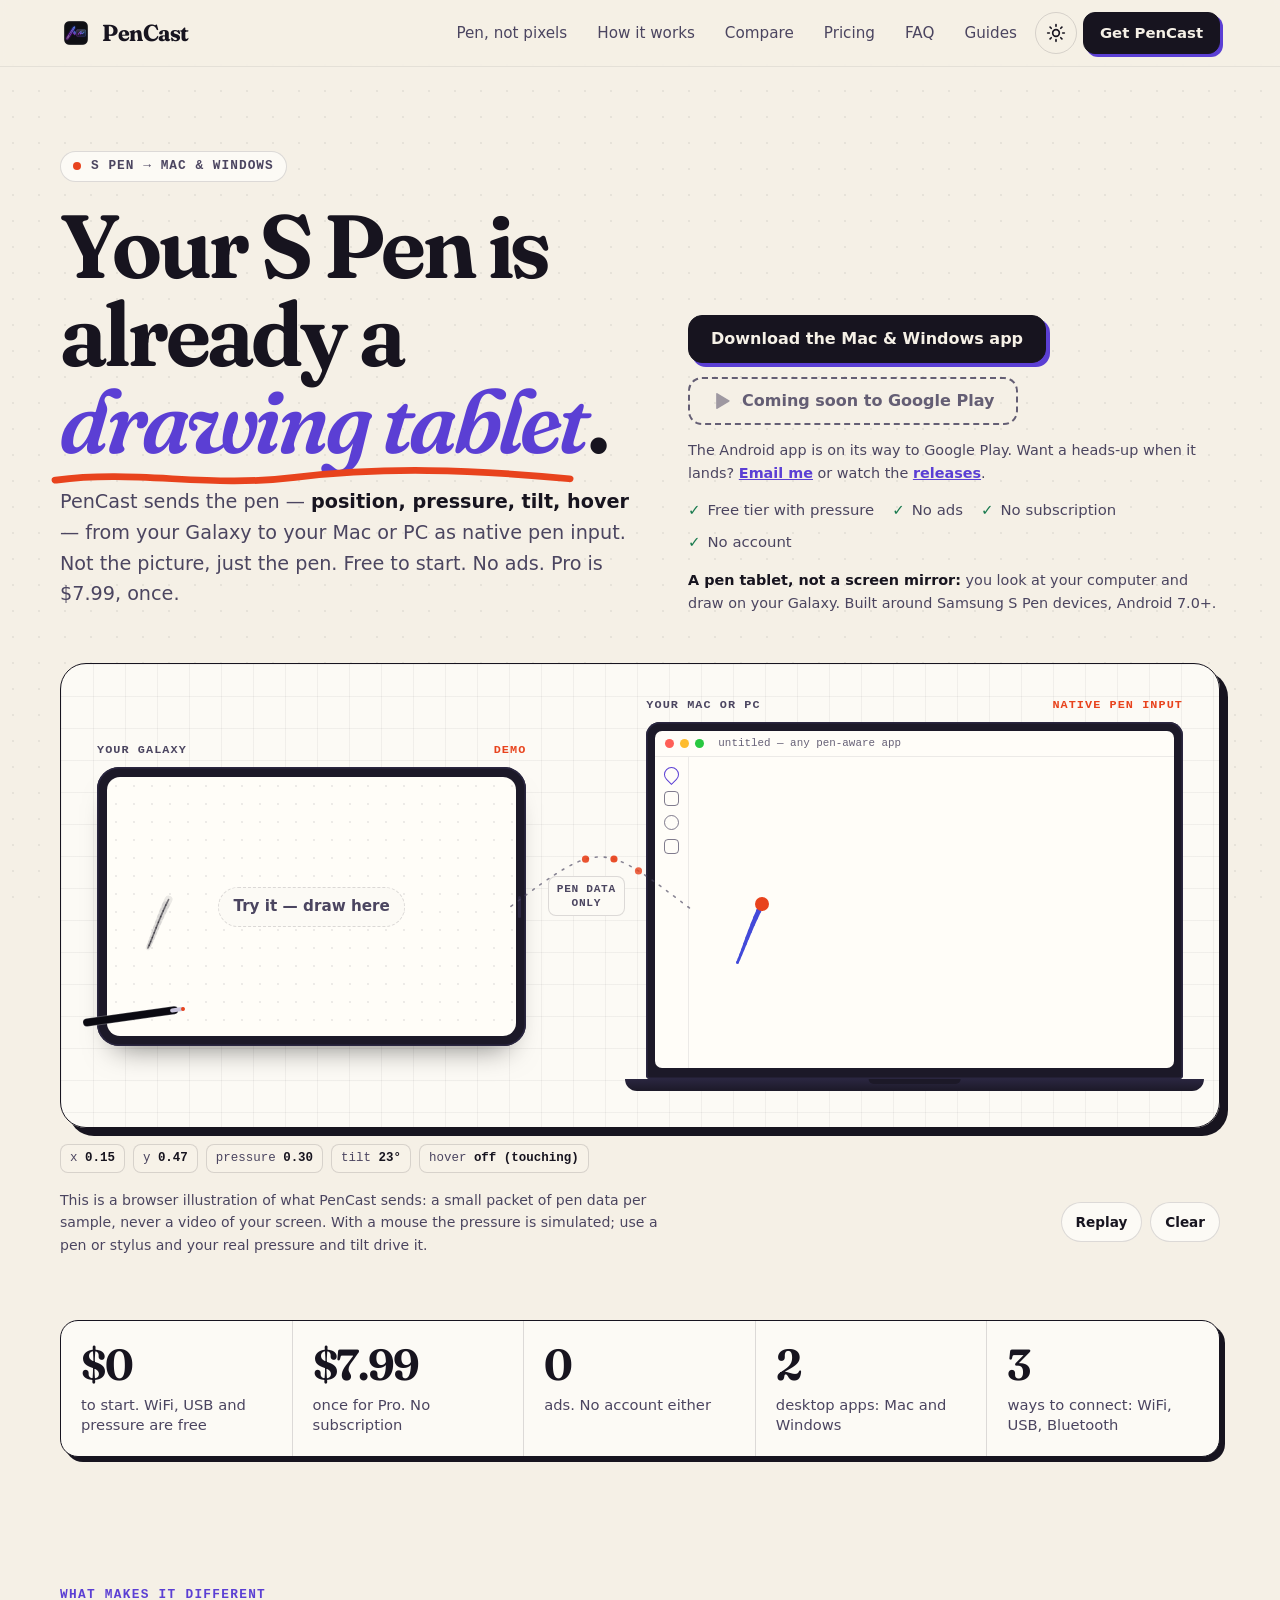
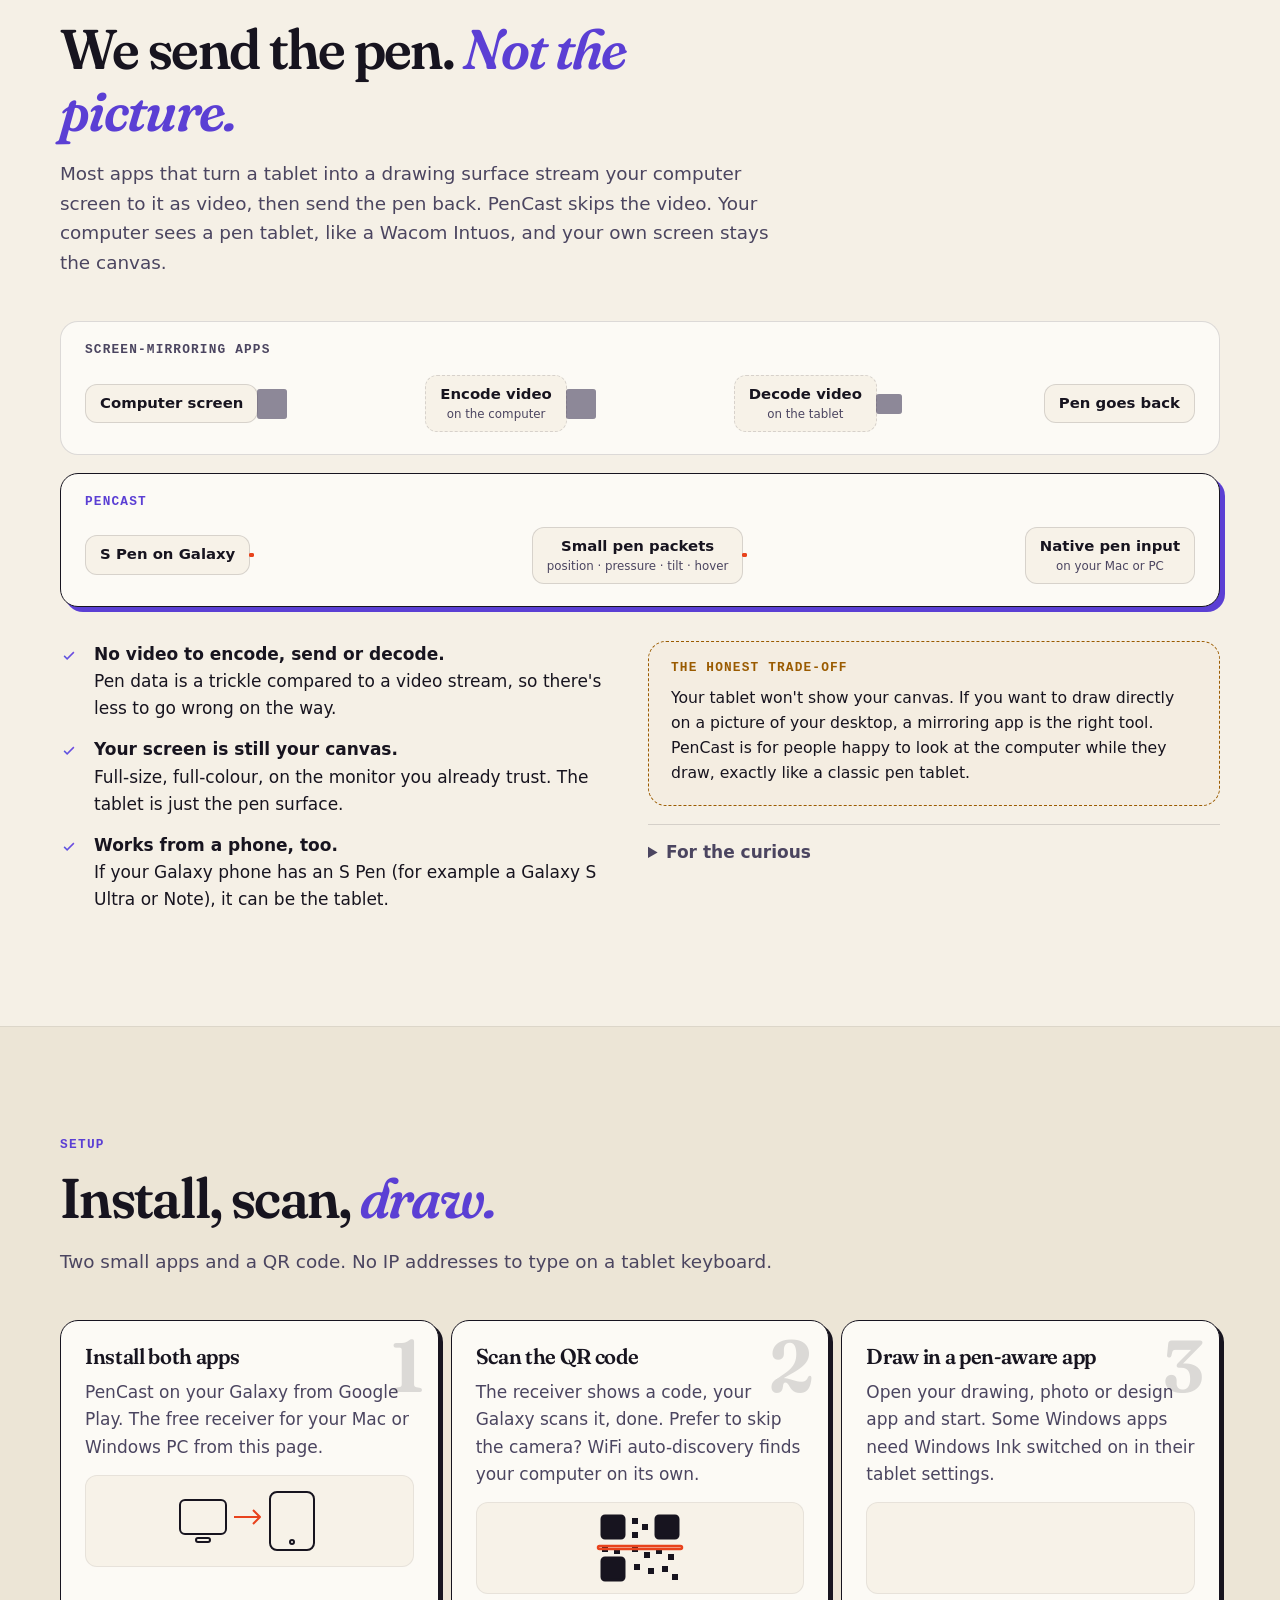
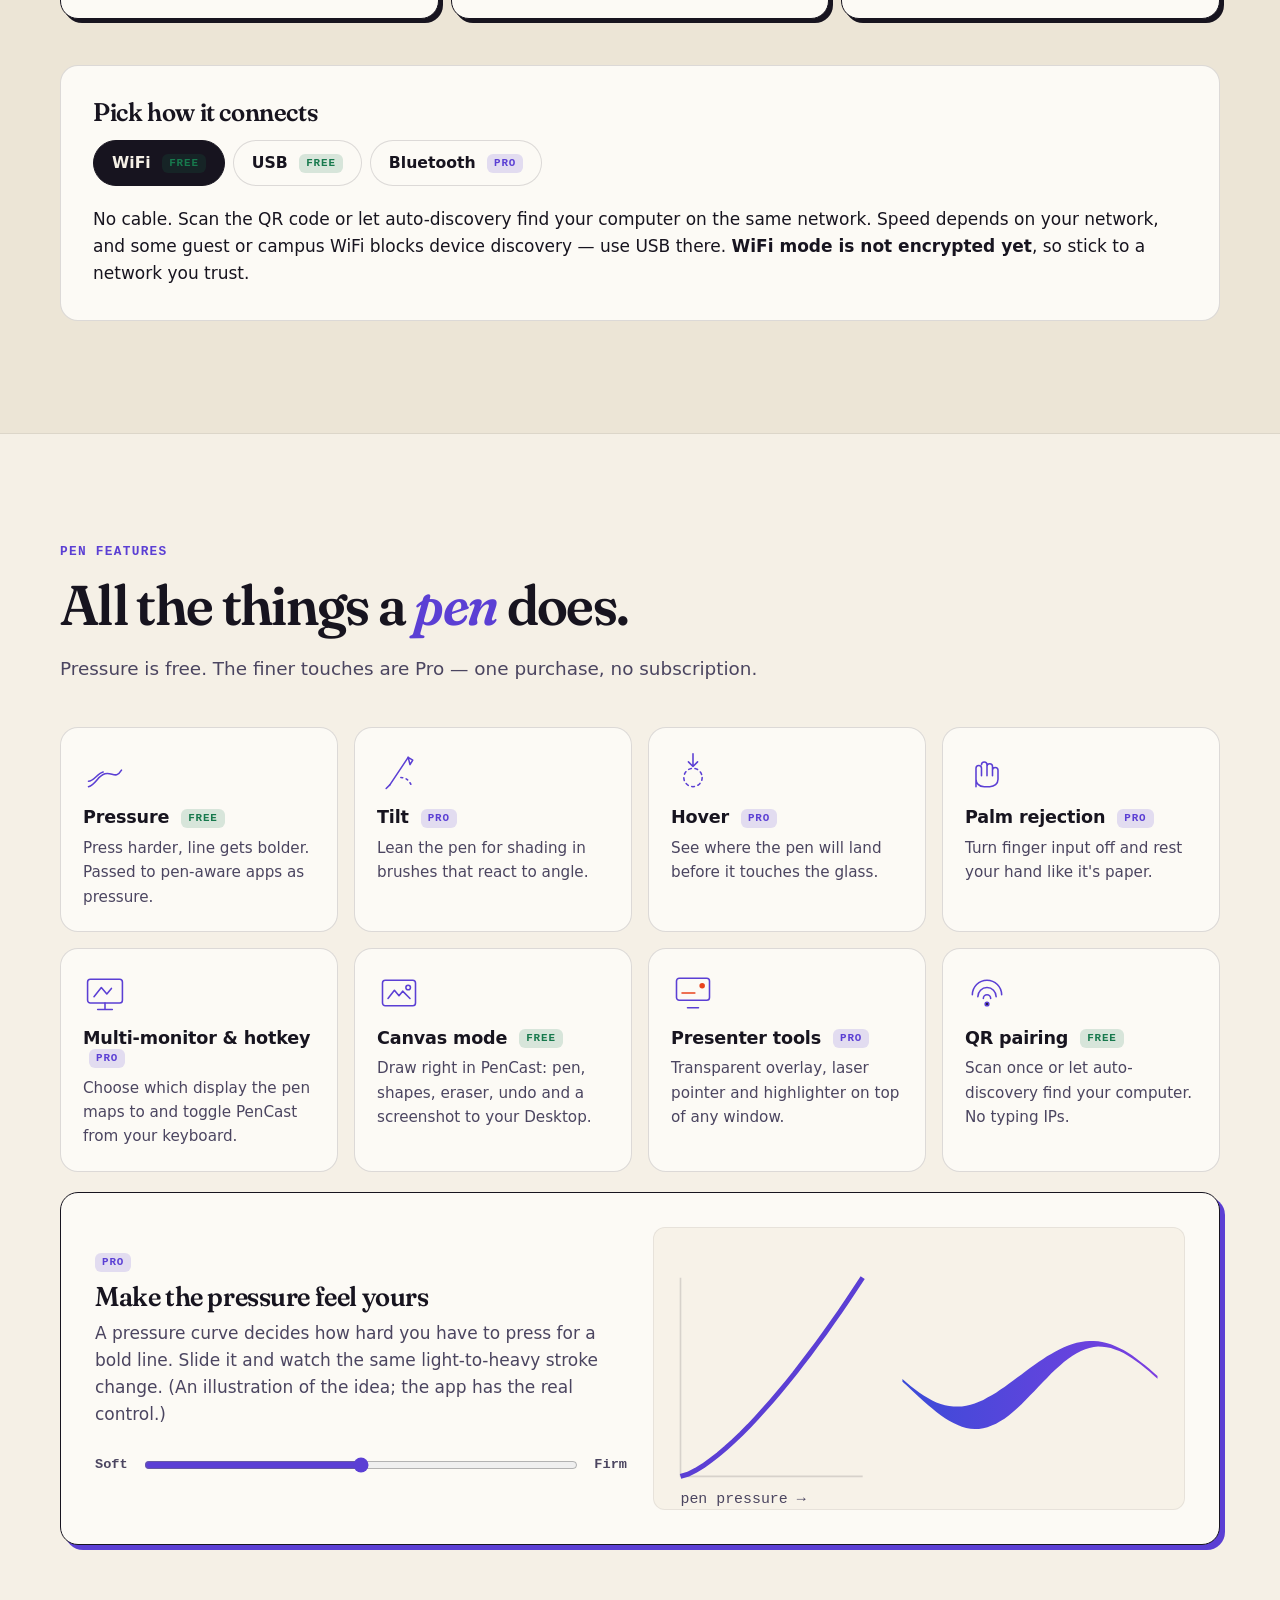
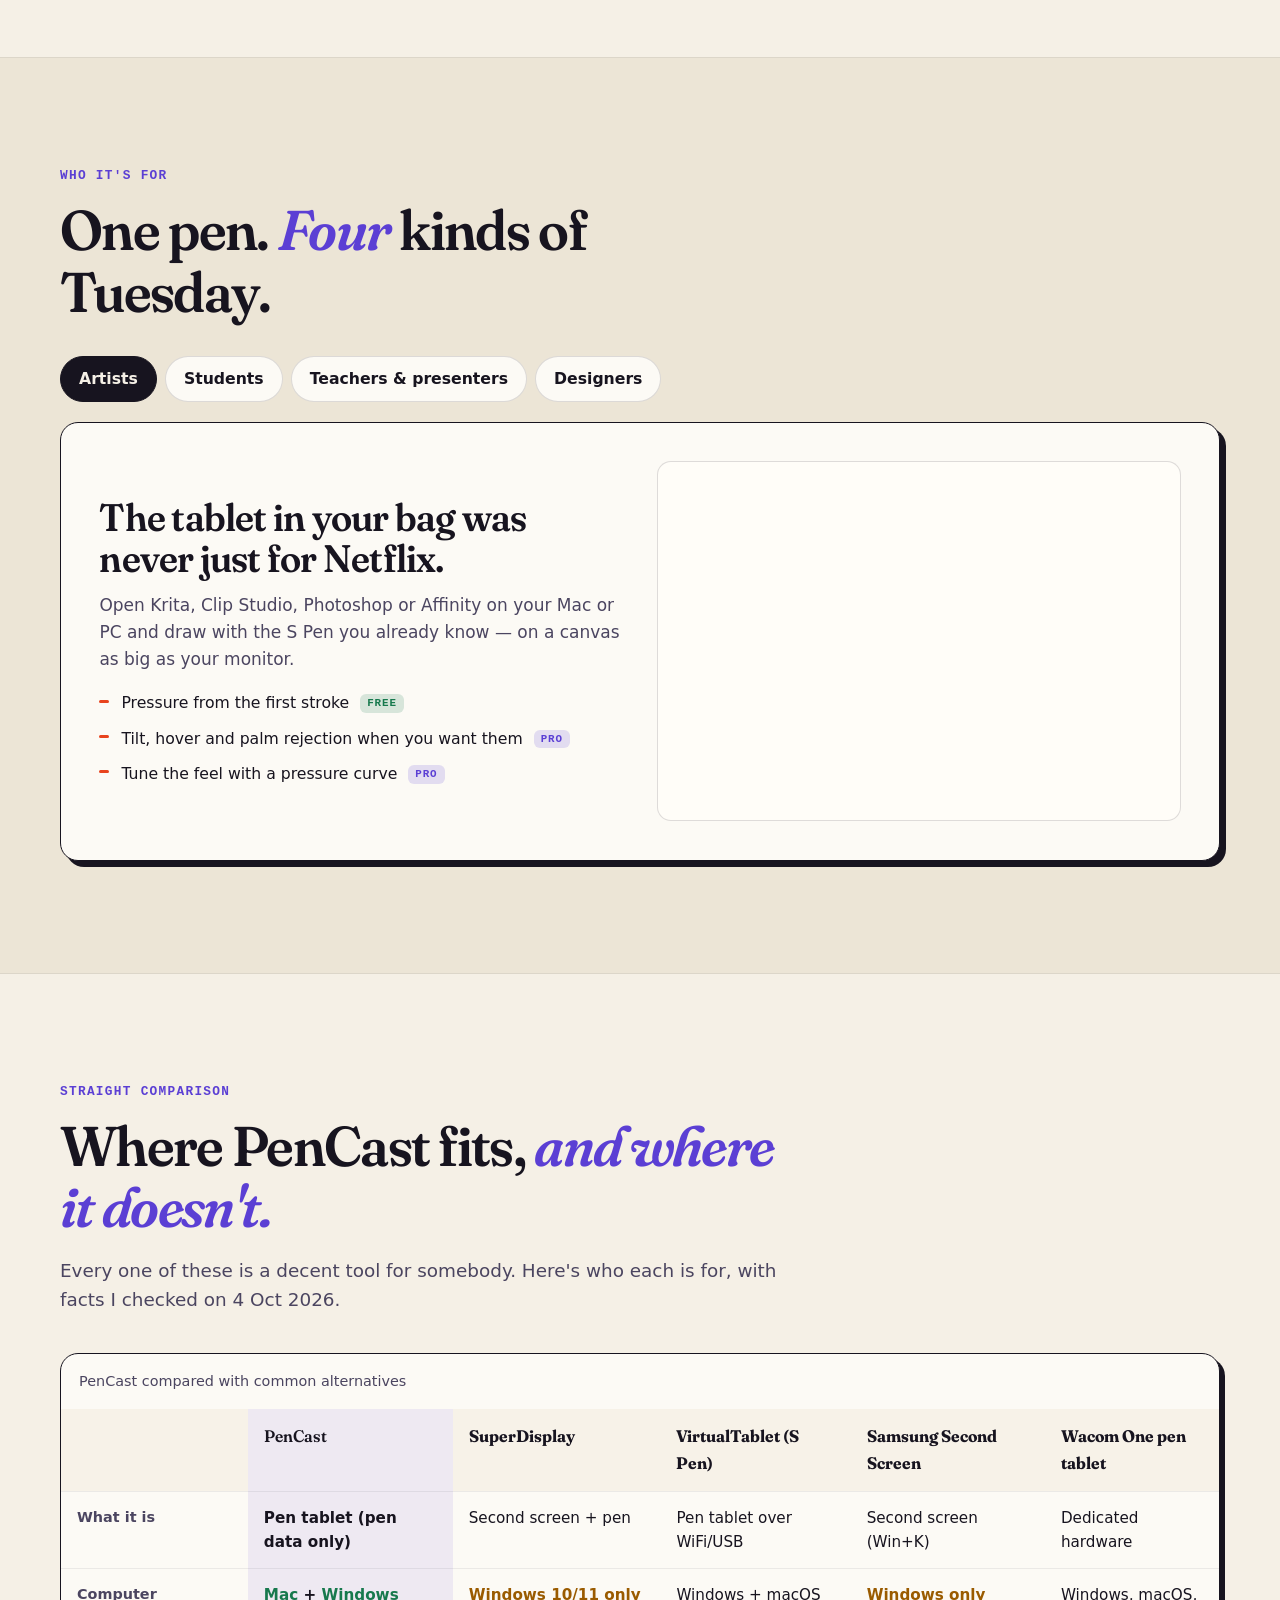
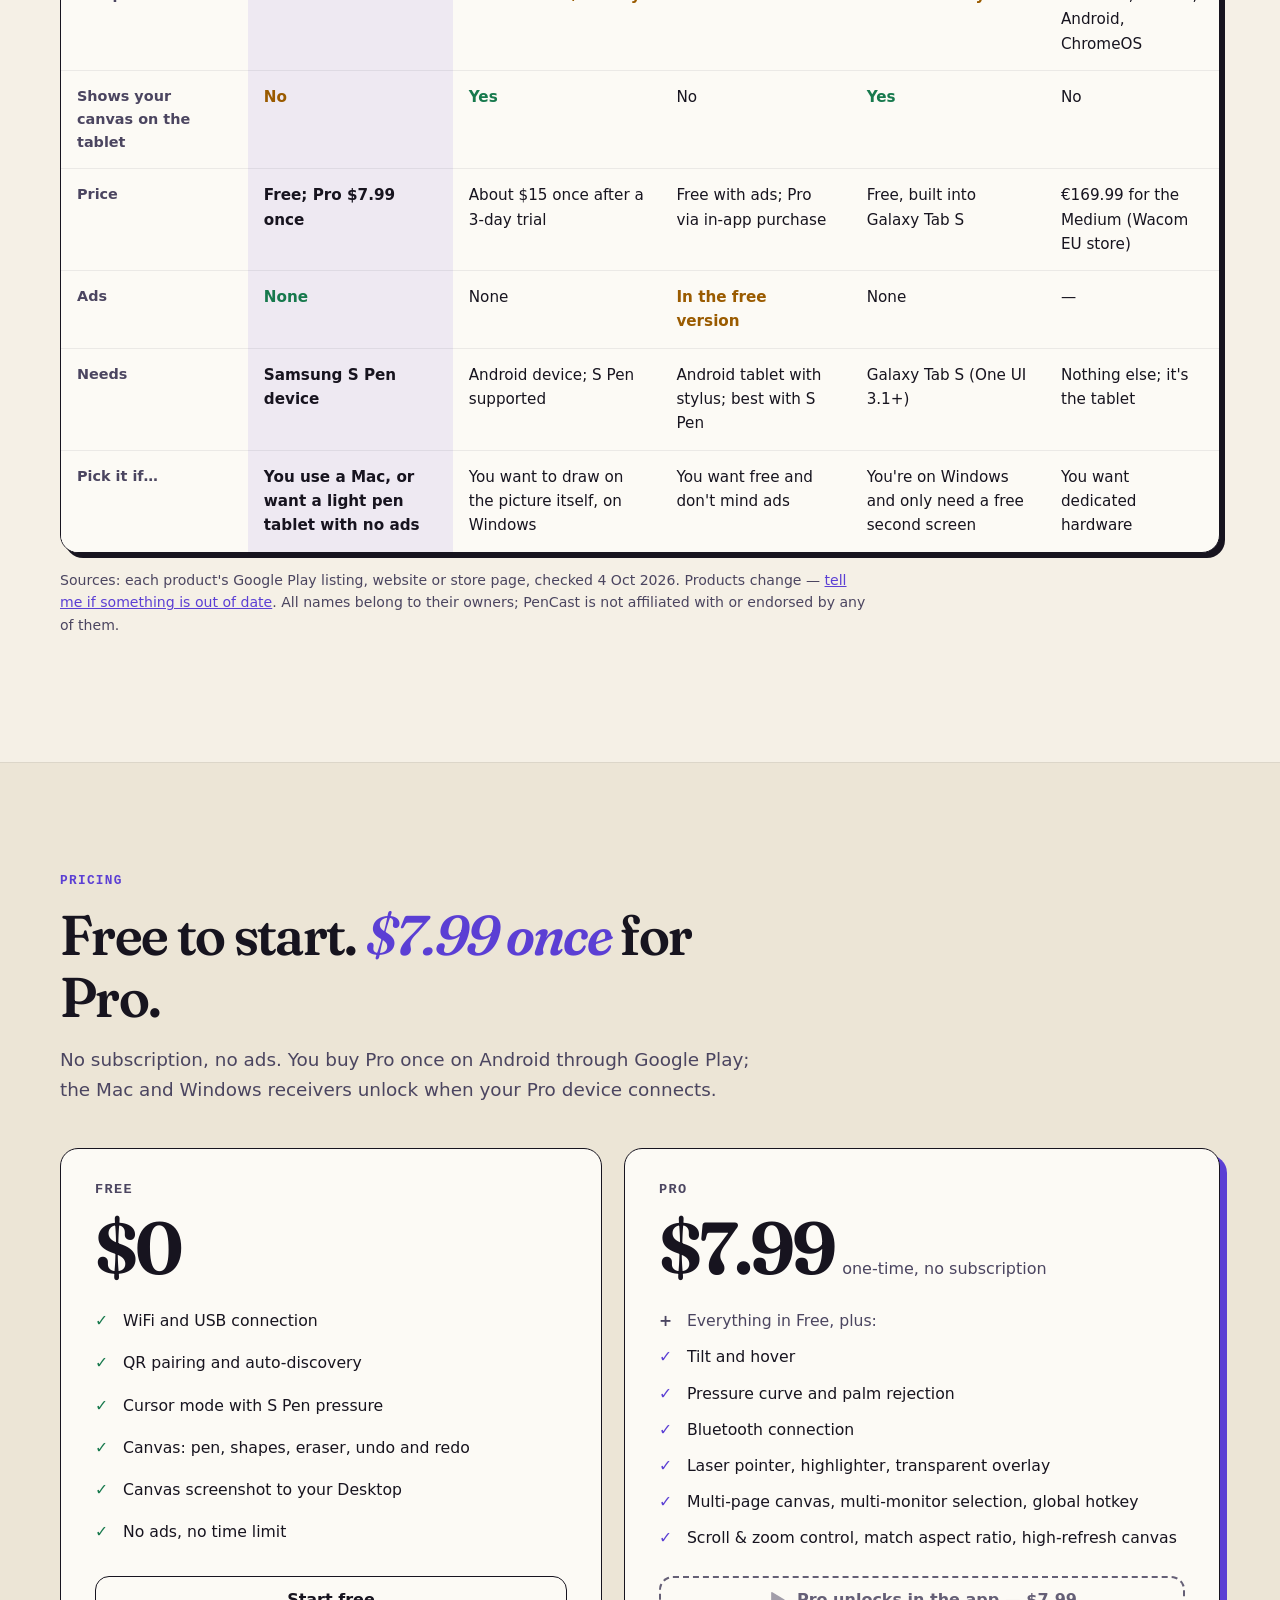
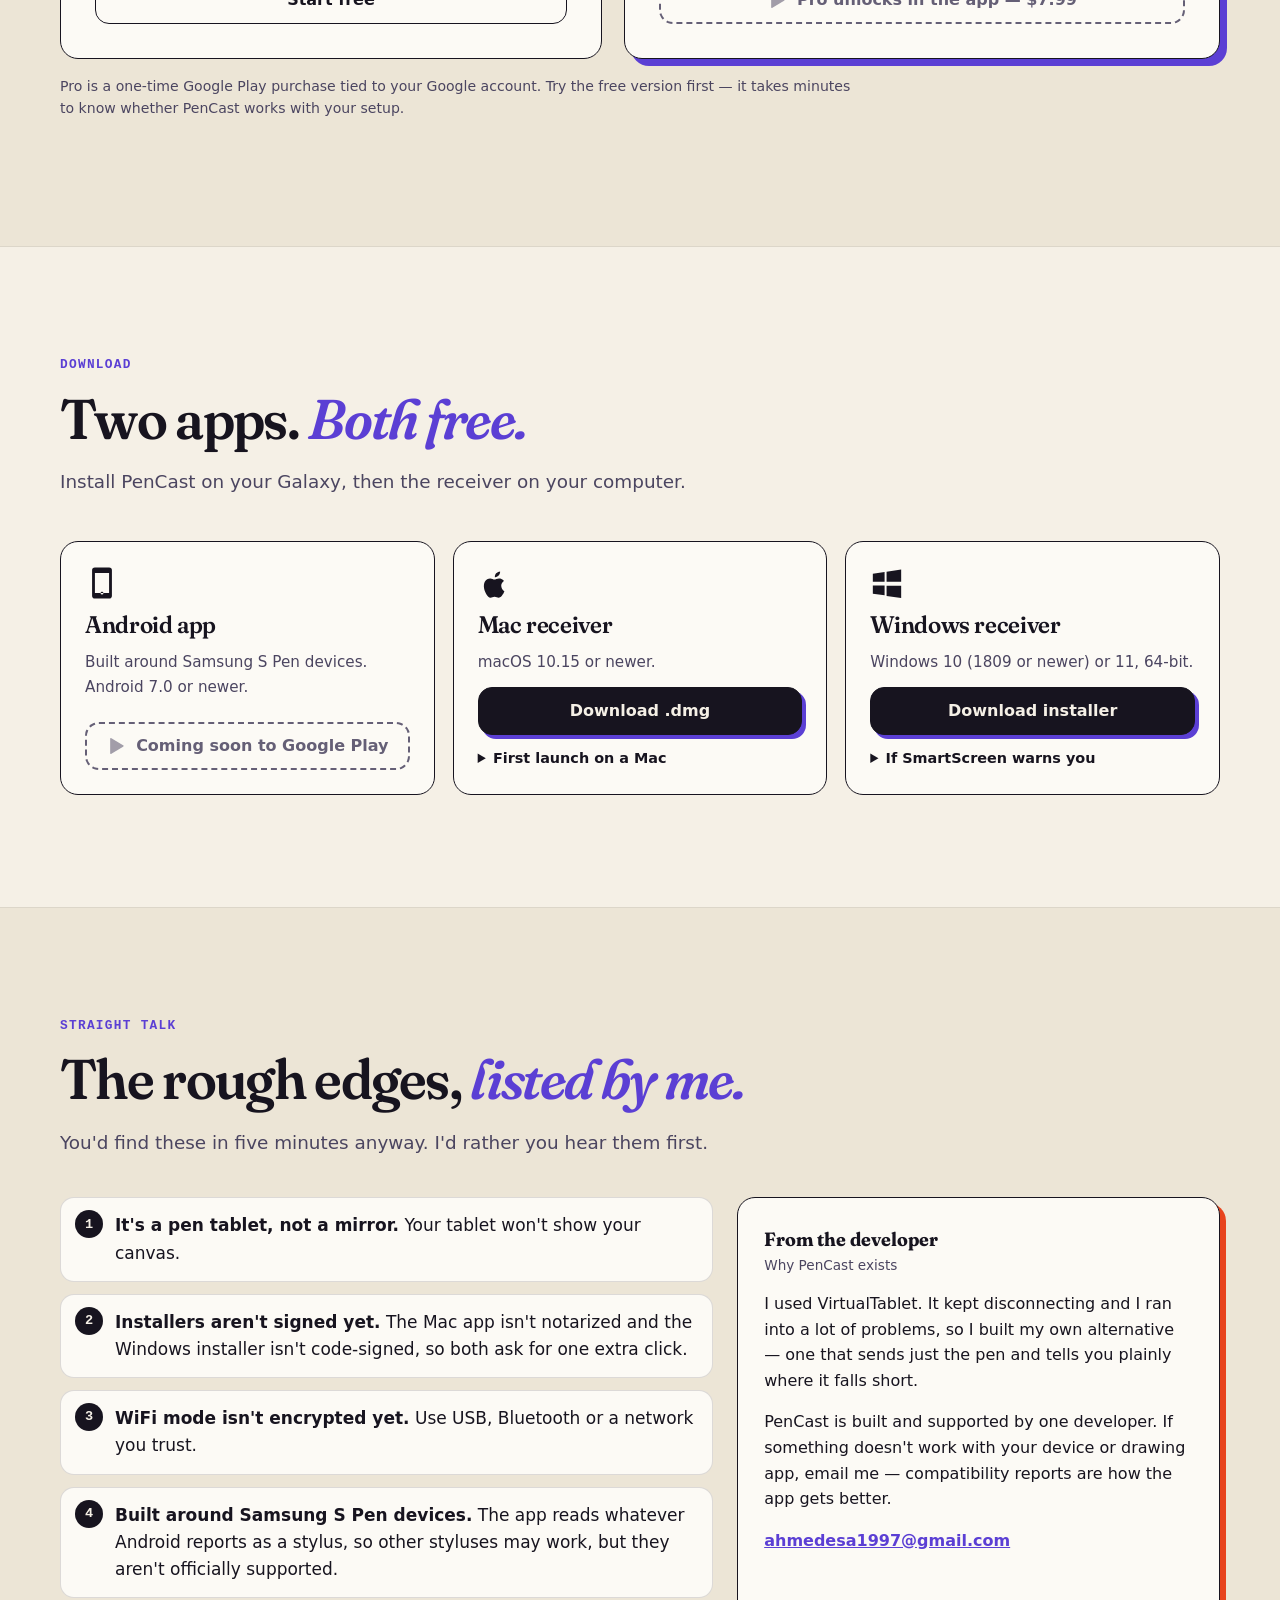
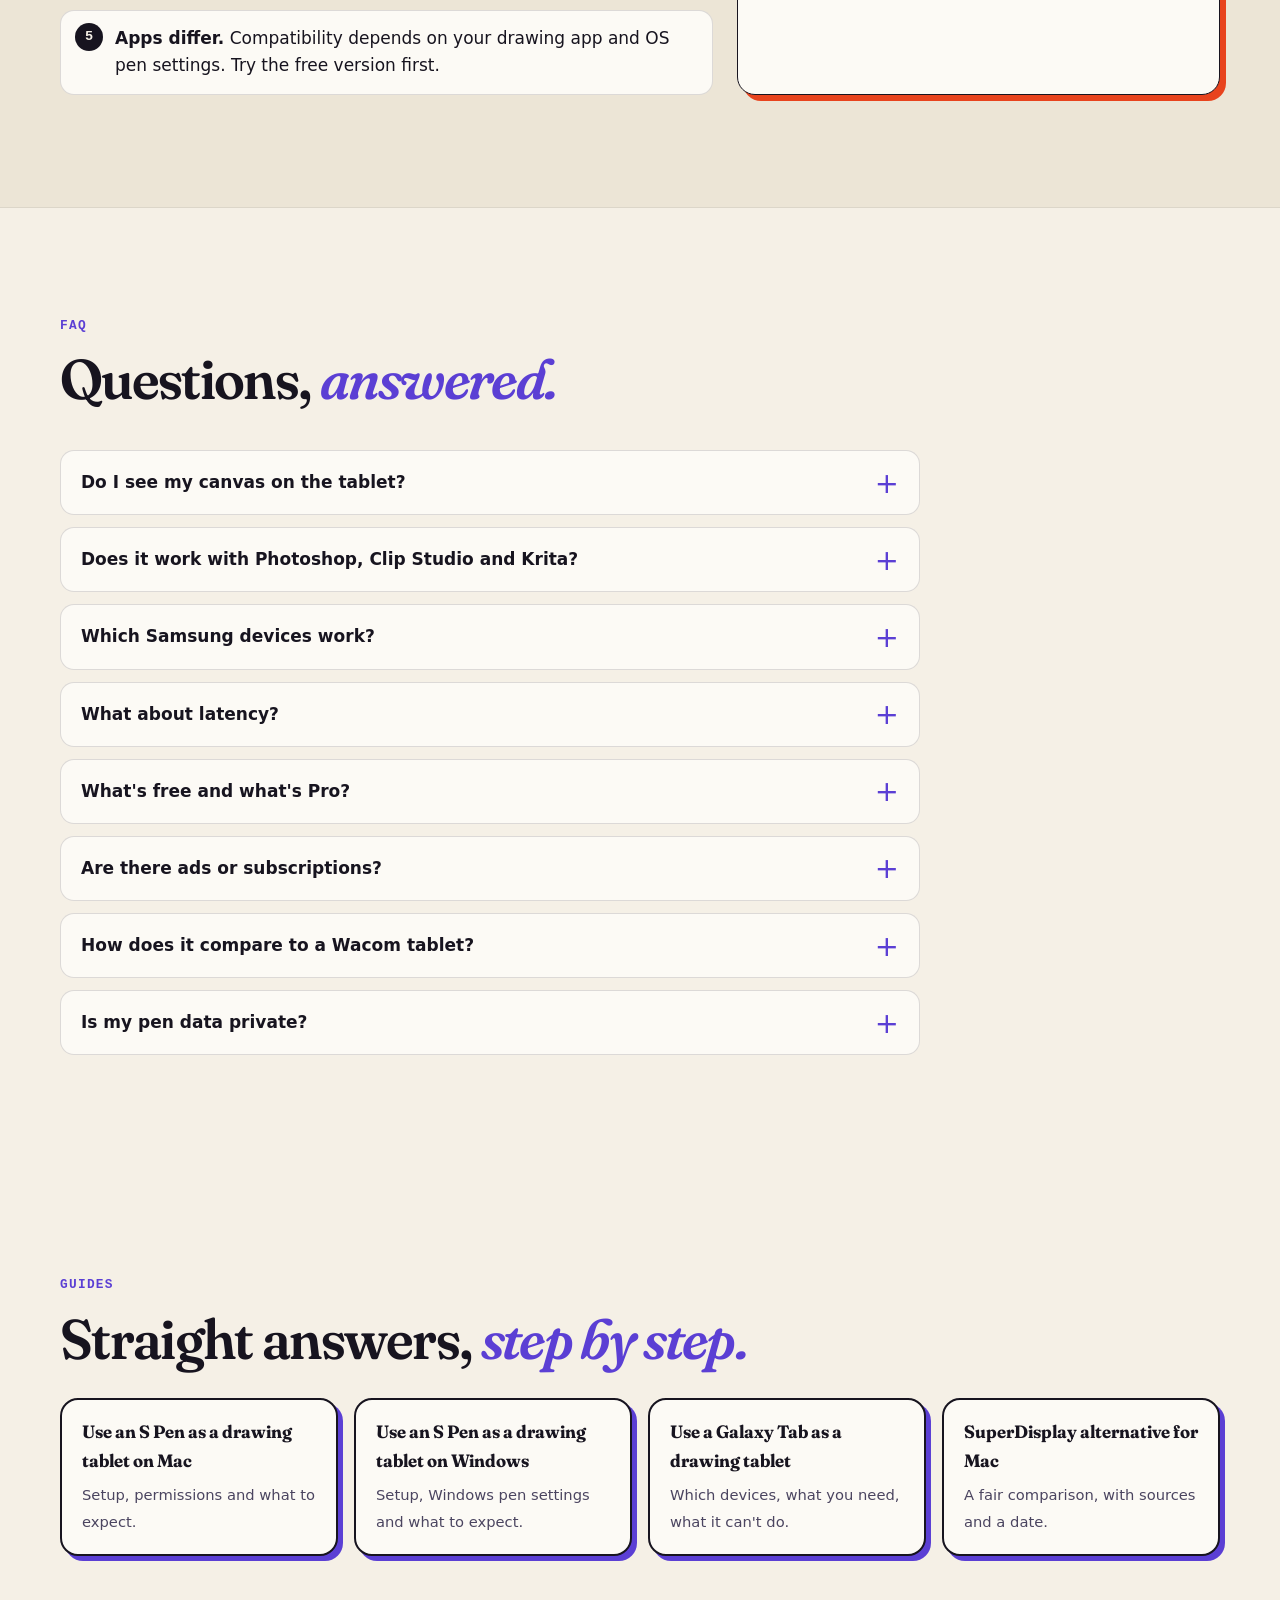
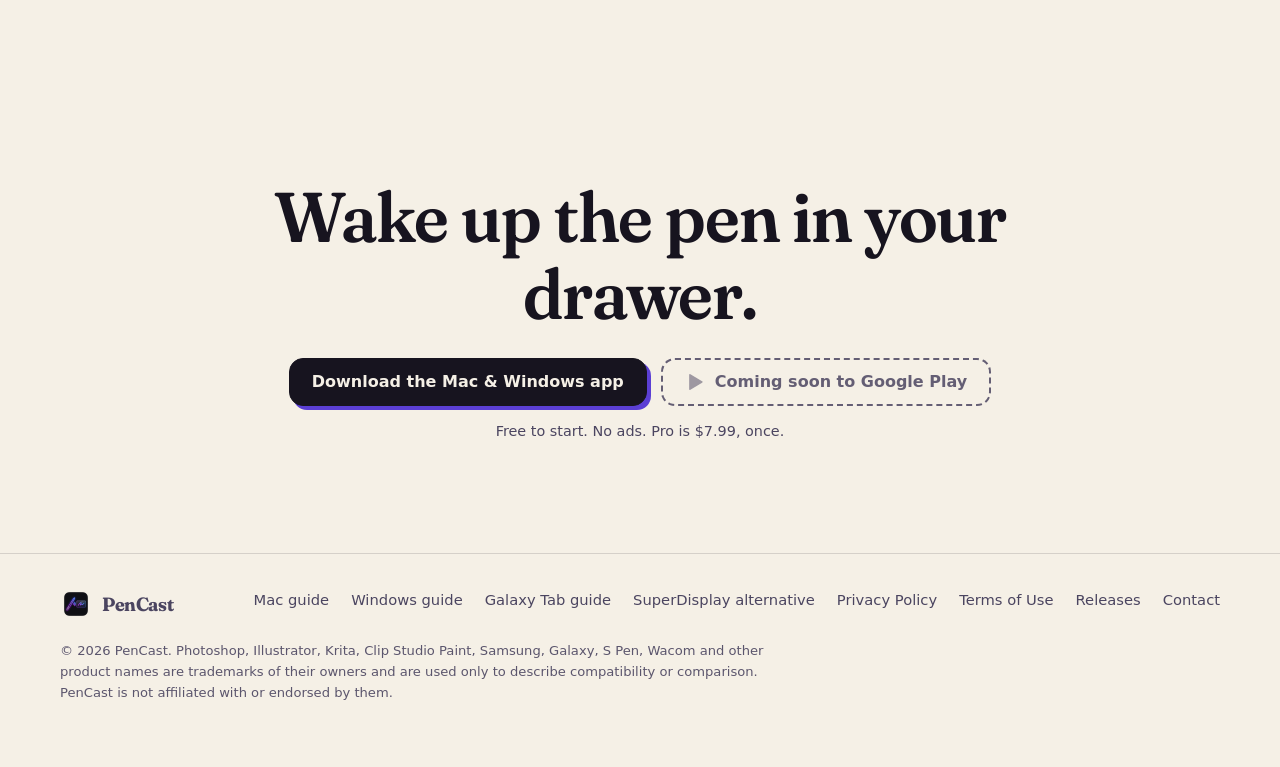
<file: index.html>
<!DOCTYPE html>
<html lang="en" class="no-js">

<head>
  <meta charset="UTF-8">
  <meta name="viewport" content="width=device-width, initial-scale=1.0">
  <meta name="google-site-verification" content="Tv5Al7BpIxvyG0jwSjHfa2HLJM-hwKjzmpsP_TnV1W8" />
  <title>PenCast — S Pen Drawing Tablet for Mac &amp; Windows</title>
  <meta name="description" content="Use your Samsung S Pen as a pen tablet for Mac and Windows. Pressure, tilt and hover over WiFi, USB or Bluetooth. Free to start; Pro is $7.99 one-time. No ads." />
  <meta name="robots" content="index, follow, max-image-preview:large">
  <meta name="theme-color" content="#f5f0e6" media="(prefers-color-scheme: light)" />
  <meta name="theme-color" content="#0f0d16" media="(prefers-color-scheme: dark)" />
  <link rel="canonical" href="https://pencastapp.com/" />

  <meta property="og:type" content="website" />
  <meta property="og:site_name" content="PenCast" />
  <meta property="og:locale" content="en_US" />
  <meta property="og:url" content="https://pencastapp.com/" />
  <meta property="og:title" content="PenCast — Your S Pen is already a drawing tablet" />
  <meta property="og:description" content="Use your Samsung S Pen as a pen tablet for Mac and Windows. Pressure, tilt and hover. Free to start, Pro is a one-time purchase. No ads." />
  <meta property="og:image" content="https://pencastapp.com/images/og-image.png" />
  <meta property="og:image:width" content="1200" />
  <meta property="og:image:height" content="630" />
  <meta property="og:image:alt" content="A stroke drawn with an S Pen on a tablet arriving on a laptop screen" />

  <meta name="twitter:card" content="summary_large_image" />
  <meta name="twitter:url" content="https://pencastapp.com/" />
  <meta name="twitter:title" content="PenCast — Your S Pen is already a drawing tablet" />
  <meta name="twitter:description" content="S Pen pen tablet for Mac and Windows. Free to start, $7.99 one-time Pro, no ads." />
  <meta name="twitter:image" content="https://pencastapp.com/images/og-image.png" />
  <meta name="twitter:image:alt" content="A stroke drawn with an S Pen on a tablet arriving on a laptop screen" />

  <link rel="icon" type="image/png" sizes="32x32" href="images/favicon-32.png" />
  <link rel="apple-touch-icon" href="images/app_logo_192.png" />
  <link rel="preload" href="assets/fonts/fraunces.woff2" as="font" type="font/woff2" crossorigin />
  <link rel="stylesheet" href="assets/style.css" />
  <script>
    /* theme before paint (no flash); JS flag */
    (function(){var d=document.documentElement;d.className=d.className.replace('no-js','js');try{var t=localStorage.getItem('pc-theme');var m=/[?&]theme=(light|dark)/.exec(location.search);if(m)t=m[1];if(t==='light'||t==='dark')d.setAttribute('data-theme',t);}catch(e){}})();
  </script>

  <script type="application/ld+json">
    {
      "@context": "https://schema.org",
      "@graph": [
        {
          "@type": "WebSite",
          "@id": "https://pencastapp.com/#website",
          "url": "https://pencastapp.com/",
          "name": "PenCast",
          "inLanguage": "en"
        },
        {
          "@type": "SoftwareApplication",
          "@id": "https://pencastapp.com/#app",
          "name": "PenCast",
          "alternateName": "PenCast – S Pen Drawing Tablet",
          "operatingSystem": "Android 7.0+ (sender app); macOS 10.15+ and Windows 10/11 (receiver)",
          "applicationCategory": "DesignApplication",
          "description": "Android app that sends S Pen pressure, tilt and hover to a free PenCast receiver on Mac and Windows over WiFi, USB or Bluetooth, so the S Pen works as a pen tablet. Free to start; Pro is a one-time in-app purchase. No ads.",
          "image": "https://pencastapp.com/images/app_logo.png",
          "offers": {
            "@type": "Offer",
            "price": "0",
            "priceCurrency": "USD",
            "description": "Free to download. Optional PenCast Pro in-app purchase: $7.99 one-time, no subscription."
          },
          "url": "https://pencastapp.com/",
          "downloadUrl": "https://github.com/ahmedesa/pencast-app/releases/latest",
          "author": { "@type": "Person", "name": "Ahmed Essa" }
        },
        {
          "@type": "FAQPage",
          "mainEntity": [
            { "@type": "Question", "name": "Do I see my canvas on the tablet?", "acceptedAnswer": { "@type": "Answer", "text": "No. PenCast is a pen tablet, not a screen mirror: you look at your computer and draw on your Galaxy. It sends pen data (position, pressure, tilt, hover), not a video of your screen. If you want the picture on the tablet, a mirroring app is the right tool." } },
            { "@type": "Question", "name": "Does PenCast work with Photoshop and Clip Studio?", "acceptedAnswer": { "@type": "Answer", "text": "PenCast sends your S Pen as native pen input (tablet events on macOS, pen input on Windows), so pen-aware apps such as Photoshop, Clip Studio Paint and Krita can read pressure. Compatibility varies by app and OS settings. Try the free version first." } },
            { "@type": "Question", "name": "Which Samsung devices work?", "acceptedAnswer": { "@type": "Answer", "text": "PenCast is built around Samsung Galaxy devices that support an S Pen, for example Galaxy Tab S tablets, Galaxy S Ultra phones and Galaxy Note phones, on Android 7.0 or newer. The app has no device list: it reads whatever Android reports as a stylus. Other styluses may work but are not officially supported, so try the free version first." } },
            { "@type": "Question", "name": "What is the latency?", "acceptedAnswer": { "@type": "Answer", "text": "PenCast sends small pen packets instead of streaming video. USB is the most consistent mode, WiFi depends on your network. The app shows a live round-trip time so you can check your own setup." } },
            { "@type": "Question", "name": "Which features are free and which are Pro?", "acceptedAnswer": { "@type": "Answer", "text": "Free: WiFi and USB connection, QR pairing, cursor mode, pressure, and a drawing canvas with shapes, undo and screenshot. Pro ($7.99 one-time, no subscription) adds Bluetooth, hover, tilt, pressure curve, palm rejection, laser pointer, highlighter, transparent overlay, multi-page canvas, multi-monitor selection and a global hotkey." } },
            { "@type": "Question", "name": "Does PenCast have ads or subscriptions?", "acceptedAnswer": { "@type": "Answer", "text": "No ads and no subscription. Pro is a single one-time purchase through Google Play. The app uses Firebase for crash reports and basic analytics; see the privacy policy." } },
            { "@type": "Question", "name": "How does PenCast compare to a Wacom tablet?", "acceptedAnswer": { "@type": "Answer", "text": "PenCast turns a device you already own into a pen tablet, which can save you the cost of dedicated hardware. A dedicated tablet will still have its own driver support and wired connection, so expect some differences, especially over WiFi." } },
            { "@type": "Question", "name": "How does the connection work?", "acceptedAnswer": { "@type": "Answer", "text": "WiFi with automatic discovery or QR code pairing, USB through an ADB tunnel (requires USB debugging), and Bluetooth LE (Pro) for use without WiFi. WiFi mode is not encrypted yet, so use a network you trust or choose USB or Bluetooth." } }
          ]
        }
      ]
    }
  </script>
</head>

<body>
  <a class="skip" href="#main">Skip to content</a>

  <header class="site-header">
    <div class="wrap bar">
      <a class="brand" href="#top" aria-label="PenCast home"><img src="images/app_logo_64.png" width="32" height="32" alt="" />PenCast</a>
      <nav class="nav" id="nav" aria-label="Main">
        <a class="link" href="#pen-not-pixels">Pen, not pixels</a>
        <a class="link" href="#how">How it works</a>
        <a class="link" href="#compare">Compare</a>
        <a class="link" href="#pricing">Pricing</a>
        <a class="link" href="#faq">FAQ</a>
        <a class="link" href="#guides">Guides</a>
        <button class="icon-btn theme-btn" id="themeBtn" type="button" aria-label="Toggle light and dark theme">
          <svg class="sun" width="20" height="20" viewBox="0 0 24 24" fill="none" stroke="currentColor" stroke-width="2" stroke-linecap="round" aria-hidden="true"><circle cx="12" cy="12" r="4"/><path d="M12 2v2M12 20v2M4.9 4.9l1.4 1.4M17.7 17.7l1.4 1.4M2 12h2M20 12h2M4.9 19.1l1.4-1.4M17.7 6.3l1.4-1.4"/></svg>
          <svg class="moon" width="20" height="20" viewBox="0 0 24 24" fill="none" stroke="currentColor" stroke-width="2" stroke-linecap="round" stroke-linejoin="round" aria-hidden="true"><path d="M21 12.8A9 9 0 1 1 11.2 3a7 7 0 0 0 9.8 9.8z"/></svg>
        </button>
        <a class="btn btn-primary btn-sm hdr-cta" href="#download" data-cta="header-download">Get PenCast</a>
      </nav>
      <button class="icon-btn menu-btn" id="menuBtn" type="button" aria-expanded="false" aria-controls="nav" aria-label="Menu">
        <svg width="22" height="22" viewBox="0 0 24 24" fill="none" stroke="currentColor" stroke-width="2" stroke-linecap="round" aria-hidden="true"><path d="M4 7h16M4 12h16M4 17h16"/></svg>
      </button>
    </div>
  </header>

  <main id="main">
    <!-- ================= HERO ================= -->
    <section class="hero" id="top">
      <div class="wrap">
        <div class="hero-grid">
          <div>
            <span class="eyebrow"><i></i>S Pen &rarr; Mac &amp; Windows</span>
            <h1>Your S Pen is already a <em>drawing tablet<svg viewBox="0 0 300 20" preserveAspectRatio="none" aria-hidden="true"><path d="M4 12 C 50 4, 90 18, 140 10 S 240 4, 296 11"/></svg></em>.</h1>
            <p class="lede">PenCast sends the pen &mdash; <strong>position, pressure, tilt, hover</strong> &mdash; from your Galaxy to your Mac or PC as native pen input. Not the picture, just the pen. Free to start. No ads. Pro is $7.99, once.</p>
          </div>
          <div>
            <div class="cta-row">
              <a class="btn btn-primary" id="ctaDesk" href="#download" data-cta="hero-desktop">Download the Mac &amp; Windows app</a>
              <!--play:begin hero-play--><span class="btn btn-soon" role="note" aria-label="Coming soon to Google Play" data-cta="hero-play"><svg viewBox="0 0 24 24" fill="currentColor" aria-hidden="true"><path d="M5 3.5v17a1 1 0 0 0 1.5.86l14-8.5a1 1 0 0 0 0-1.72l-14-8.5A1 1 0 0 0 5 3.5z"/></svg>Coming soon to Google Play</span><!--play:end-->
            </div>
            <p class="fine soon-note">The Android app is on its way to Google Play. Want a heads-up when it lands? <a href="mailto:ahmedesa1997@gmail.com?subject=Tell%20me%20when%20PenCast%20is%20on%20Google%20Play">Email me</a> or watch the <a href="https://github.com/ahmedesa/pencast-app/releases" rel="noopener">releases</a>.</p>
            <ul class="ticks" aria-label="Key facts">
              <li>Free tier with pressure</li>
              <li>No ads</li>
              <li>No subscription</li>
              <li>No account</li>
            </ul>
            <p class="fine" style="margin-top:14px"><b>A pen tablet, not a screen mirror:</b> you look at your computer and draw on your Galaxy. Built around Samsung S Pen devices, Android 7.0+.</p>
          </div>
        </div>

        <!-- Live demo: tablet -> laptop -->
        <div class="stage-wrap">
          <div class="stage" id="stage">
            <div>
              <p class="dev-label"><span>Your Galaxy</span><span id="srcLabel">demo</span></p>
              <div class="tablet">
                <div class="screen" id="tabScreen">
                  <canvas id="tabCanvas" aria-label="Practice drawing area. Draw with a mouse, finger or pen to see the stroke arrive on the laptop. Not required to use the site." role="img"></canvas>
                  <div class="hint" id="hint"><span>Try it &mdash; draw here</span></div>
                </div>
                <svg class="spen" viewBox="0 0 104 10" aria-hidden="true"><rect x="0" y="1" width="96" height="8" rx="4" fill="#0b0a12" stroke="rgba(255,255,255,.25)"/><rect x="88" y="3" width="14" height="4" rx="2" fill="#c9c4dc"/><circle cx="101" cy="5" r="2" fill="#e8431d"/></svg>
              </div>
            </div>
            <div class="mid" aria-hidden="true"><span>pen data<br>only</span></div>
            <div>
              <p class="dev-label"><span>Your Mac or PC</span><span>native pen input</span></p>
              <div class="laptop">
                <div class="lid">
                  <div class="lscreen">
                    <div class="wbar"><i></i><i></i><i></i><span>untitled &mdash; any pen-aware app</span></div>
                    <div class="wbody">
                      <div class="tools" aria-hidden="true"><b></b><b></b><b></b><b></b></div>
                      <div class="canvasbox"><canvas id="lapCanvas" aria-hidden="true"></canvas><div class="cursor" id="cursor"></div></div>
                    </div>
                  </div>
                </div>
                <div class="base"></div>
              </div>
            </div>
            <svg class="flight" id="flight" aria-hidden="true"><path class="rail" id="rail" d="M0 0"/><g id="packets"></g></svg>
          </div>
          <div class="readout" id="readout" aria-hidden="true">
            <span>x <b id="rx">0.00</b></span><span>y <b id="ry">0.00</b></span><span>pressure <b id="rp">0.00</b></span><span>tilt <b id="rt">&mdash;</b></span><span>hover <b id="rh">off</b></span>
          </div>
          <div class="stage-foot">
            <p id="demoNote">This is a browser illustration of what PenCast sends: a small packet of pen data per sample, never a video of your screen. With a mouse the pressure is simulated; use a pen or stylus and your real pressure and tilt drive it.</p>
            <div class="mini-btns"><button class="chip-btn" id="replay" type="button">Replay</button><button class="chip-btn" id="clear" type="button">Clear</button></div>
          </div>
        </div>
      </div>
    </section>

    <!-- ================= FACTS ================= -->
    <section class="sec" style="padding-top:36px;padding-bottom:20px" aria-label="Facts">
      <div class="wrap">
        <div class="facts rv">
          <div class="fact"><b>$0</b><span>to start. WiFi, USB and pressure are free</span></div>
          <div class="fact"><b>$7.99</b><span>once for Pro. No subscription</span></div>
          <div class="fact"><b>0</b><span>ads. No account either</span></div>
          <div class="fact"><b>2</b><span>desktop apps: Mac and Windows</span></div>
          <div class="fact"><b>3</b><span>ways to connect: WiFi, USB, Bluetooth</span></div>
        </div>
      </div>
    </section>

    <!-- ================= PEN NOT PIXELS ================= -->
    <section class="sec" id="pen-not-pixels">
      <div class="wrap">
        <div class="kicker rv">What makes it different</div>
        <h2 class="rv">We send the pen. <em>Not the picture.</em></h2>
        <p class="sub rv">Most apps that turn a tablet into a drawing surface stream your computer screen to it as video, then send the pen back. PenCast skips the video. Your computer sees a pen tablet, like a Wacom Intuos, and your own screen stays the canvas.</p>

        <div class="lanes rv">
          <div class="lane">
            <h3>Screen-mirroring apps</h3>
            <div class="chain">
              <div class="node">Computer screen</div>
              <div class="pipe fat" aria-hidden="true"><i></i><i></i><i></i></div>
              <div class="node heavy">Encode video<small>on the computer</small></div>
              <div class="pipe fat" aria-hidden="true"><i></i><i></i><i></i></div>
              <div class="node heavy">Decode video<small>on the tablet</small></div>
              <div class="pipe" aria-hidden="true"><i></i><i></i><i></i></div>
              <div class="node">Pen goes back</div>
            </div>
          </div>
          <div class="lane hero-lane">
            <h3>PenCast</h3>
            <div class="chain">
              <div class="node">S Pen on Galaxy</div>
              <div class="pipe thin" aria-hidden="true"><i></i><i></i><i></i></div>
              <div class="node">Small pen packets<small>position &middot; pressure &middot; tilt &middot; hover</small></div>
              <div class="pipe thin" aria-hidden="true"><i></i><i></i><i></i></div>
              <div class="node">Native pen input<small>on your Mac or PC</small></div>
            </div>
          </div>
        </div>

        <div class="two rv">
          <ul class="pt-list">
            <li><strong>No video to encode, send or decode.</strong>Pen data is a trickle compared to a video stream, so there's less to go wrong on the way.</li>
            <li><strong>Your screen is still your canvas.</strong>Full-size, full-colour, on the monitor you already trust. The tablet is just the pen surface.</li>
            <li><strong>Works from a phone, too.</strong>If your Galaxy phone has an S Pen (for example a Galaxy S Ultra or Note), it can be the tablet.</li>
          </ul>
          <div>
            <div class="tradeoff">
              <h3>The honest trade-off</h3>
              <p>Your tablet won't show your canvas. If you want to draw directly on a picture of your desktop, a mirroring app is the right tool. PenCast is for people happy to look at the computer while they draw, exactly like a classic pen tablet.</p>
            </div>
            <details class="curious"><summary>For the curious</summary>
              <p>Each pen sample is a fixed-size 55-byte binary packet in the current protocol. WiFi uses UDP with mDNS discovery and QR pairing; USB uses an ADB tunnel. On macOS the receiver posts tablet events with pressure, tilt and proximity; on Windows it creates a synthetic pen device (Windows Ink).</p>
            </details>
          </div>
        </div>
      </div>
    </section>

    <!-- ================= HOW ================= -->
    <section class="sec alt" id="how">
      <div class="wrap">
        <div class="kicker rv">Setup</div>
        <h2 class="rv">Install, scan, <em>draw.</em></h2>
        <p class="sub rv">Two small apps and a QR code. No IP addresses to type on a tablet keyboard.</p>
        <div class="steps">
          <article class="step rv">
            <h3>Install both apps</h3>
            <p>PenCast on your Galaxy from Google Play. The free receiver for your Mac or Windows PC from this page.</p>
            <div class="art" aria-hidden="true">
              <svg width="150" height="70" viewBox="0 0 150 70" fill="none" stroke="currentColor" stroke-width="2" stroke-linejoin="round"><rect x="6" y="14" width="46" height="34" rx="5"/><rect x="22" y="52" width="14" height="4" rx="2"/><rect x="96" y="6" width="44" height="58" rx="7"/><circle cx="118" cy="56" r="2"/><path d="M60 31h26m-7-7 7 7-7 7" stroke="#e8431d"/></svg>
            </div>
          </article>
          <article class="step rv">
            <h3>Scan the QR code</h3>
            <p>The receiver shows a code, your Galaxy scans it, done. Prefer to skip the camera? WiFi auto-discovery finds your computer on its own.</p>
            <div class="art" aria-hidden="true">
              <svg class="qr" width="92" height="76" viewBox="0 0 92 76"><g><rect x="8" y="6" width="22" height="22" rx="3" fill="none" stroke="currentColor" stroke-width="3" style="stroke:var(--ink)"/><rect x="15" y="13" width="8" height="8"/><rect x="62" y="6" width="22" height="22" rx="3" fill="none" stroke="currentColor" stroke-width="3" style="stroke:var(--ink)"/><rect x="69" y="13" width="8" height="8"/><rect x="8" y="48" width="22" height="22" rx="3" fill="none" style="stroke:var(--ink)" stroke-width="3"/><rect x="15" y="55" width="8" height="8"/><rect x="38" y="8" width="6" height="6"/><rect x="48" y="14" width="6" height="6"/><rect x="38" y="22" width="6" height="6"/><rect x="38" y="36" width="6" height="6"/><rect x="50" y="42" width="6" height="6"/><rect x="62" y="38" width="6" height="6"/><rect x="74" y="44" width="6" height="6"/><rect x="40" y="54" width="6" height="6"/><rect x="54" y="58" width="6" height="6"/><rect x="68" y="56" width="6" height="6"/><rect x="78" y="64" width="6" height="6"/><rect x="8" y="36" width="6" height="6"/><rect x="20" y="38" width="6" height="6"/></g><rect class="scan" x="4" y="36" width="84" height="3" rx="1.5"/></svg>
            </div>
          </article>
          <article class="step rv">
            <h3>Draw in a pen-aware app</h3>
            <p>Open your drawing, photo or design app and start. Some Windows apps need Windows Ink switched on in their tablet settings.</p>
            <div class="art" aria-hidden="true">
              <svg width="150" height="70" viewBox="0 0 150 70" fill="none" stroke-linecap="round"><defs><linearGradient id="g3" x1="0" x2="1"><stop offset="0" stop-color="#4d5fe0"/><stop offset="1" stop-color="#7b3fe0"/></linearGradient></defs><path d="M10 50 C 30 10, 50 10, 62 38 S 100 60, 140 20" stroke="url(#g3)" stroke-width="8" style="stroke-dasharray:240;stroke-dashoffset:240;animation:draw 2.4s ease-in-out infinite alternate"/></svg>
            </div>
          </article>
        </div>

        <div class="conn rv">
          <h3>Pick how it connects</h3>
          <div class="tabs" style="margin-top:14px">
            <div role="tablist" aria-label="Connection type" data-tabs>
              <button role="tab" id="t-wifi" aria-selected="true" aria-controls="p-wifi" type="button">WiFi <span class="tag free">Free</span></button>
              <button role="tab" id="t-usb" aria-selected="false" aria-controls="p-usb" tabindex="-1" type="button">USB <span class="tag free">Free</span></button>
              <button role="tab" id="t-bt" aria-selected="false" aria-controls="p-bt" tabindex="-1" type="button">Bluetooth <span class="tag pro">Pro</span></button>
            </div>
            <div role="tabpanel" id="p-wifi" aria-labelledby="t-wifi"><p style="margin:0">No cable. Scan the QR code or let auto-discovery find your computer on the same network. Speed depends on your network, and some guest or campus WiFi blocks device discovery &mdash; use USB there. <strong>WiFi mode is not encrypted yet</strong>, so stick to a network you trust.</p></div>
            <div role="tabpanel" id="p-usb" aria-labelledby="t-usb" hidden><p style="margin:0">Plug in, and PenCast talks through an ADB tunnel (USB debugging must be on). It's the most consistent mode and keeps pen data off your network. The app shows a live round-trip time so you can check your own setup.</p></div>
            <div role="tabpanel" id="p-bt" aria-labelledby="t-bt" hidden><p style="margin:0">Bluetooth LE works with no WiFi at all &mdash; handy in classrooms, cafés and hotels. It's part of Pro.</p></div>
          </div>
        </div>
      </div>
    </section>

    <!-- ================= FEATURES ================= -->
    <section class="sec" id="features">
      <div class="wrap">
        <div class="kicker rv">Pen features</div>
        <h2 class="rv">All the things a <em>pen</em> does.</h2>
        <p class="sub rv">Pressure is free. The finer touches are Pro &mdash; one purchase, no subscription.</p>
        <div class="feat-grid">
          <article class="feat rv"><svg viewBox="0 0 48 48" aria-hidden="true"><path d="M6 40c8-2 10-12 18-14s12 6 18-4"/><path d="M6 34c6 0 9-8 16-10"/></svg><h3>Pressure <span class="tag free">Free</span></h3><p>Press harder, line gets bolder. Passed to pen-aware apps as pressure.</p></article>
          <article class="feat rv"><svg viewBox="0 0 48 48" aria-hidden="true"><path d="M14 38 34 8"/><path d="M34 8l5 3-3 5z"/><path d="M10 42l4-4"/><path d="M26 30c6 0 10 4 12 10" stroke-dasharray="2 4"/></svg><h3>Tilt <span class="tag pro">Pro</span></h3><p>Lean the pen for shading in brushes that react to angle.</p></article>
          <article class="feat rv"><svg viewBox="0 0 48 48" aria-hidden="true"><circle cx="24" cy="30" r="10" stroke-dasharray="3 4"/><path d="M24 4v14m-5-5 5 5 5-5"/></svg><h3>Hover <span class="tag pro">Pro</span></h3><p>See where the pen will land before it touches the glass.</p></article>
          <article class="feat rv"><svg viewBox="0 0 48 48" aria-hidden="true"><path d="M12 40V20a3 3 0 0 1 6 0v8m0-12a3 3 0 0 1 6 0v12m0-10a3 3 0 0 1 6 0v10m0-6a3 3 0 0 1 6 0v10c0 5-4 8-9 8h-6c-6 0-9-4-9-8"/></svg><h3>Palm rejection <span class="tag pro">Pro</span></h3><p>Turn finger input off and rest your hand like it's paper.</p></article>
          <article class="feat rv"><svg viewBox="0 0 48 48" aria-hidden="true"><rect x="5" y="9" width="38" height="26" rx="3"/><path d="M16 42h16M24 35v7"/><path d="M12 28l8-10 6 7 5-6"/></svg><h3>Multi-monitor &amp; hotkey <span class="tag pro">Pro</span></h3><p>Choose which display the pen maps to and toggle PenCast from your keyboard.</p></article>
          <article class="feat rv"><svg viewBox="0 0 48 48" aria-hidden="true"><rect x="6" y="10" width="36" height="28" rx="3"/><path d="M12 30l7-9 5 6 4-5 8 8"/><circle cx="34" cy="18" r="2.5"/></svg><h3>Canvas mode <span class="tag free">Free</span></h3><p>Draw right in PenCast: pen, shapes, eraser, undo and a screenshot to your Desktop.</p></article>
          <article class="feat rv"><svg viewBox="0 0 48 48" aria-hidden="true"><rect x="6" y="8" width="36" height="24" rx="3"/><path d="M12 24h14" stroke="#e8431d"/><circle cx="34" cy="16" r="3" fill="#e8431d" stroke="none"/><path d="M18 40h12"/></svg><h3>Presenter tools <span class="tag pro">Pro</span></h3><p>Transparent overlay, laser pointer and highlighter on top of any window.</p></article>
          <article class="feat rv"><svg viewBox="0 0 48 48" aria-hidden="true"><path d="M8 26a16 16 0 0 1 32 0"/><path d="M14 28a10 10 0 0 1 20 0"/><path d="M20 30a4 4 0 0 1 8 0"/><circle cx="24" cy="36" r="2" fill="currentColor"/></svg><h3>QR pairing <span class="tag free">Free</span></h3><p>Scan once or let auto-discovery find your computer. No typing IPs.</p></article>
        </div>

        <div class="playground rv" id="curveBox">
          <div>
            <span class="tag pro" style="margin:0 0 10px">Pro</span>
            <h3>Make the pressure feel yours</h3>
            <p style="color:var(--ink-2)">A pressure curve decides how hard you have to press for a bold line. Slide it and watch the same light-to-heavy stroke change. (An illustration of the idea; the app has the real control.)</p>
            <div class="range"><label for="curve">Soft</label><input id="curve" type="range" min="0" max="100" value="50" /><span>Firm</span></div>
          </div>
          <svg viewBox="0 0 320 170" role="img" aria-label="A pressure curve and the stroke it produces"><g stroke="var(--line)" fill="none"><path d="M16 150h110M16 150V30"/></g><path id="curvePath" d="M16 150 C 60 120 90 60 126 30" fill="none" stroke="var(--violet)" stroke-width="3"/><text x="16" y="166" font-size="9" fill="var(--ink-2)" font-family="ui-monospace,monospace">pen pressure &rarr;</text><path id="strokeShape" d="" fill="url(#gP)"/><defs><linearGradient id="gP" x1="0" x2="1"><stop offset="0" stop-color="var(--stroke-a)"/><stop offset="1" stop-color="var(--stroke-b)"/></linearGradient></defs></svg>
        </div>
      </div>
    </section>

    <!-- ================= PERSONAS ================= -->
    <section class="sec alt" id="for">
      <div class="wrap">
        <div class="kicker rv">Who it's for</div>
        <h2 class="rv">One pen. <em>Four</em> kinds of Tuesday.</h2>
        <div class="tabs rv">
          <div role="tablist" aria-label="Use cases" data-tabs>
            <button role="tab" id="u-art" aria-selected="true" aria-controls="q-art" type="button">Artists</button>
            <button role="tab" id="u-stu" aria-selected="false" aria-controls="q-stu" tabindex="-1" type="button">Students</button>
            <button role="tab" id="u-tea" aria-selected="false" aria-controls="q-tea" tabindex="-1" type="button">Teachers &amp; presenters</button>
            <button role="tab" id="u-des" aria-selected="false" aria-controls="q-des" tabindex="-1" type="button">Designers</button>
          </div>

          <div role="tabpanel" id="q-art" aria-labelledby="u-art" class="persona">
            <div>
              <h3>The tablet in your bag was never just for Netflix.</h3>
              <p style="color:var(--ink-2)">Open Krita, Clip Studio, Photoshop or Affinity on your Mac or PC and draw with the S Pen you already know &mdash; on a canvas as big as your monitor.</p>
              <ul><li>Pressure from the first stroke <span class="tag free">Free</span></li><li>Tilt, hover and palm rejection when you want them <span class="tag pro">Pro</span></li><li>Tune the feel with a pressure curve <span class="tag pro">Pro</span></li></ul>
            </div>
            <div class="scene" aria-hidden="true"><svg viewBox="0 0 320 220"><defs><linearGradient id="gInk" x1="0" x2="1"><stop offset="0" stop-color="var(--stroke-a)"/><stop offset="1" stop-color="var(--stroke-b)"/></linearGradient></defs><path class="ink draw" style="--len:620" stroke-width="7" d="M30 170 C 60 60, 120 40, 150 110 S 230 190, 290 50"/><path class="ink draw" style="--len:600;animation-delay:.3s" stroke-width="3" d="M30 190 C 90 170, 160 200, 290 150"/></svg></div>
          </div>

          <div role="tabpanel" id="q-stu" aria-labelledby="u-stu" class="persona" hidden>
            <div>
              <h3>Sign it, sketch it, annotate it. Without buying anything.</h3>
              <p style="color:var(--ink-2)">You already carry a tablet to class. Use it to sign PDFs, mark up a figure, or sketch in Figma on your laptop &mdash; and keep the $7.99 for lunch.</p>
              <ul><li>Free tier with pressure and a real canvas, no time limit <span class="tag free">Free</span></li><li>No ads, no account, no subscription</li><li>Campus WiFi blocks discovery? Use USB, or Bluetooth <span class="tag pro">Pro</span></li></ul>
            </div>
            <div class="scene" aria-hidden="true"><svg viewBox="0 0 320 220"><rect x="40" y="24" width="240" height="172" rx="6" fill="var(--card)" stroke="var(--line)"/><g stroke="var(--line)"><path d="M62 54h120M62 72h196M62 90h170M62 108h196"/></g><path d="M62 160 C 78 130, 92 190, 108 150 S 140 130, 150 160 S 190 170, 232 144" class="ink draw" style="--len:330" stroke-width="3.5"/><path d="M62 178h172" stroke="var(--line)"/></svg></div>
          </div>

          <div role="tabpanel" id="q-tea" aria-labelledby="u-tea" class="persona" hidden>
            <div>
              <h3>Draw on the slide. Point with a laser. Clear. Next.</h3>
              <p style="color:var(--ink-2)">Share your screen in Zoom, Teams or Meet and annotate whatever is on it &mdash; with the pen in your hand, walking around the room.</p>
              <ul><li>Transparent overlay on any window <span class="tag pro">Pro</span></li><li>Laser pointer and highlighter <span class="tag pro">Pro</span></li><li>Multi-page canvas for whiteboard moments <span class="tag pro">Pro</span></li><li>Cursor mode and canvas are free to try first <span class="tag free">Free</span></li></ul>
            </div>
            <div class="scene" aria-hidden="true"><svg viewBox="0 0 320 220"><rect x="16" y="16" width="288" height="188" rx="8" fill="var(--card)" stroke="var(--line)"/><text x="40" y="58" font-family="var(--serif)" font-size="22" fill="var(--ink)" font-weight="600">Q3 results</text><rect x="40" y="76" width="130" height="14" rx="3" fill="var(--line)"/><rect x="40" y="100" width="190" height="14" rx="3" fill="var(--line)"/><rect x="40" y="96" width="190" height="22" class="hl"/><path d="M40 128 C 100 138, 160 124, 232 130" class="ink draw" style="--len:200" stroke-width="3.5"/><rect x="40" y="148" width="100" height="40" rx="4" fill="var(--line)"/><circle class="laser" cx="0" cy="0" r="6"/></svg></div>
          </div>

          <div role="tabpanel" id="q-des" aria-labelledby="u-des" class="persona" hidden>
            <div>
              <h3>A pen tablet that fits in the laptop bag you already carry.</h3>
              <p style="color:var(--ink-2)">Retouch, sculpt, trace vectors or just want a break from the trackpad. Map the pen to the right monitor and flip between mouse and pen.</p>
              <ul><li>Hover for precise placement <span class="tag pro">Pro</span></li><li>Multi-monitor selection and a global hotkey <span class="tag pro">Pro</span></li><li>Match aspect ratio so circles stay circles <span class="tag pro">Pro</span></li></ul>
            </div>
            <div class="scene" aria-hidden="true"><svg viewBox="0 0 320 220"><path class="ink draw" style="--len:520" stroke-width="3" d="M50 160 C 70 60, 120 50, 160 100 S 250 170, 270 70"/><g fill="var(--card)" stroke="var(--violet)" stroke-width="2"><rect x="44" y="154" width="12" height="12"/><rect x="154" y="94" width="12" height="12"/><rect x="264" y="64" width="12" height="12"/></g><g stroke="var(--violet)" stroke-dasharray="3 4" fill="none"><path d="M50 160 70 100M160 100 120 62M270 70 250 130"/></g></svg></div>
          </div>
        </div>
      </div>
    </section>

    <!-- ================= COMPARE ================= -->
    <section class="sec" id="compare">
      <div class="wrap">
        <div class="kicker rv">Straight comparison</div>
        <h2 class="rv">Where PenCast fits, <em>and where it doesn't.</em></h2>
        <p class="sub rv">Every one of these is a decent tool for somebody. Here's who each is for, with facts I checked on 4 Oct 2026.</p>
        <div class="table-scroll rv" tabindex="0" role="region" aria-label="Comparison table, scrolls sideways on small screens">
          <table>
            <caption>PenCast compared with common alternatives</caption>
            <thead><tr><th scope="col"><span class="sr">Feature</span></th><th scope="col" class="me">PenCast</th><th scope="col">SuperDisplay</th><th scope="col">VirtualTablet (S Pen)</th><th scope="col">Samsung Second Screen</th><th scope="col">Wacom One pen tablet</th></tr></thead>
            <tbody>
              <tr><th scope="row">What it is</th><td class="me">Pen tablet (pen data only)</td><td>Second screen + pen</td><td>Pen tablet over WiFi/USB</td><td>Second screen (Win+K)</td><td>Dedicated hardware</td></tr>
              <tr><th scope="row">Computer</th><td class="me"><span class="yes">Mac</span> + <span class="yes">Windows</span></td><td><span class="no">Windows 10/11 only</span></td><td>Windows + macOS</td><td><span class="no">Windows only</span></td><td>Windows, macOS, Android, ChromeOS</td></tr>
              <tr><th scope="row">Shows your canvas on the tablet</th><td class="me"><span class="no">No</span></td><td><span class="yes">Yes</span></td><td>No</td><td><span class="yes">Yes</span></td><td>No</td></tr>
              <tr><th scope="row">Price</th><td class="me">Free; Pro $7.99 once</td><td>About $15 once after a 3-day trial</td><td>Free with ads; Pro via in-app purchase</td><td>Free, built into Galaxy Tab S</td><td>€169.99 for the Medium (Wacom EU store)</td></tr>
              <tr><th scope="row">Ads</th><td class="me"><span class="yes">None</span></td><td>None</td><td><span class="no">In the free version</span></td><td>None</td><td>&mdash;</td></tr>
              <tr><th scope="row">Needs</th><td class="me">Samsung S Pen device</td><td>Android device; S Pen supported</td><td>Android tablet with stylus; best with S Pen</td><td>Galaxy Tab S (One UI 3.1+)</td><td>Nothing else; it's the tablet</td></tr>
              <tr><th scope="row">Pick it if&hellip;</th><td class="me">You use a Mac, or want a light pen tablet with no ads</td><td>You want to draw on the picture itself, on Windows</td><td>You want free and don't mind ads</td><td>You're on Windows and only need a free second screen</td><td>You want dedicated hardware</td></tr>
            </tbody>
          </table>
        </div>
        <p class="note rv">Sources: each product's Google Play listing, website or store page, checked 4 Oct 2026. Products change &mdash; <a href="mailto:ahmedesa1997@gmail.com?subject=PenCast%20comparison%20correction" style="color:var(--violet)">tell me if something is out of date</a>. All names belong to their owners; PenCast is not affiliated with or endorsed by any of them.</p>
      </div>
    </section>

    <!-- ================= PRICING ================= -->
    <section class="sec alt" id="pricing">
      <div class="wrap">
        <div class="kicker rv">Pricing</div>
        <h2 class="rv">Free to start. <em>$7.99 once</em> for Pro.</h2>
        <p class="sub rv">No subscription, no ads. You buy Pro once on Android through Google Play; the Mac and Windows receivers unlock when your Pro device connects.</p>
        <div class="price-grid">
          <article class="plan rv">
            <h3>Free</h3>
            <div class="amount">$0</div>
            <ul>
              <li>WiFi and USB connection</li>
              <li>QR pairing and auto-discovery</li>
              <li>Cursor mode with S Pen pressure</li>
              <li>Canvas: pen, shapes, eraser, undo and redo</li>
              <li>Canvas screenshot to your Desktop</li>
              <li>No ads, no time limit</li>
            </ul>
            <a class="btn btn-ghost" href="#download" data-cta="pricing-free">Start free</a>
          </article>
          <article class="plan pro rv">
            <h3>Pro</h3>
            <div class="amount">$7.99<small>one-time, no subscription</small></div>
            <ul>
              <li class="dim">Everything in Free, plus:</li>
              <li>Tilt and hover</li>
              <li>Pressure curve and palm rejection</li>
              <li>Bluetooth connection</li>
              <li>Laser pointer, highlighter, transparent overlay</li>
              <li>Multi-page canvas, multi-monitor selection, global hotkey</li>
              <li>Scroll &amp; zoom control, match aspect ratio, high-refresh canvas</li>
            </ul>
            <!--play:begin pricing-pro--><span class="btn btn-soon" role="note" aria-label="Pro unlocks in the app, 7.99 dollars" data-cta="pricing-pro"><svg viewBox="0 0 24 24" fill="currentColor" aria-hidden="true"><path d="M5 3.5v17a1 1 0 0 0 1.5.86l14-8.5a1 1 0 0 0 0-1.72l-14-8.5A1 1 0 0 0 5 3.5z"/></svg>Pro unlocks in the app &mdash; $7.99</span><!--play:end-->
          </article>
        </div>
        <p class="note rv">Pro is a one-time Google Play purchase tied to your Google account. Try the free version first &mdash; it takes minutes to know whether PenCast works with your setup.</p>
      </div>
    </section>

    <!-- ================= DOWNLOAD ================= -->
    <section class="sec" id="download">
      <div class="wrap">
        <div class="kicker rv">Download</div>
        <h2 class="rv">Two apps. <em>Both free.</em></h2>
        <p class="sub rv">Install PenCast on your Galaxy, then the receiver on your computer.</p>
        <div class="dl-grid">
          <article class="dl rv" data-os="android">
            <span class="you-tag">You're on this</span>
            <svg class="os" viewBox="0 0 24 24" aria-hidden="true"><path d="M17 1H7a2 2 0 0 0-2 2v18a2 2 0 0 0 2 2h10a2 2 0 0 0 2-2V3a2 2 0 0 0-2-2zm0 18H7V5h10zm-5 1.2a1 1 0 1 1 0-2 1 1 0 0 1 0 2z"/></svg>
            <h3>Android app</h3>
            <p>Built around Samsung S Pen devices. Android 7.0 or newer.</p>
            <!--play:begin dl-play--><span class="btn btn-soon" role="note" aria-label="Coming soon to Google Play" data-cta="dl-play"><svg viewBox="0 0 24 24" fill="currentColor" aria-hidden="true"><path d="M5 3.5v17a1 1 0 0 0 1.5.86l14-8.5a1 1 0 0 0 0-1.72l-14-8.5A1 1 0 0 0 5 3.5z"/></svg>Coming soon to Google Play</span><!--play:end-->
          </article>
          <article class="dl rv" data-os="mac">
            <span class="you-tag">Your computer</span>
            <svg class="os" viewBox="0 0 24 24" aria-hidden="true"><path d="M16.4 14.1c0-2.3 1.9-3.5 2-3.5-1.1-1.6-2.7-1.8-3.3-1.8-1.4-.1-2.8.8-3.5.8s-1.8-.8-3-.8c-1.5 0-2.9.9-3.7 2.2-1.6 2.8-.4 6.8 1.1 9.1.8 1.1 1.7 2.3 2.8 2.3 1.1 0 1.6-.7 2.9-.7s1.8.7 3 .7 2-1.1 2.7-2.2c.9-1.2 1.2-2.5 1.2-2.6-.1 0-2.2-.9-2.2-4.1zM14.7 6.6c.6-.8 1-1.8.9-2.8-.9 0-2 .6-2.8 1.4-.5.7-1 1.7-.9 2.7 1.1.1 2.1-.5 2.8-1.3z"/></svg>
            <h3>Mac receiver</h3>
            <p>macOS 10.15 or newer.</p>
            <a class="btn btn-primary" href="https://github.com/ahmedesa/pencast-app/releases/latest/download/PenCast.dmg" rel="noopener" data-cta="dl-mac">Download .dmg</a>
            <details><summary>First launch on a Mac</summary><p>The app isn't notarized yet, so macOS may say it can't verify it. Right-click the app, choose <b>Open</b>, then confirm.</p></details>
          </article>
          <article class="dl rv" data-os="win">
            <span class="you-tag">Your computer</span>
            <svg class="os" viewBox="0 0 24 24" aria-hidden="true"><path d="M2 5.4 10.3 4.2v7H2zm8.3 8.3v7L2 19.6v-5.9zM11.7 4 22 2.4v8.8H11.7zm0 9.9H22v8.7l-10.3-1.5z"/></svg>
            <h3>Windows receiver</h3>
            <p>Windows 10 (1809 or newer) or 11, 64-bit.</p>
            <a class="btn btn-primary" href="https://github.com/ahmedesa/pencast-app/releases/latest/download/PenCast-Setup.exe" rel="noopener" data-cta="dl-win">Download installer</a>
            <details><summary>If SmartScreen warns you</summary><p>The installer isn't code-signed yet. Choose <b>More info</b>, then <b>Run anyway</b>.</p></details>
          </article>
        </div>
      </div>
    </section>

    <!-- ================= HONEST + MAKER ================= -->
    <section class="sec alt" id="honest">
      <div class="wrap">
        <div class="kicker rv">Straight talk</div>
        <h2 class="rv">The rough edges, <em>listed by me.</em></h2>
        <p class="sub rv">You'd find these in five minutes anyway. I'd rather you hear them first.</p>
        <div class="honest">
          <ol class="rv">
            <li><strong>It's a pen tablet, not a mirror.</strong> Your tablet won't show your canvas.</li>
            <li><strong>Installers aren't signed yet.</strong> The Mac app isn't notarized and the Windows installer isn't code-signed, so both ask for one extra click.</li>
            <li><strong>WiFi mode isn't encrypted yet.</strong> Use USB, Bluetooth or a network you trust.</li>
            <li><strong>Built around Samsung S Pen devices.</strong> The app reads whatever Android reports as a stylus, so other styluses may work, but they aren't officially supported.</li>
            <li><strong>Apps differ.</strong> Compatibility depends on your drawing app and OS pen settings. Try the free version first.</li>
          </ol>
          <aside class="maker rv">
            <div class="who"><div><b>From the developer</b><span>Why PenCast exists</span></div></div>
            <p>I used VirtualTablet. It kept disconnecting and I ran into a lot of problems, so I built my own alternative &mdash; one that sends just the pen and tells you plainly where it falls short.</p>
            <p>PenCast is built and supported by one developer. If something doesn't work with your device or drawing app, email me &mdash; compatibility reports are how the app gets better.</p>
            <p><a href="mailto:ahmedesa1997@gmail.com" style="color:var(--violet);font-weight:600">ahmedesa1997@gmail.com</a></p>
          </aside>
        </div>
      </div>
    </section>

    <!-- ================= FAQ ================= -->
    <section class="sec" id="faq">
      <div class="wrap">
        <div class="kicker rv">FAQ</div>
        <h2 class="rv">Questions, <em>answered.</em></h2>
        <div class="faq rv">
          <details><summary>Do I see my canvas on the tablet?</summary><div><p>No. PenCast is a pen tablet, not a screen mirror: you look at your computer and draw on your Galaxy. It sends pen data (position, pressure, tilt, hover), not a video of your screen. If you want the picture on the tablet, a mirroring app is the right tool.</p></div></details>
          <details><summary>Does it work with Photoshop, Clip Studio and Krita?</summary><div><p>PenCast sends your S Pen as native pen input (tablet events on macOS, pen input on Windows), so pen-aware apps such as Photoshop, Clip Studio Paint and Krita can read pressure. Compatibility varies by app and OS settings &mdash; for example, some Windows apps need Windows Ink enabled. Try the free version first.</p></div></details>
          <details><summary>Which Samsung devices work?</summary><div><p>PenCast is built around Samsung Galaxy devices that support an S Pen, for example Galaxy Tab S tablets, Galaxy S Ultra phones and Galaxy Note phones, on Android 7.0 or newer. The app has no device list: it reads whatever Android reports as a stylus. Other styluses may work but are not officially supported, so try the free version first.</p></div></details>
          <details><summary>What about latency?</summary><div><p>PenCast sends small pen packets instead of streaming video. USB is the most consistent mode; WiFi depends on your network. The app shows a live round-trip time so you can check your own setup.</p></div></details>
          <details><summary>What's free and what's Pro?</summary><div><p>Free: WiFi and USB, QR pairing, cursor mode with pressure, and a drawing canvas with shapes, undo and screenshot. Pro ($7.99 one-time, no subscription) adds Bluetooth, hover, tilt, pressure curve, palm rejection, laser pointer, highlighter, transparent overlay, multi-page canvas, multi-monitor selection and a global hotkey.</p></div></details>
          <details><summary>Are there ads or subscriptions?</summary><div><p>No ads and no subscription. Pro is a single one-time purchase through Google Play. The app uses Firebase for crash reports and basic analytics &mdash; details in the <a href="privacy.html">privacy policy</a>.</p></div></details>
          <details><summary>How does it compare to a Wacom tablet?</summary><div><p>PenCast turns a device you already own into a pen tablet, which can save you the cost of dedicated hardware. A dedicated tablet still has its own drivers and a wired connection, so expect some differences, especially over WiFi.</p></div></details>
          <details><summary>Is my pen data private?</summary><div><p>Pen data goes only to your own computer over your local network, USB or Bluetooth. There's no account. WiFi mode isn't encrypted yet, so use a network you trust, or choose USB or Bluetooth.</p></div></details>
        </div>
      </div>
    </section>

    <!-- ================= GUIDES ================= -->
    <section class="sec" id="guides">
      <div class="wrap">
        <div class="kicker rv">Guides</div>
        <h2 class="rv">Straight answers, <em>step by step.</em></h2>
        <div class="guides rv">
          <a href="/s-pen-as-drawing-tablet-mac/"><b>Use an S Pen as a drawing tablet on Mac</b><span>Setup, permissions and what to expect.</span></a>
          <a href="/s-pen-as-drawing-tablet-windows/"><b>Use an S Pen as a drawing tablet on Windows</b><span>Setup, Windows pen settings and what to expect.</span></a>
          <a href="/use-galaxy-tab-as-drawing-tablet/"><b>Use a Galaxy Tab as a drawing tablet</b><span>Which devices, what you need, what it can't do.</span></a>
          <a href="/compare/superdisplay-alternative-mac/"><b>SuperDisplay alternative for Mac</b><span>A fair comparison, with sources and a date.</span></a>
        </div>
      </div>
    </section>

    <!-- ================= FINAL CTA ================= -->
    <section class="final">
      <div class="wrap">
        <h2 class="rv">Wake up the pen in your drawer.</h2>
        <div class="cta-row rv">
          <a class="btn btn-primary" href="#download" data-cta="final-desktop">Download the Mac &amp; Windows app</a>
          <!--play:begin final-play--><span class="btn btn-soon" role="note" aria-label="Coming soon to Google Play" data-cta="final-play"><svg viewBox="0 0 24 24" fill="currentColor" aria-hidden="true"><path d="M5 3.5v17a1 1 0 0 0 1.5.86l14-8.5a1 1 0 0 0 0-1.72l-14-8.5A1 1 0 0 0 5 3.5z"/></svg>Coming soon to Google Play</span><!--play:end-->
        </div>
        <p class="fine" style="margin:0 auto">Free to start. No ads. Pro is $7.99, once.</p>
      </div>
    </section>
  </main>

  <footer class="site-footer">
    <div class="wrap">
      <div class="foot">
        <a class="brand" href="#top" style="font-size:1.2rem"><img src="images/app_logo_64.png" width="28" height="28" alt="" />PenCast</a>
        <ul>
          <li><a href="/s-pen-as-drawing-tablet-mac/">Mac guide</a></li>
          <li><a href="/s-pen-as-drawing-tablet-windows/">Windows guide</a></li>
          <li><a href="/use-galaxy-tab-as-drawing-tablet/">Galaxy Tab guide</a></li>
          <li><a href="/compare/superdisplay-alternative-mac/">SuperDisplay alternative</a></li>
          <li><a href="privacy.html">Privacy Policy</a></li>
          <li><a href="terms.html">Terms of Use</a></li>
          <li><a href="https://github.com/ahmedesa/pencast-app/releases" rel="noopener">Releases</a></li>
          <li><a href="mailto:ahmedesa1997@gmail.com">Contact</a></li>
        </ul>
      </div>
      <p class="legal">&copy; 2026 PenCast. Photoshop, Illustrator, Krita, Clip Studio Paint, Samsung, Galaxy, S Pen, Wacom and other product names are trademarks of their owners and are used only to describe compatibility or comparison. PenCast is not affiliated with or endorsed by them.</p>
    </div>
  </footer>

  <script src="assets/app.js" defer></script>
</body>

</html>
</file>
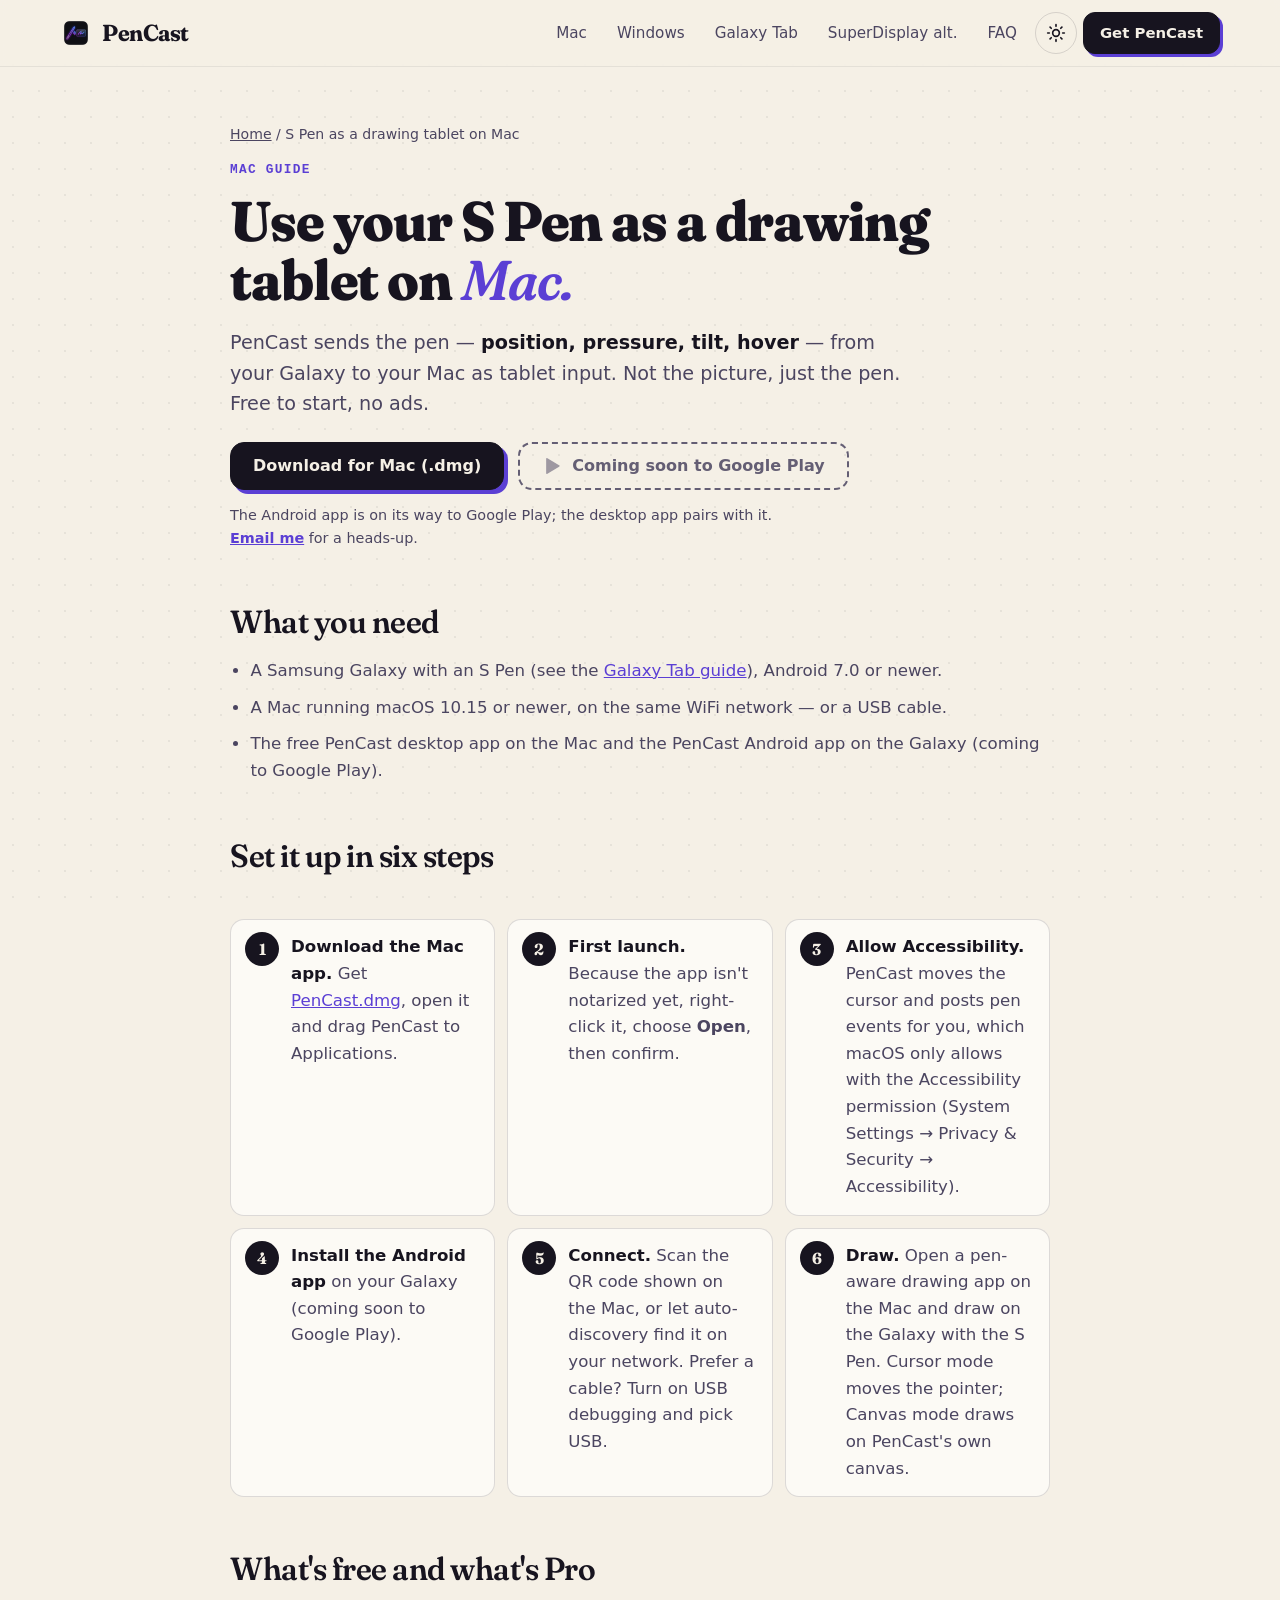
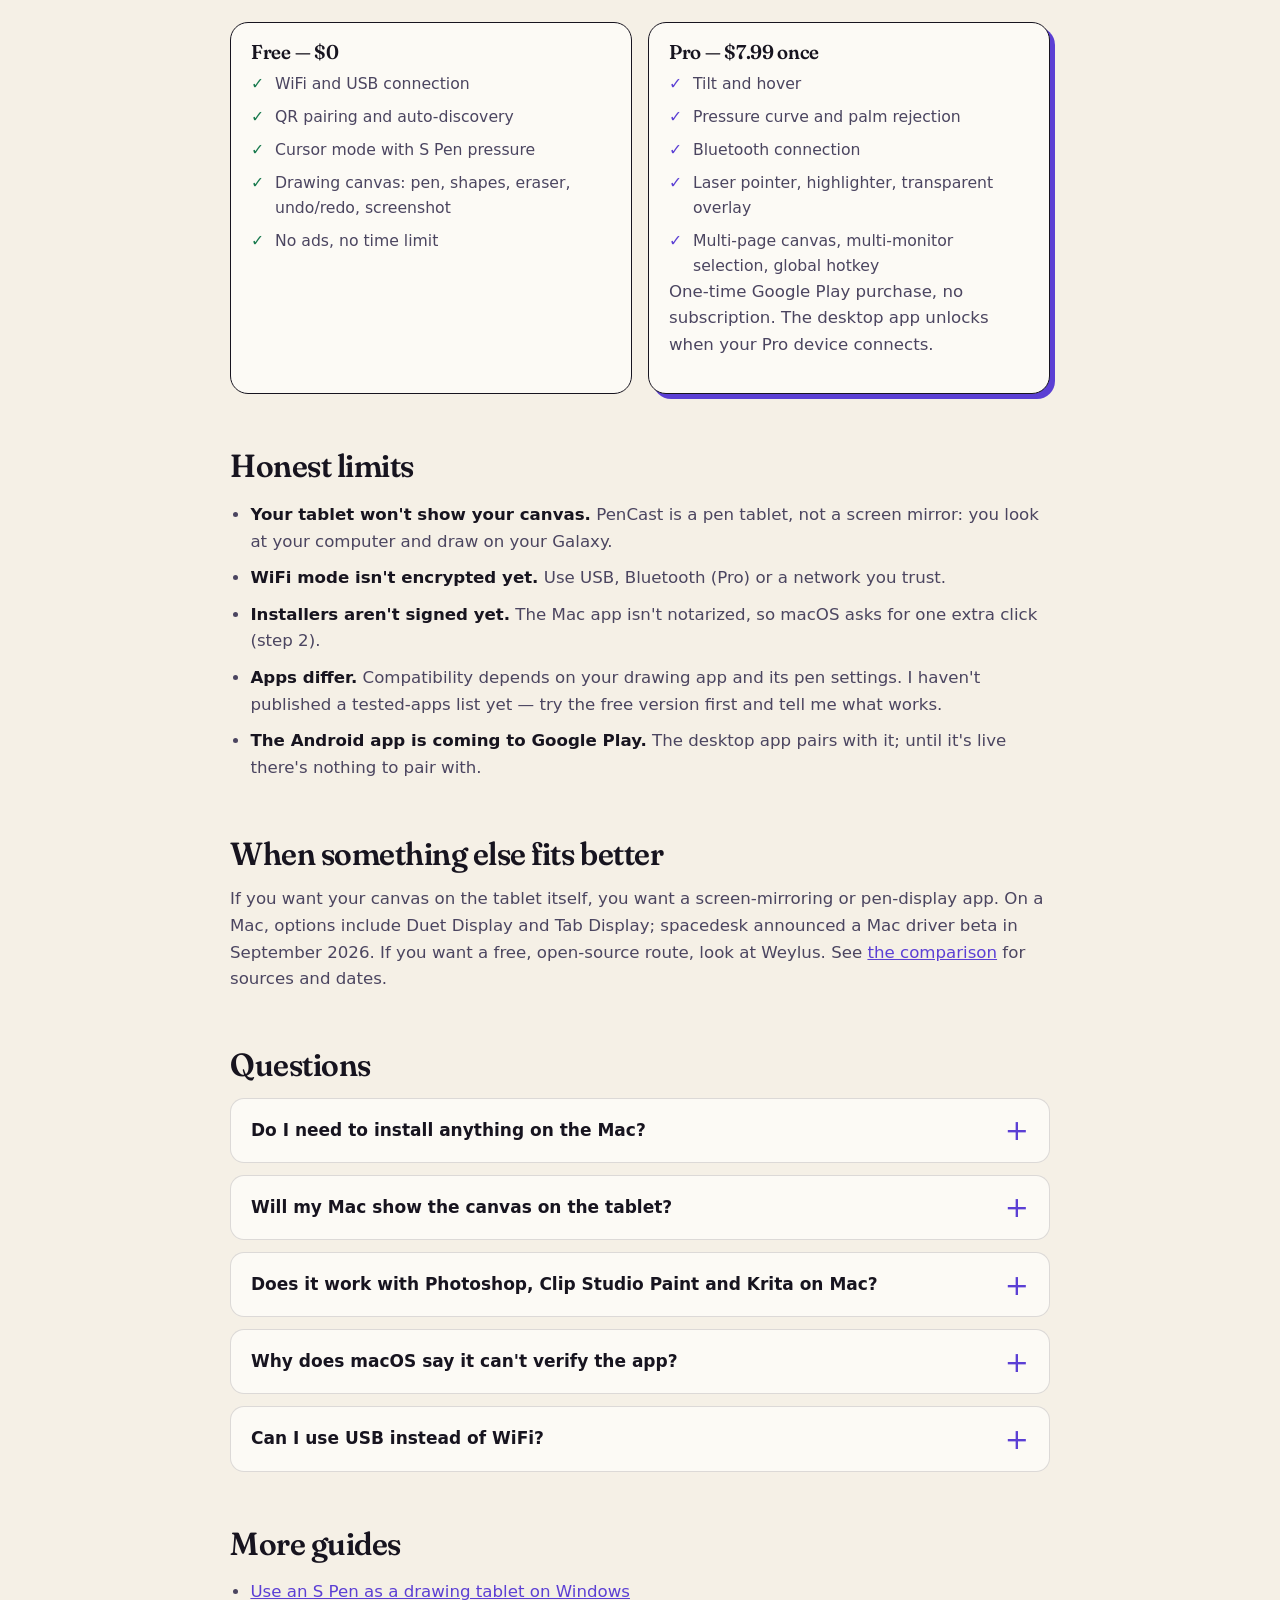
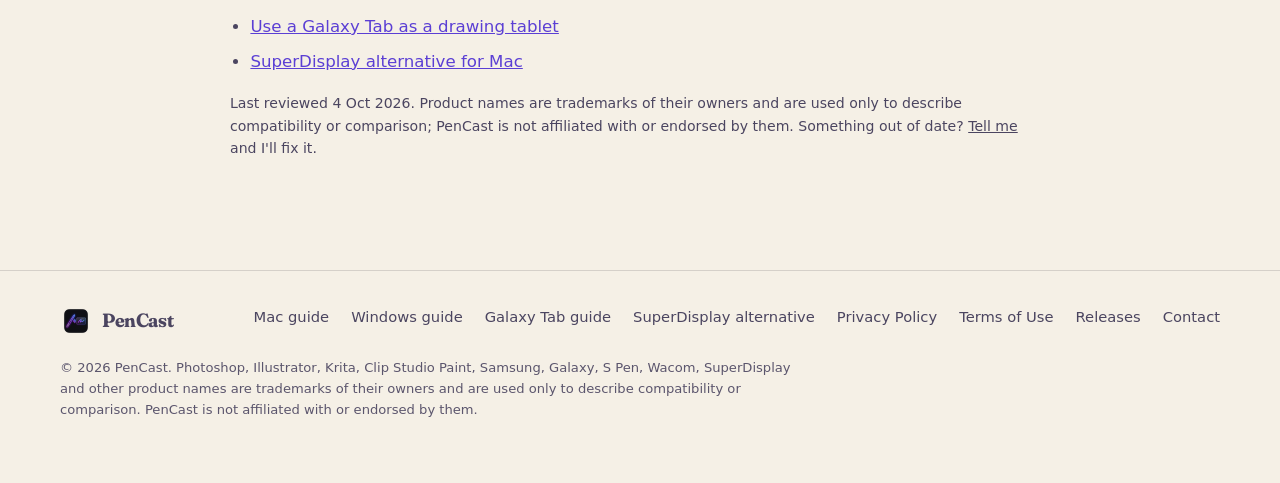
<file: s-pen-as-drawing-tablet-mac/index.html>
<!doctype html>
<html lang="en" class="no-js">
<head>
  <meta charset="utf-8" />
  <meta name="viewport" content="width=device-width, initial-scale=1" />
  <title>Use an S Pen as a drawing tablet on Mac | PenCast</title>
  <meta name="description" content="Turn a Samsung Galaxy S Pen into a pen tablet for your Mac: setup steps, macOS permissions, free vs Pro, and honest limits. No ads." />
  <link rel="canonical" href="https://pencastapp.com/s-pen-as-drawing-tablet-mac/" />
  <meta name="robots" content="index, follow, max-image-preview:large" />
  <meta name="theme-color" content="#f5f0e6" media="(prefers-color-scheme: light)" />
  <meta name="theme-color" content="#0f0d16" media="(prefers-color-scheme: dark)" />
  <meta property="og:type" content="article" />
  <meta property="og:site_name" content="PenCast" />
  <meta property="og:title" content="Use an S Pen as a drawing tablet on Mac | PenCast" />
  <meta property="og:description" content="Turn a Samsung Galaxy S Pen into a pen tablet for your Mac: setup steps, macOS permissions, free vs Pro, and honest limits. No ads." />
  <meta property="og:url" content="https://pencastapp.com/s-pen-as-drawing-tablet-mac/" />
  <meta property="og:image" content="https://pencastapp.com/images/og-image.png" />
  <meta property="og:image:width" content="1200" />
  <meta property="og:image:height" content="630" />
  <meta name="twitter:card" content="summary_large_image" />
  <meta name="twitter:title" content="Use an S Pen as a drawing tablet on Mac | PenCast" />
  <meta name="twitter:description" content="Turn a Samsung Galaxy S Pen into a pen tablet for your Mac: setup steps, macOS permissions, free vs Pro, and honest limits. No ads." />
  <meta name="twitter:image" content="https://pencastapp.com/images/og-image.png" />
  <link rel="icon" type="image/png" sizes="32x32" href="/images/favicon-32.png" />
  <link rel="apple-touch-icon" href="/images/app_logo_192.png" />
  <link rel="preload" href="/assets/fonts/fraunces.woff2" as="font" type="font/woff2" crossorigin />
  <link rel="stylesheet" href="/assets/style.css" />
  <script>(function(){var d=document.documentElement;d.className=d.className.replace('no-js','js');try{var t=localStorage.getItem('pc-theme');var m=/[?&]theme=(light|dark)/.exec(location.search);if(m)t=m[1];if(t==='light'||t==='dark')d.setAttribute('data-theme',t);}catch(e){}})();</script>
  <script type="application/ld+json">{"@context": "https://schema.org", "@type": "WebPage", "name": "Use an S Pen as a drawing tablet on Mac | PenCast", "url": "https://pencastapp.com/s-pen-as-drawing-tablet-mac/", "description": "Turn a Samsung Galaxy S Pen into a pen tablet for your Mac: setup steps, macOS permissions, free vs Pro, and honest limits. No ads.", "inLanguage": "en", "dateModified": "2026-10-04", "isPartOf": {"@type": "WebSite", "name": "PenCast", "url": "https://pencastapp.com/"}, "about": {"@type": "SoftwareApplication", "name": "PenCast", "url": "https://pencastapp.com/"}}</script>
  <script type="application/ld+json">{"@context": "https://schema.org", "@type": "BreadcrumbList", "itemListElement": [{"@type": "ListItem", "position": 1, "name": "Home", "item": "https://pencastapp.com/"}, {"@type": "ListItem", "position": 2, "name": "S Pen as a drawing tablet on Mac", "item": "https://pencastapp.com/s-pen-as-drawing-tablet-mac/"}]}</script>
  <script type="application/ld+json">{"@context": "https://schema.org", "@type": "FAQPage", "mainEntity": [{"@type": "Question", "name": "Do I need to install anything on the Mac?", "acceptedAnswer": {"@type": "Answer", "text": "Yes — the free PenCast desktop app (a .dmg). It receives pen data from your Galaxy and posts it to macOS as tablet events. It needs macOS's Accessibility permission to do that."}}, {"@type": "Question", "name": "Will my Mac show the canvas on the tablet?", "acceptedAnswer": {"@type": "Answer", "text": "No. PenCast sends the pen, not the picture. You look at your Mac screen and draw on your Galaxy, like a classic pen tablet. If you need to see your canvas on the tablet, use a screen-mirroring app instead."}}, {"@type": "Question", "name": "Does it work with Photoshop, Clip Studio Paint and Krita on Mac?", "acceptedAnswer": {"@type": "Answer", "text": "PenCast posts standard macOS tablet events with pressure (and tilt and proximity in Pro), so apps that read tablet input can use them. Compatibility varies by app and settings and I haven't published a tested list yet — try the free version first."}}, {"@type": "Question", "name": "Why does macOS say it can't verify the app?", "acceptedAnswer": {"@type": "Answer", "text": "The Mac app isn't notarized by Apple yet. Right-click the app, choose Open, then confirm. Notarization is on the to-do list."}}, {"@type": "Question", "name": "Can I use USB instead of WiFi?", "acceptedAnswer": {"@type": "Answer", "text": "Yes. USB mode uses an ADB tunnel, so USB debugging must be turned on in Android Developer options. WiFi and USB are both in the free tier."}}]}</script>
</head>
<body>
  <a class="skip" href="#main">Skip to content</a>
  <header class="site-header">
    <div class="wrap bar">
      <a class="brand" href="/" aria-label="PenCast home"><img src="/images/app_logo_64.png" width="32" height="32" alt="" />PenCast</a>
      <nav class="nav" id="nav" aria-label="Main">
        <a class="link" href="/s-pen-as-drawing-tablet-mac/">Mac</a><a class="link" href="/s-pen-as-drawing-tablet-windows/">Windows</a><a class="link" href="/use-galaxy-tab-as-drawing-tablet/">Galaxy Tab</a><a class="link" href="/compare/superdisplay-alternative-mac/">SuperDisplay alt.</a><a class="link" href="/#faq">FAQ</a>
        <button class="icon-btn theme-btn" id="themeBtn" type="button" aria-label="Toggle light and dark theme">
          <svg class="sun" width="20" height="20" viewBox="0 0 24 24" fill="none" stroke="currentColor" stroke-width="2" stroke-linecap="round" aria-hidden="true"><circle cx="12" cy="12" r="4"/><path d="M12 2v2M12 20v2M4.9 4.9l1.4 1.4M17.7 17.7l1.4 1.4M2 12h2M20 12h2M4.9 19.1l1.4-1.4M17.7 6.3l1.4-1.4"/></svg>
          <svg class="moon" width="20" height="20" viewBox="0 0 24 24" fill="none" stroke="currentColor" stroke-width="2" stroke-linecap="round" stroke-linejoin="round" aria-hidden="true"><path d="M21 12.8A9 9 0 1 1 11.2 3a7 7 0 0 0 9.8 9.8z"/></svg>
        </button>
        <a class="btn btn-primary btn-sm hdr-cta" href="/#download" data-cta="header-download">Get PenCast</a>
      </nav>
      <button class="icon-btn menu-btn" id="menuBtn" type="button" aria-expanded="false" aria-controls="nav" aria-label="Menu">
        <svg width="22" height="22" viewBox="0 0 24 24" fill="none" stroke="currentColor" stroke-width="2" stroke-linecap="round" aria-hidden="true"><path d="M4 7h16M4 12h16M4 17h16"/></svg>
      </button>
    </div>
  </header>
  <main id="main" class="doc">
    <div class="wrap doc-wrap">
      <p class="crumbs"><a href="/">Home</a> / <span aria-current="page">S Pen as a drawing tablet on Mac</span></p>
      <header class="doc-head">
        <div class="kicker">Mac guide</div>
        <h1>Use your S Pen as a drawing tablet on <em>Mac.</em></h1>
        <p class="lede">PenCast sends the pen &mdash; <strong>position, pressure, tilt, hover</strong> &mdash; from your Galaxy to your Mac as tablet input. Not the picture, just the pen. Free to start, no ads.</p>
        <div class="cta-row"><a class="btn btn-primary" href="https://github.com/ahmedesa/pencast-app/releases/latest/download/PenCast.dmg" rel="noopener" data-cta="mac-guide-mac">Download for Mac (.dmg)</a><!--play:begin mac-guide-play--><span class="btn btn-soon" role="note" aria-label="Coming soon to Google Play" data-cta="mac-guide-play"><svg viewBox="0 0 24 24" fill="currentColor" aria-hidden="true"><path d="M5 3.5v17a1 1 0 0 0 1.5.86l14-8.5a1 1 0 0 0 0-1.72l-14-8.5A1 1 0 0 0 5 3.5z"/></svg>Coming soon to Google Play</span><!--play:end--></div><p class="fine soon-note">The Android app is on its way to Google Play; the desktop app pairs with it. <a href="mailto:ahmedesa1997@gmail.com?subject=Tell%20me%20when%20PenCast%20is%20on%20Google%20Play">Email me</a> for a heads-up.</p>
      </header>
      <section class="doc-sec">
        <h2>What you need</h2>
        <ul class="plain">
          <li>A Samsung Galaxy with an S Pen (see the <a href="/use-galaxy-tab-as-drawing-tablet/">Galaxy Tab guide</a>), Android 7.0 or newer.</li>
          <li>A Mac running macOS 10.15 or newer, on the same WiFi network &mdash; or a USB cable.</li>
          <li>The free PenCast desktop app on the Mac and the PenCast Android app on the Galaxy (coming to Google Play).</li>
        </ul>
      </section>
      <section class="doc-sec">
        <h2>Set it up in six steps</h2>
        <ol class="steps">
          <li><strong>Download the Mac app.</strong> Get <a href="https://github.com/ahmedesa/pencast-app/releases/latest/download/PenCast.dmg" rel="noopener">PenCast.dmg</a>, open it and drag PenCast to Applications.</li>
          <li><strong>First launch.</strong> Because the app isn't notarized yet, right-click it, choose <b>Open</b>, then confirm.</li>
          <li><strong>Allow Accessibility.</strong> PenCast moves the cursor and posts pen events for you, which macOS only allows with the Accessibility permission (System Settings &rarr; Privacy &amp; Security &rarr; Accessibility).</li>
          <li><strong>Install the Android app</strong> on your Galaxy (coming soon to Google Play).</li>
          <li><strong>Connect.</strong> Scan the QR code shown on the Mac, or let auto-discovery find it on your network. Prefer a cable? Turn on USB debugging and pick USB.</li>
          <li><strong>Draw.</strong> Open a pen-aware drawing app on the Mac and draw on the Galaxy with the S Pen. Cursor mode moves the pointer; Canvas mode draws on PenCast's own canvas.</li>
        </ol>
      </section>
      <section class="doc-sec">
        <h2>What's free and what's Pro</h2>
        <div class="two">
          <div class="card-sm"><h3>Free &mdash; $0</h3><ul class="ticks-list"><li>WiFi and USB connection</li><li>QR pairing and auto-discovery</li><li>Cursor mode with S Pen pressure</li><li>Drawing canvas: pen, shapes, eraser, undo/redo, screenshot</li><li>No ads, no time limit</li></ul></div>
          <div class="card-sm pro"><h3>Pro &mdash; $7.99 once</h3><ul class="ticks-list"><li>Tilt and hover</li><li>Pressure curve and palm rejection</li><li>Bluetooth connection</li><li>Laser pointer, highlighter, transparent overlay</li><li>Multi-page canvas, multi-monitor selection, global hotkey</li></ul><p class="fine">One-time Google Play purchase, no subscription. The desktop app unlocks when your Pro device connects.</p></div>
        </div>
      </section>
      <section class="doc-sec">
        <h2>Honest limits</h2>
        <ul class="plain">
          <li><strong>Your tablet won't show your canvas.</strong> PenCast is a pen tablet, not a screen mirror: you look at your computer and draw on your Galaxy.</li>
          <li><strong>WiFi mode isn't encrypted yet.</strong> Use USB, Bluetooth (Pro) or a network you trust.</li>
          <li><strong>Installers aren't signed yet.</strong> The Mac app isn't notarized, so macOS asks for one extra click (step 2).</li>
          <li><strong>Apps differ.</strong> Compatibility depends on your drawing app and its pen settings. I haven't published a tested-apps list yet &mdash; try the free version first and tell me what works.</li>
          <li><strong>The Android app is coming to Google Play.</strong> The desktop app pairs with it; until it's live there's nothing to pair with.</li>
        </ul>
      </section>
      <section class="doc-sec">
        <h2>When something else fits better</h2>
        <p>If you want your canvas on the tablet itself, you want a screen-mirroring or pen-display app. On a Mac, options include Duet Display and Tab Display; spacedesk announced a Mac driver beta in September 2026. If you want a free, open-source route, look at Weylus. See <a href="/compare/superdisplay-alternative-mac/">the comparison</a> for sources and dates.</p>
      </section>
<section class="doc-sec"><h2>Questions</h2><div class="faq"><details><summary>Do I need to install anything on the Mac?</summary><div><p>Yes &mdash; the free PenCast desktop app (a .dmg). It receives pen data from your Galaxy and posts it to macOS as tablet events. It needs macOS's Accessibility permission to do that.</p></div></details><details><summary>Will my Mac show the canvas on the tablet?</summary><div><p>No. PenCast sends the pen, not the picture. You look at your Mac screen and draw on your Galaxy, like a classic pen tablet. If you need to see your canvas on the tablet, use a screen-mirroring app instead.</p></div></details><details><summary>Does it work with Photoshop, Clip Studio Paint and Krita on Mac?</summary><div><p>PenCast posts standard macOS tablet events with pressure (and tilt and proximity in Pro), so apps that read tablet input can use them. Compatibility varies by app and settings and I haven't published a tested list yet &mdash; try the free version first.</p></div></details><details><summary>Why does macOS say it can&#x27;t verify the app?</summary><div><p>The Mac app isn't notarized by Apple yet. Right-click the app, choose Open, then confirm. Notarization is on the to-do list.</p></div></details><details><summary>Can I use USB instead of WiFi?</summary><div><p>Yes. USB mode uses an ADB tunnel, so USB debugging must be turned on in Android Developer options. WiFi and USB are both in the free tier.</p></div></details></div></section>
      <section class="doc-sec related"><h2>More guides</h2><ul><li><a href="/s-pen-as-drawing-tablet-windows/">Use an S Pen as a drawing tablet on Windows</a></li><li><a href="/use-galaxy-tab-as-drawing-tablet/">Use a Galaxy Tab as a drawing tablet</a></li><li><a href="/compare/superdisplay-alternative-mac/">SuperDisplay alternative for Mac</a></li></ul></section>
      <p class="note">Last reviewed 4 Oct 2026. Product names are trademarks of their owners and are used only to describe compatibility or comparison; PenCast is not affiliated with or endorsed by them. Something out of date? <a href="mailto:ahmedesa1997@gmail.com?subject=PenCast%20page%20correction">Tell me</a> and I'll fix it.</p>
    </div>
  </main>
  <footer class="site-footer">
    <div class="wrap">
      <div class="foot">
        <a class="brand" href="/" style="font-size:1.2rem"><img src="/images/app_logo_64.png" width="28" height="28" alt="" />PenCast</a>
        <ul>
          <li><a href="/s-pen-as-drawing-tablet-mac/">Mac guide</a></li>
          <li><a href="/s-pen-as-drawing-tablet-windows/">Windows guide</a></li>
          <li><a href="/use-galaxy-tab-as-drawing-tablet/">Galaxy Tab guide</a></li>
          <li><a href="/compare/superdisplay-alternative-mac/">SuperDisplay alternative</a></li>
          <li><a href="/privacy.html">Privacy Policy</a></li>
          <li><a href="/terms.html">Terms of Use</a></li>
          <li><a href="https://github.com/ahmedesa/pencast-app/releases" rel="noopener">Releases</a></li>
          <li><a href="mailto:ahmedesa1997@gmail.com">Contact</a></li>
        </ul>
      </div>
      <p class="legal">&copy; 2026 PenCast. Photoshop, Illustrator, Krita, Clip Studio Paint, Samsung, Galaxy, S Pen, Wacom, SuperDisplay and other product names are trademarks of their owners and are used only to describe compatibility or comparison. PenCast is not affiliated with or endorsed by them.</p>
    </div>
  </footer>
  <script src="/assets/page.js" defer></script>
</body>
</html>
</file>
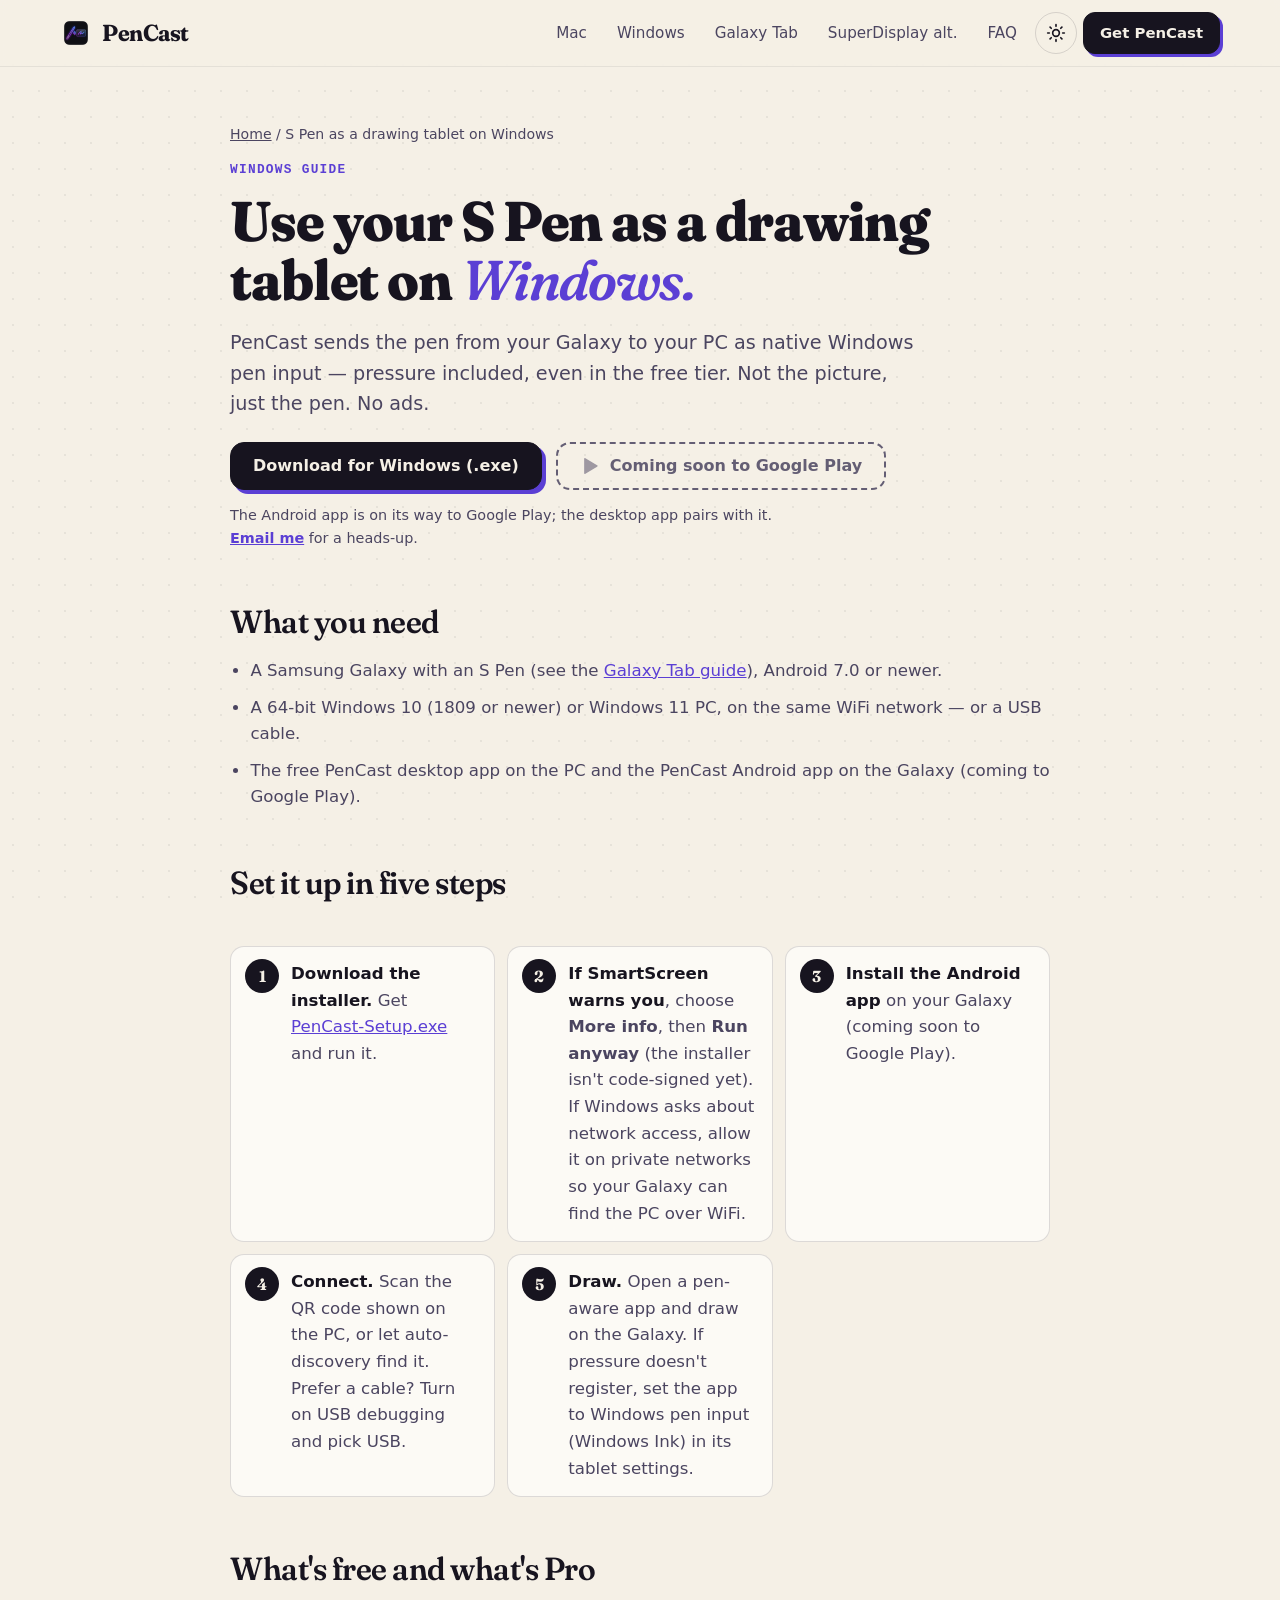
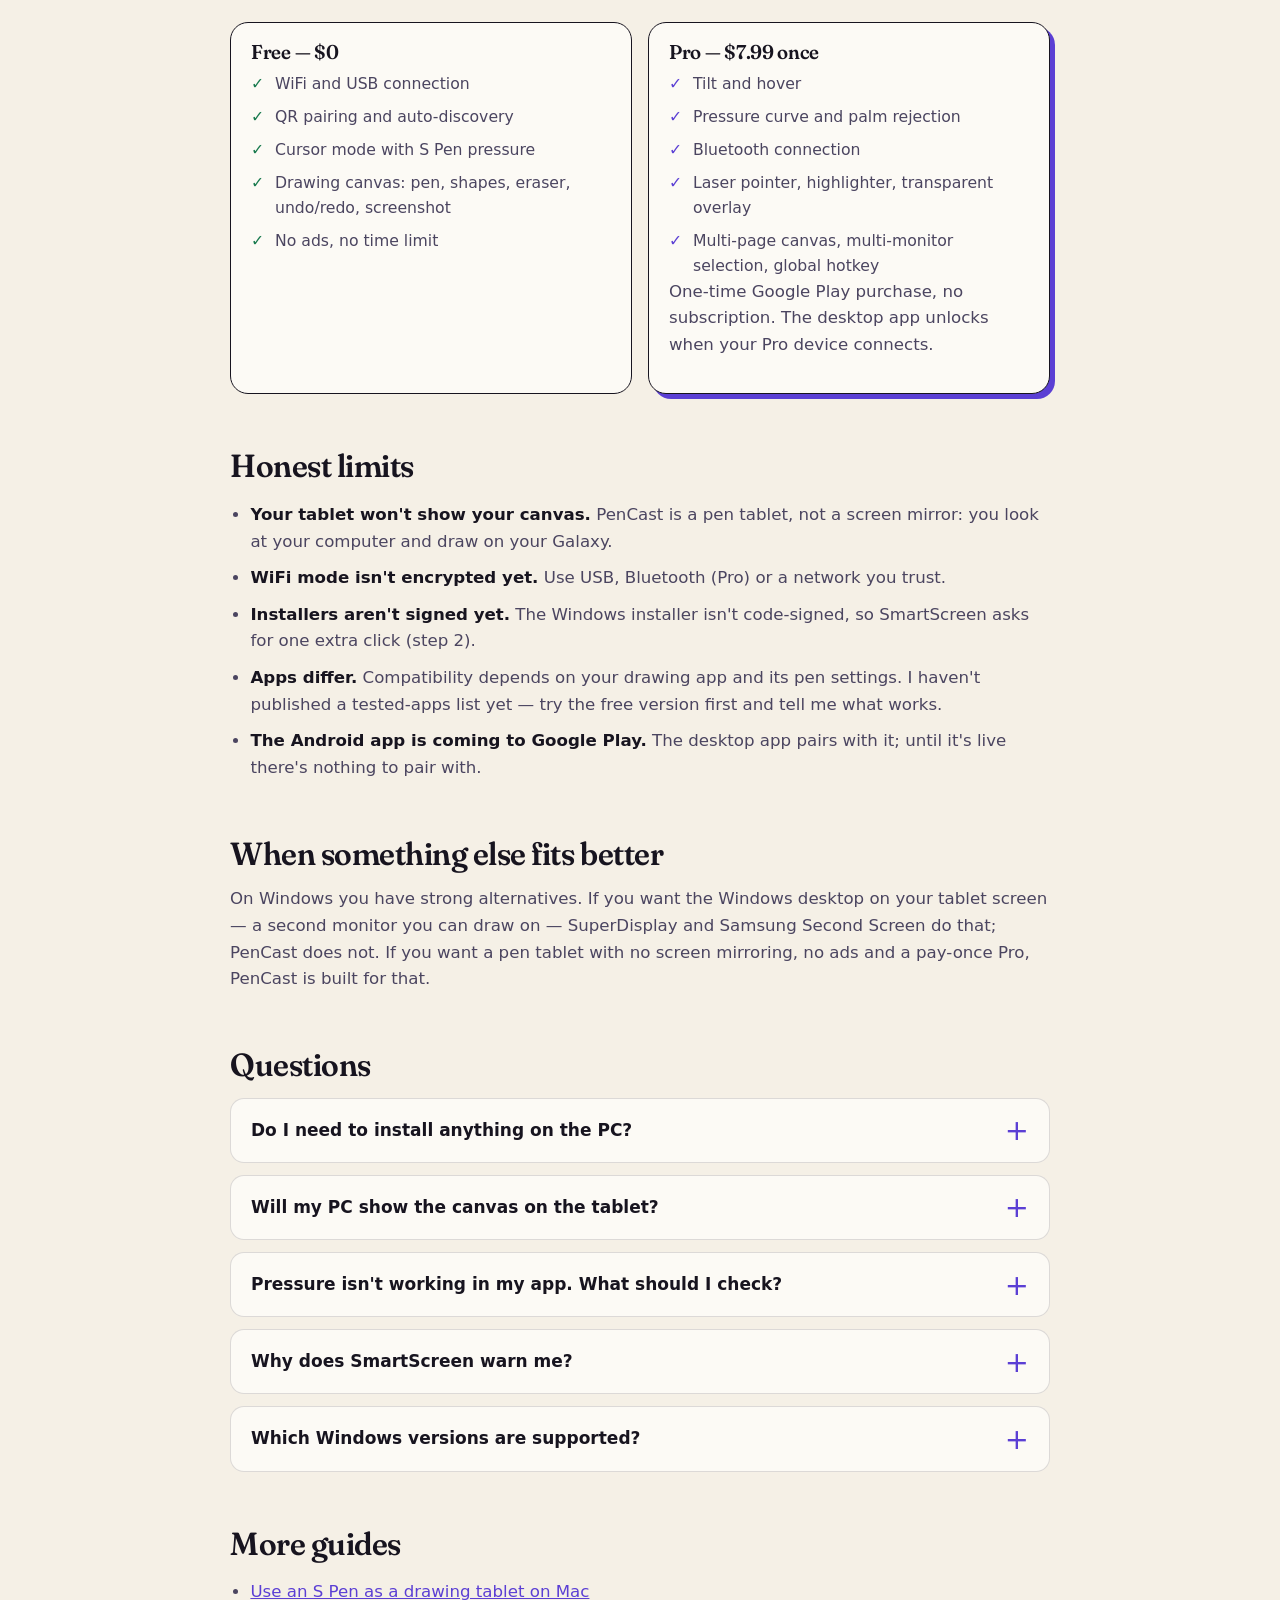
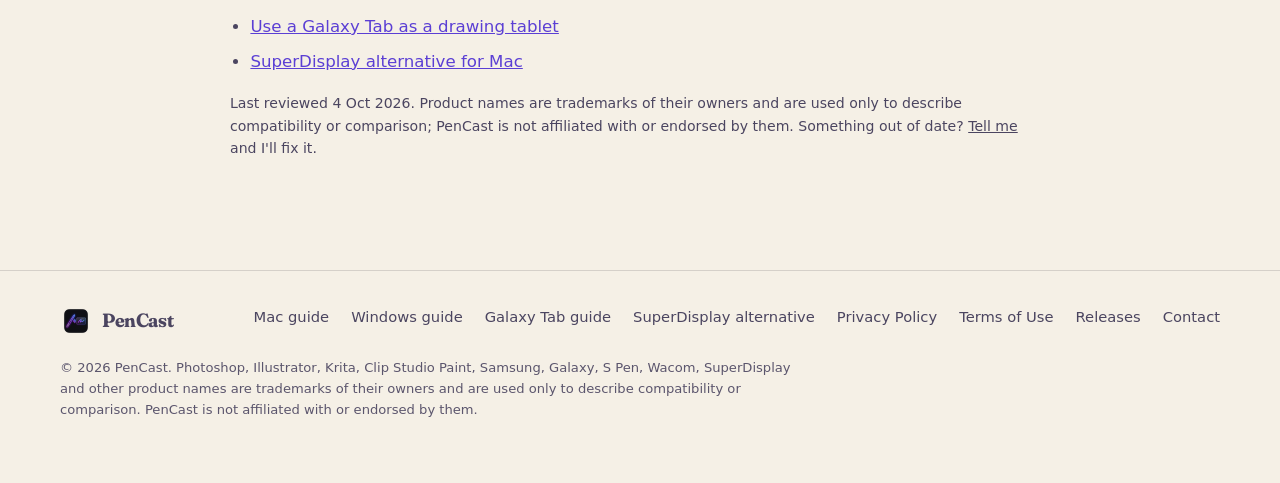
<file: s-pen-as-drawing-tablet-windows/index.html>
<!doctype html>
<html lang="en" class="no-js">
<head>
  <meta charset="utf-8" />
  <meta name="viewport" content="width=device-width, initial-scale=1" />
  <title>Use an S Pen as a drawing tablet on Windows | PenCast</title>
  <meta name="description" content="Use a Samsung Galaxy S Pen as a pen tablet on Windows 10/11: setup, Windows pen settings, free vs Pro, honest limits. No ads, Pro is $7.99 once." />
  <link rel="canonical" href="https://pencastapp.com/s-pen-as-drawing-tablet-windows/" />
  <meta name="robots" content="index, follow, max-image-preview:large" />
  <meta name="theme-color" content="#f5f0e6" media="(prefers-color-scheme: light)" />
  <meta name="theme-color" content="#0f0d16" media="(prefers-color-scheme: dark)" />
  <meta property="og:type" content="article" />
  <meta property="og:site_name" content="PenCast" />
  <meta property="og:title" content="Use an S Pen as a drawing tablet on Windows | PenCast" />
  <meta property="og:description" content="Use a Samsung Galaxy S Pen as a pen tablet on Windows 10/11: setup, Windows pen settings, free vs Pro, honest limits. No ads, Pro is $7.99 once." />
  <meta property="og:url" content="https://pencastapp.com/s-pen-as-drawing-tablet-windows/" />
  <meta property="og:image" content="https://pencastapp.com/images/og-image.png" />
  <meta property="og:image:width" content="1200" />
  <meta property="og:image:height" content="630" />
  <meta name="twitter:card" content="summary_large_image" />
  <meta name="twitter:title" content="Use an S Pen as a drawing tablet on Windows | PenCast" />
  <meta name="twitter:description" content="Use a Samsung Galaxy S Pen as a pen tablet on Windows 10/11: setup, Windows pen settings, free vs Pro, honest limits. No ads, Pro is $7.99 once." />
  <meta name="twitter:image" content="https://pencastapp.com/images/og-image.png" />
  <link rel="icon" type="image/png" sizes="32x32" href="/images/favicon-32.png" />
  <link rel="apple-touch-icon" href="/images/app_logo_192.png" />
  <link rel="preload" href="/assets/fonts/fraunces.woff2" as="font" type="font/woff2" crossorigin />
  <link rel="stylesheet" href="/assets/style.css" />
  <script>(function(){var d=document.documentElement;d.className=d.className.replace('no-js','js');try{var t=localStorage.getItem('pc-theme');var m=/[?&]theme=(light|dark)/.exec(location.search);if(m)t=m[1];if(t==='light'||t==='dark')d.setAttribute('data-theme',t);}catch(e){}})();</script>
  <script type="application/ld+json">{"@context": "https://schema.org", "@type": "WebPage", "name": "Use an S Pen as a drawing tablet on Windows | PenCast", "url": "https://pencastapp.com/s-pen-as-drawing-tablet-windows/", "description": "Use a Samsung Galaxy S Pen as a pen tablet on Windows 10/11: setup, Windows pen settings, free vs Pro, honest limits. No ads, Pro is $7.99 once.", "inLanguage": "en", "dateModified": "2026-10-04", "isPartOf": {"@type": "WebSite", "name": "PenCast", "url": "https://pencastapp.com/"}, "about": {"@type": "SoftwareApplication", "name": "PenCast", "url": "https://pencastapp.com/"}}</script>
  <script type="application/ld+json">{"@context": "https://schema.org", "@type": "BreadcrumbList", "itemListElement": [{"@type": "ListItem", "position": 1, "name": "Home", "item": "https://pencastapp.com/"}, {"@type": "ListItem", "position": 2, "name": "S Pen as a drawing tablet on Windows", "item": "https://pencastapp.com/s-pen-as-drawing-tablet-windows/"}]}</script>
  <script type="application/ld+json">{"@context": "https://schema.org", "@type": "FAQPage", "mainEntity": [{"@type": "Question", "name": "Do I need to install anything on the PC?", "acceptedAnswer": {"@type": "Answer", "text": "Yes — the free PenCast desktop installer. It receives pen data from your Galaxy and creates a virtual pen device in Windows, so apps see pen input with pressure."}}, {"@type": "Question", "name": "Will my PC show the canvas on the tablet?", "acceptedAnswer": {"@type": "Answer", "text": "No. PenCast sends the pen, not the picture. If you want the Windows desktop on the tablet, use a screen-mirroring app such as SuperDisplay or Samsung Second Screen."}}, {"@type": "Question", "name": "Pressure isn't working in my app. What should I check?", "acceptedAnswer": {"@type": "Answer", "text": "Make sure the app is set to use Windows pen input (Windows Ink) rather than an older driver mode — many drawing apps have a tablet-input setting for this. Menu names vary by app and version, so check the app's own documentation."}}, {"@type": "Question", "name": "Why does SmartScreen warn me?", "acceptedAnswer": {"@type": "Answer", "text": "The Windows installer isn't code-signed yet. Choose More info, then Run anyway. Signing is on the to-do list."}}, {"@type": "Question", "name": "Which Windows versions are supported?", "acceptedAnswer": {"@type": "Answer", "text": "The receiver is built for 64-bit Windows 10 (version 1809 or newer) and Windows 11, because it relies on Windows' synthetic pen API. I haven't tested every build."}}]}</script>
</head>
<body>
  <a class="skip" href="#main">Skip to content</a>
  <header class="site-header">
    <div class="wrap bar">
      <a class="brand" href="/" aria-label="PenCast home"><img src="/images/app_logo_64.png" width="32" height="32" alt="" />PenCast</a>
      <nav class="nav" id="nav" aria-label="Main">
        <a class="link" href="/s-pen-as-drawing-tablet-mac/">Mac</a><a class="link" href="/s-pen-as-drawing-tablet-windows/">Windows</a><a class="link" href="/use-galaxy-tab-as-drawing-tablet/">Galaxy Tab</a><a class="link" href="/compare/superdisplay-alternative-mac/">SuperDisplay alt.</a><a class="link" href="/#faq">FAQ</a>
        <button class="icon-btn theme-btn" id="themeBtn" type="button" aria-label="Toggle light and dark theme">
          <svg class="sun" width="20" height="20" viewBox="0 0 24 24" fill="none" stroke="currentColor" stroke-width="2" stroke-linecap="round" aria-hidden="true"><circle cx="12" cy="12" r="4"/><path d="M12 2v2M12 20v2M4.9 4.9l1.4 1.4M17.7 17.7l1.4 1.4M2 12h2M20 12h2M4.9 19.1l1.4-1.4M17.7 6.3l1.4-1.4"/></svg>
          <svg class="moon" width="20" height="20" viewBox="0 0 24 24" fill="none" stroke="currentColor" stroke-width="2" stroke-linecap="round" stroke-linejoin="round" aria-hidden="true"><path d="M21 12.8A9 9 0 1 1 11.2 3a7 7 0 0 0 9.8 9.8z"/></svg>
        </button>
        <a class="btn btn-primary btn-sm hdr-cta" href="/#download" data-cta="header-download">Get PenCast</a>
      </nav>
      <button class="icon-btn menu-btn" id="menuBtn" type="button" aria-expanded="false" aria-controls="nav" aria-label="Menu">
        <svg width="22" height="22" viewBox="0 0 24 24" fill="none" stroke="currentColor" stroke-width="2" stroke-linecap="round" aria-hidden="true"><path d="M4 7h16M4 12h16M4 17h16"/></svg>
      </button>
    </div>
  </header>
  <main id="main" class="doc">
    <div class="wrap doc-wrap">
      <p class="crumbs"><a href="/">Home</a> / <span aria-current="page">S Pen as a drawing tablet on Windows</span></p>
      <header class="doc-head">
        <div class="kicker">Windows guide</div>
        <h1>Use your S Pen as a drawing tablet on <em>Windows.</em></h1>
        <p class="lede">PenCast sends the pen from your Galaxy to your PC as native Windows pen input &mdash; pressure included, even in the free tier. Not the picture, just the pen. No ads.</p>
        <div class="cta-row"><a class="btn btn-primary" href="https://github.com/ahmedesa/pencast-app/releases/latest/download/PenCast-Setup.exe" rel="noopener" data-cta="win-guide-win">Download for Windows (.exe)</a><!--play:begin win-guide-play--><span class="btn btn-soon" role="note" aria-label="Coming soon to Google Play" data-cta="win-guide-play"><svg viewBox="0 0 24 24" fill="currentColor" aria-hidden="true"><path d="M5 3.5v17a1 1 0 0 0 1.5.86l14-8.5a1 1 0 0 0 0-1.72l-14-8.5A1 1 0 0 0 5 3.5z"/></svg>Coming soon to Google Play</span><!--play:end--></div><p class="fine soon-note">The Android app is on its way to Google Play; the desktop app pairs with it. <a href="mailto:ahmedesa1997@gmail.com?subject=Tell%20me%20when%20PenCast%20is%20on%20Google%20Play">Email me</a> for a heads-up.</p>
      </header>
      <section class="doc-sec">
        <h2>What you need</h2>
        <ul class="plain">
          <li>A Samsung Galaxy with an S Pen (see the <a href="/use-galaxy-tab-as-drawing-tablet/">Galaxy Tab guide</a>), Android 7.0 or newer.</li>
          <li>A 64-bit Windows 10 (1809 or newer) or Windows 11 PC, on the same WiFi network &mdash; or a USB cable.</li>
          <li>The free PenCast desktop app on the PC and the PenCast Android app on the Galaxy (coming to Google Play).</li>
        </ul>
      </section>
      <section class="doc-sec">
        <h2>Set it up in five steps</h2>
        <ol class="steps">
          <li><strong>Download the installer.</strong> Get <a href="https://github.com/ahmedesa/pencast-app/releases/latest/download/PenCast-Setup.exe" rel="noopener">PenCast-Setup.exe</a> and run it.</li>
          <li><strong>If SmartScreen warns you</strong>, choose <b>More info</b>, then <b>Run anyway</b> (the installer isn't code-signed yet). If Windows asks about network access, allow it on private networks so your Galaxy can find the PC over WiFi.</li>
          <li><strong>Install the Android app</strong> on your Galaxy (coming soon to Google Play).</li>
          <li><strong>Connect.</strong> Scan the QR code shown on the PC, or let auto-discovery find it. Prefer a cable? Turn on USB debugging and pick USB.</li>
          <li><strong>Draw.</strong> Open a pen-aware app and draw on the Galaxy. If pressure doesn't register, set the app to Windows pen input (Windows Ink) in its tablet settings.</li>
        </ol>
      </section>
      <section class="doc-sec">
        <h2>What's free and what's Pro</h2>
        <div class="two">
          <div class="card-sm"><h3>Free &mdash; $0</h3><ul class="ticks-list"><li>WiFi and USB connection</li><li>QR pairing and auto-discovery</li><li>Cursor mode with S Pen pressure</li><li>Drawing canvas: pen, shapes, eraser, undo/redo, screenshot</li><li>No ads, no time limit</li></ul></div>
          <div class="card-sm pro"><h3>Pro &mdash; $7.99 once</h3><ul class="ticks-list"><li>Tilt and hover</li><li>Pressure curve and palm rejection</li><li>Bluetooth connection</li><li>Laser pointer, highlighter, transparent overlay</li><li>Multi-page canvas, multi-monitor selection, global hotkey</li></ul><p class="fine">One-time Google Play purchase, no subscription. The desktop app unlocks when your Pro device connects.</p></div>
        </div>
      </section>
      <section class="doc-sec">
        <h2>Honest limits</h2>
        <ul class="plain">
          <li><strong>Your tablet won't show your canvas.</strong> PenCast is a pen tablet, not a screen mirror: you look at your computer and draw on your Galaxy.</li>
          <li><strong>WiFi mode isn't encrypted yet.</strong> Use USB, Bluetooth (Pro) or a network you trust.</li>
          <li><strong>Installers aren't signed yet.</strong> The Windows installer isn't code-signed, so SmartScreen asks for one extra click (step 2).</li>
          <li><strong>Apps differ.</strong> Compatibility depends on your drawing app and its pen settings. I haven't published a tested-apps list yet &mdash; try the free version first and tell me what works.</li>
          <li><strong>The Android app is coming to Google Play.</strong> The desktop app pairs with it; until it's live there's nothing to pair with.</li>
        </ul>
      </section>
      <section class="doc-sec">
        <h2>When something else fits better</h2>
        <p>On Windows you have strong alternatives. If you want the Windows desktop on your tablet screen &mdash; a second monitor you can draw on &mdash; SuperDisplay and Samsung Second Screen do that; PenCast does not. If you want a pen tablet with no screen mirroring, no ads and a pay-once Pro, PenCast is built for that.</p>
      </section>
<section class="doc-sec"><h2>Questions</h2><div class="faq"><details><summary>Do I need to install anything on the PC?</summary><div><p>Yes &mdash; the free PenCast desktop installer. It receives pen data from your Galaxy and creates a virtual pen device in Windows, so apps see pen input with pressure.</p></div></details><details><summary>Will my PC show the canvas on the tablet?</summary><div><p>No. PenCast sends the pen, not the picture. If you want the Windows desktop on the tablet, use a screen-mirroring app such as SuperDisplay or Samsung Second Screen.</p></div></details><details><summary>Pressure isn&#x27;t working in my app. What should I check?</summary><div><p>Make sure the app is set to use Windows pen input (Windows Ink) rather than an older driver mode &mdash; many drawing apps have a tablet-input setting for this. Menu names vary by app and version, so check the app's own documentation.</p></div></details><details><summary>Why does SmartScreen warn me?</summary><div><p>The Windows installer isn't code-signed yet. Choose More info, then Run anyway. Signing is on the to-do list.</p></div></details><details><summary>Which Windows versions are supported?</summary><div><p>The receiver is built for 64-bit Windows 10 (version 1809 or newer) and Windows 11, because it relies on Windows' synthetic pen API. I haven't tested every build.</p></div></details></div></section>
      <section class="doc-sec related"><h2>More guides</h2><ul><li><a href="/s-pen-as-drawing-tablet-mac/">Use an S Pen as a drawing tablet on Mac</a></li><li><a href="/use-galaxy-tab-as-drawing-tablet/">Use a Galaxy Tab as a drawing tablet</a></li><li><a href="/compare/superdisplay-alternative-mac/">SuperDisplay alternative for Mac</a></li></ul></section>
      <p class="note">Last reviewed 4 Oct 2026. Product names are trademarks of their owners and are used only to describe compatibility or comparison; PenCast is not affiliated with or endorsed by them. Something out of date? <a href="mailto:ahmedesa1997@gmail.com?subject=PenCast%20page%20correction">Tell me</a> and I'll fix it.</p>
    </div>
  </main>
  <footer class="site-footer">
    <div class="wrap">
      <div class="foot">
        <a class="brand" href="/" style="font-size:1.2rem"><img src="/images/app_logo_64.png" width="28" height="28" alt="" />PenCast</a>
        <ul>
          <li><a href="/s-pen-as-drawing-tablet-mac/">Mac guide</a></li>
          <li><a href="/s-pen-as-drawing-tablet-windows/">Windows guide</a></li>
          <li><a href="/use-galaxy-tab-as-drawing-tablet/">Galaxy Tab guide</a></li>
          <li><a href="/compare/superdisplay-alternative-mac/">SuperDisplay alternative</a></li>
          <li><a href="/privacy.html">Privacy Policy</a></li>
          <li><a href="/terms.html">Terms of Use</a></li>
          <li><a href="https://github.com/ahmedesa/pencast-app/releases" rel="noopener">Releases</a></li>
          <li><a href="mailto:ahmedesa1997@gmail.com">Contact</a></li>
        </ul>
      </div>
      <p class="legal">&copy; 2026 PenCast. Photoshop, Illustrator, Krita, Clip Studio Paint, Samsung, Galaxy, S Pen, Wacom, SuperDisplay and other product names are trademarks of their owners and are used only to describe compatibility or comparison. PenCast is not affiliated with or endorsed by them.</p>
    </div>
  </footer>
  <script src="/assets/page.js" defer></script>
</body>
</html>
</file>
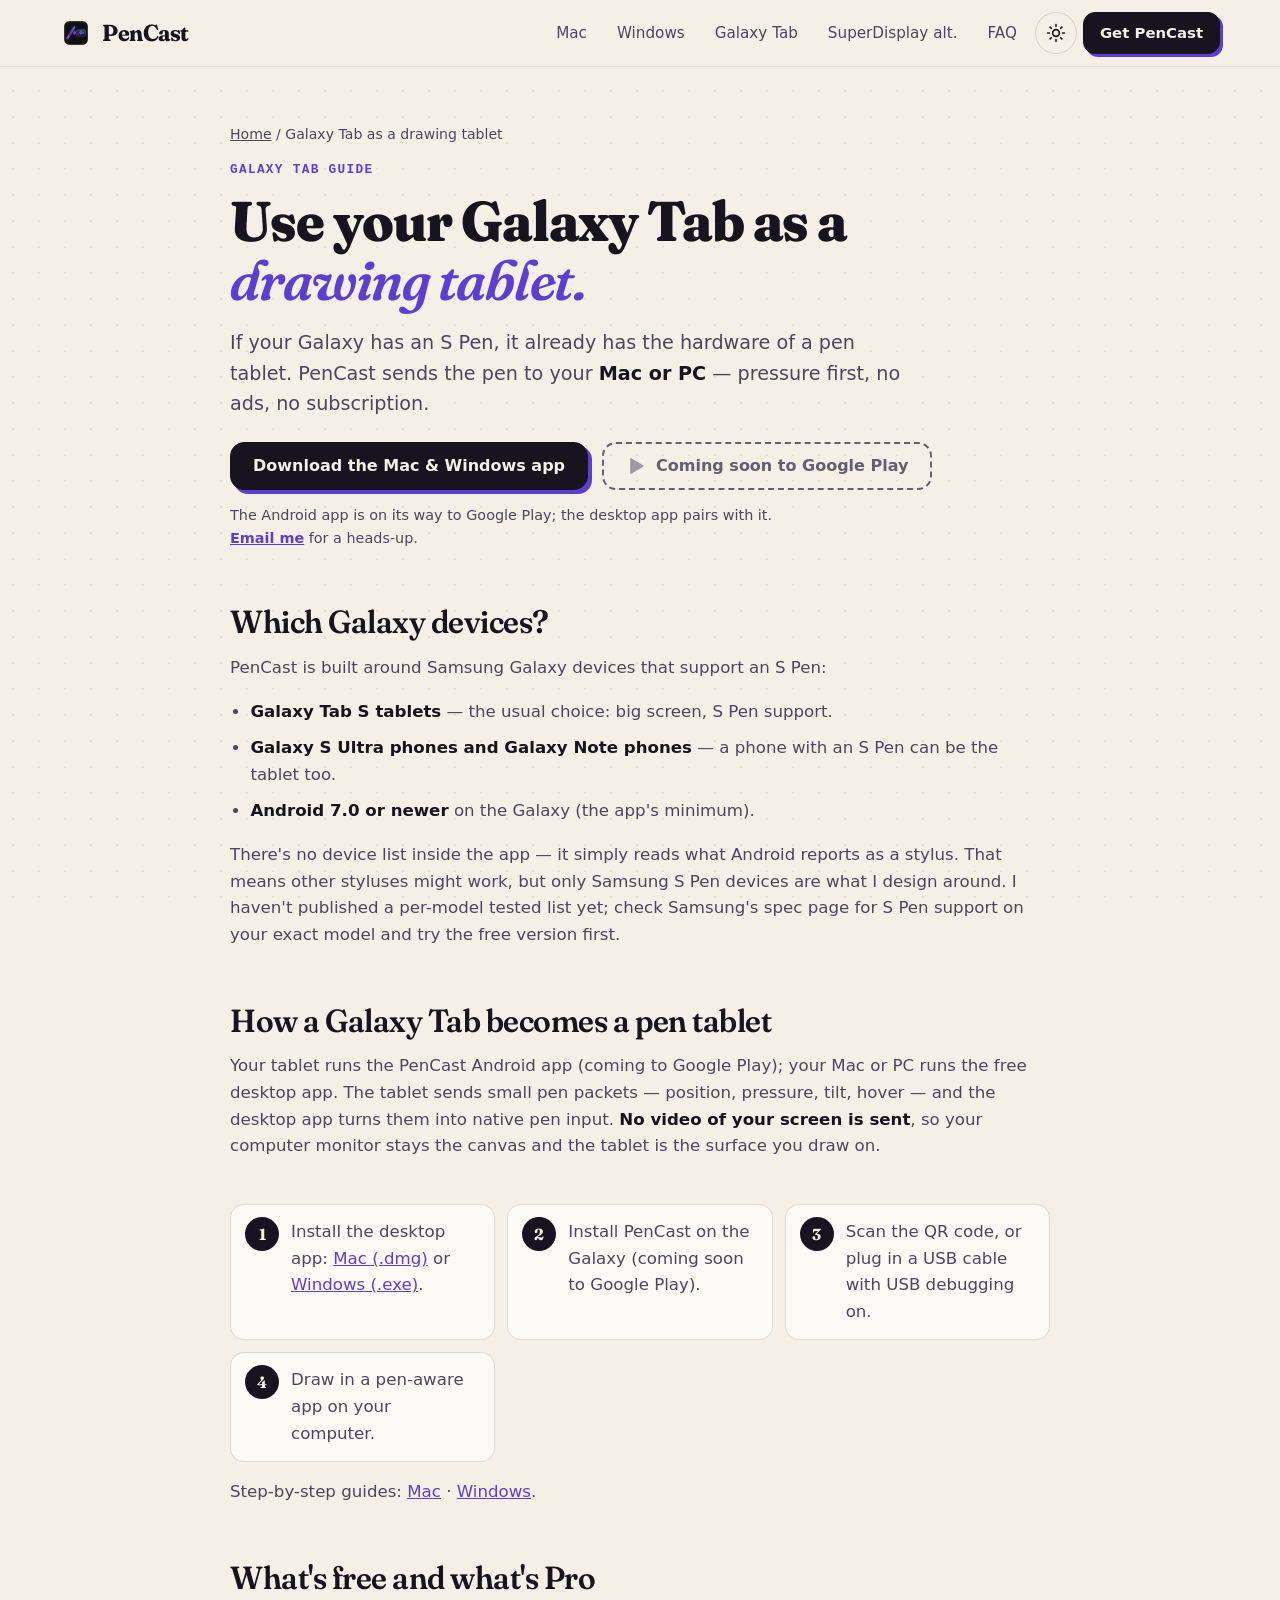
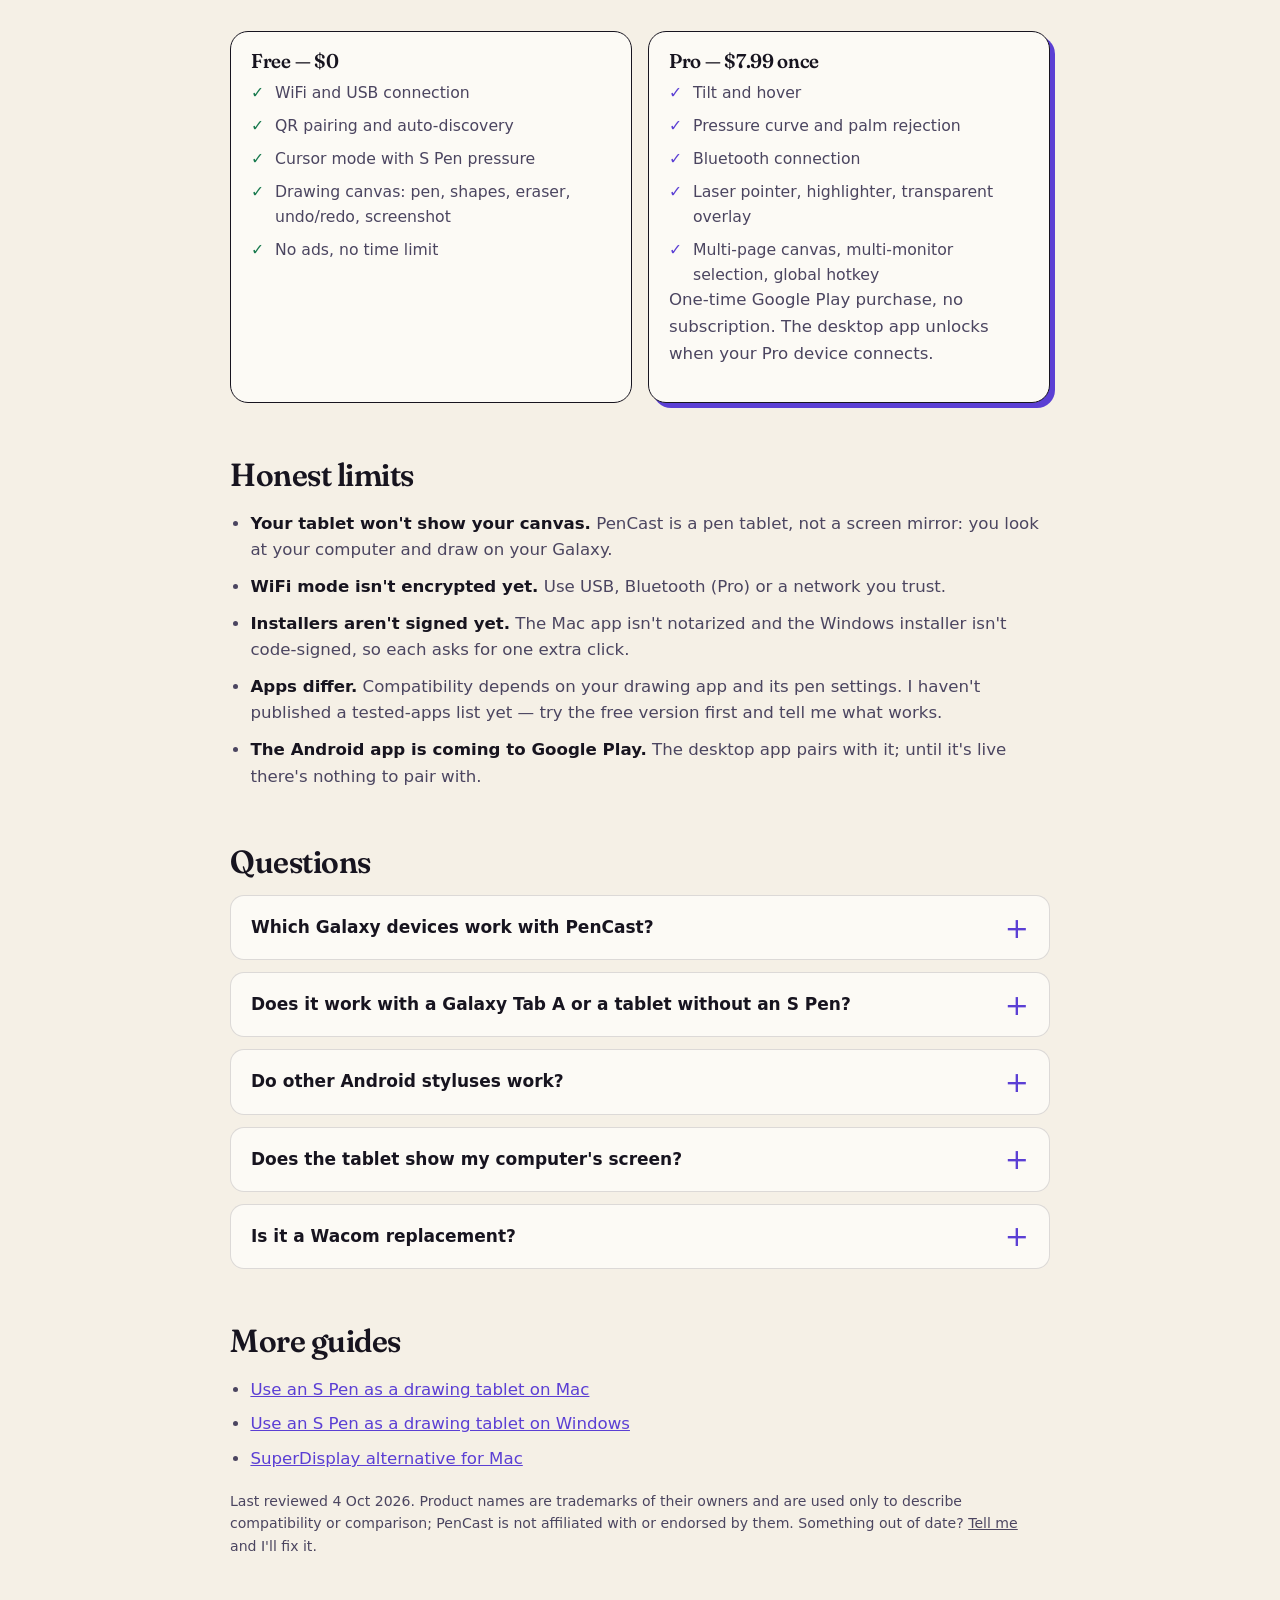
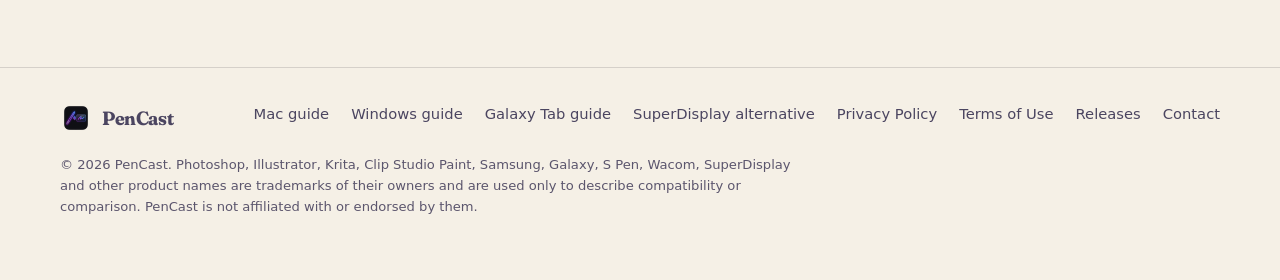
<file: use-galaxy-tab-as-drawing-tablet/index.html>
<!doctype html>
<html lang="en" class="no-js">
<head>
  <meta charset="utf-8" />
  <meta name="viewport" content="width=device-width, initial-scale=1" />
  <title>Use a Galaxy Tab as a drawing tablet for Mac or PC | PenCast</title>
  <meta name="description" content="Which Galaxy devices work as a drawing tablet with PenCast, what you need on Android and your computer, and what it can&#x27;t do. Free to start, no ads." />
  <link rel="canonical" href="https://pencastapp.com/use-galaxy-tab-as-drawing-tablet/" />
  <meta name="robots" content="index, follow, max-image-preview:large" />
  <meta name="theme-color" content="#f5f0e6" media="(prefers-color-scheme: light)" />
  <meta name="theme-color" content="#0f0d16" media="(prefers-color-scheme: dark)" />
  <meta property="og:type" content="article" />
  <meta property="og:site_name" content="PenCast" />
  <meta property="og:title" content="Use a Galaxy Tab as a drawing tablet for Mac or PC | PenCast" />
  <meta property="og:description" content="Which Galaxy devices work as a drawing tablet with PenCast, what you need on Android and your computer, and what it can&#x27;t do. Free to start, no ads." />
  <meta property="og:url" content="https://pencastapp.com/use-galaxy-tab-as-drawing-tablet/" />
  <meta property="og:image" content="https://pencastapp.com/images/og-image.png" />
  <meta property="og:image:width" content="1200" />
  <meta property="og:image:height" content="630" />
  <meta name="twitter:card" content="summary_large_image" />
  <meta name="twitter:title" content="Use a Galaxy Tab as a drawing tablet for Mac or PC | PenCast" />
  <meta name="twitter:description" content="Which Galaxy devices work as a drawing tablet with PenCast, what you need on Android and your computer, and what it can&#x27;t do. Free to start, no ads." />
  <meta name="twitter:image" content="https://pencastapp.com/images/og-image.png" />
  <link rel="icon" type="image/png" sizes="32x32" href="/images/favicon-32.png" />
  <link rel="apple-touch-icon" href="/images/app_logo_192.png" />
  <link rel="preload" href="/assets/fonts/fraunces.woff2" as="font" type="font/woff2" crossorigin />
  <link rel="stylesheet" href="/assets/style.css" />
  <script>(function(){var d=document.documentElement;d.className=d.className.replace('no-js','js');try{var t=localStorage.getItem('pc-theme');var m=/[?&]theme=(light|dark)/.exec(location.search);if(m)t=m[1];if(t==='light'||t==='dark')d.setAttribute('data-theme',t);}catch(e){}})();</script>
  <script type="application/ld+json">{"@context": "https://schema.org", "@type": "WebPage", "name": "Use a Galaxy Tab as a drawing tablet for Mac or PC | PenCast", "url": "https://pencastapp.com/use-galaxy-tab-as-drawing-tablet/", "description": "Which Galaxy devices work as a drawing tablet with PenCast, what you need on Android and your computer, and what it can't do. Free to start, no ads.", "inLanguage": "en", "dateModified": "2026-10-04", "isPartOf": {"@type": "WebSite", "name": "PenCast", "url": "https://pencastapp.com/"}, "about": {"@type": "SoftwareApplication", "name": "PenCast", "url": "https://pencastapp.com/"}}</script>
  <script type="application/ld+json">{"@context": "https://schema.org", "@type": "BreadcrumbList", "itemListElement": [{"@type": "ListItem", "position": 1, "name": "Home", "item": "https://pencastapp.com/"}, {"@type": "ListItem", "position": 2, "name": "Galaxy Tab as a drawing tablet", "item": "https://pencastapp.com/use-galaxy-tab-as-drawing-tablet/"}]}</script>
  <script type="application/ld+json">{"@context": "https://schema.org", "@type": "FAQPage", "mainEntity": [{"@type": "Question", "name": "Which Galaxy devices work with PenCast?", "acceptedAnswer": {"@type": "Answer", "text": "PenCast is built around Samsung Galaxy devices that support an S Pen — for example Galaxy Tab S tablets, Galaxy S Ultra phones and Galaxy Note phones — on Android 7.0 or newer. The app has no device list: it reads whatever Android reports as a stylus. Check Samsung's spec page for S Pen support on your exact model, and try the free version first."}}, {"@type": "Question", "name": "Does it work with a Galaxy Tab A or a tablet without an S Pen?", "acceptedAnswer": {"@type": "Answer", "text": "PenCast is designed for a pressure-sensitive stylus. Tablets without S Pen support are not the target, and I don't claim they work."}}, {"@type": "Question", "name": "Do other Android styluses work?", "acceptedAnswer": {"@type": "Answer", "text": "They may, if Android reports them as a stylus, but they aren't officially supported and I haven't tested them."}}, {"@type": "Question", "name": "Does the tablet show my computer's screen?", "acceptedAnswer": {"@type": "Answer", "text": "No. PenCast is a pen tablet: the pen goes to the computer and your computer screen stays the canvas."}}, {"@type": "Question", "name": "Is it a Wacom replacement?", "acceptedAnswer": {"@type": "Answer", "text": "It turns a device you may already own into a pen tablet, which can save you buying dedicated hardware. A dedicated tablet has its own driver and a wired connection, so expect differences, especially over WiFi."}}]}</script>
</head>
<body>
  <a class="skip" href="#main">Skip to content</a>
  <header class="site-header">
    <div class="wrap bar">
      <a class="brand" href="/" aria-label="PenCast home"><img src="/images/app_logo_64.png" width="32" height="32" alt="" />PenCast</a>
      <nav class="nav" id="nav" aria-label="Main">
        <a class="link" href="/s-pen-as-drawing-tablet-mac/">Mac</a><a class="link" href="/s-pen-as-drawing-tablet-windows/">Windows</a><a class="link" href="/use-galaxy-tab-as-drawing-tablet/">Galaxy Tab</a><a class="link" href="/compare/superdisplay-alternative-mac/">SuperDisplay alt.</a><a class="link" href="/#faq">FAQ</a>
        <button class="icon-btn theme-btn" id="themeBtn" type="button" aria-label="Toggle light and dark theme">
          <svg class="sun" width="20" height="20" viewBox="0 0 24 24" fill="none" stroke="currentColor" stroke-width="2" stroke-linecap="round" aria-hidden="true"><circle cx="12" cy="12" r="4"/><path d="M12 2v2M12 20v2M4.9 4.9l1.4 1.4M17.7 17.7l1.4 1.4M2 12h2M20 12h2M4.9 19.1l1.4-1.4M17.7 6.3l1.4-1.4"/></svg>
          <svg class="moon" width="20" height="20" viewBox="0 0 24 24" fill="none" stroke="currentColor" stroke-width="2" stroke-linecap="round" stroke-linejoin="round" aria-hidden="true"><path d="M21 12.8A9 9 0 1 1 11.2 3a7 7 0 0 0 9.8 9.8z"/></svg>
        </button>
        <a class="btn btn-primary btn-sm hdr-cta" href="/#download" data-cta="header-download">Get PenCast</a>
      </nav>
      <button class="icon-btn menu-btn" id="menuBtn" type="button" aria-expanded="false" aria-controls="nav" aria-label="Menu">
        <svg width="22" height="22" viewBox="0 0 24 24" fill="none" stroke="currentColor" stroke-width="2" stroke-linecap="round" aria-hidden="true"><path d="M4 7h16M4 12h16M4 17h16"/></svg>
      </button>
    </div>
  </header>
  <main id="main" class="doc">
    <div class="wrap doc-wrap">
      <p class="crumbs"><a href="/">Home</a> / <span aria-current="page">Galaxy Tab as a drawing tablet</span></p>
      <header class="doc-head">
        <div class="kicker">Galaxy Tab guide</div>
        <h1>Use your Galaxy Tab as a <em>drawing tablet.</em></h1>
        <p class="lede">If your Galaxy has an S Pen, it already has the hardware of a pen tablet. PenCast sends the pen to your <strong>Mac or PC</strong> &mdash; pressure first, no ads, no subscription.</p>
        <div class="cta-row"><a class="btn btn-primary" href="/#download" data-cta="tab-guide-desktop">Download the Mac &amp; Windows app</a><!--play:begin tab-guide-play--><span class="btn btn-soon" role="note" aria-label="Coming soon to Google Play" data-cta="tab-guide-play"><svg viewBox="0 0 24 24" fill="currentColor" aria-hidden="true"><path d="M5 3.5v17a1 1 0 0 0 1.5.86l14-8.5a1 1 0 0 0 0-1.72l-14-8.5A1 1 0 0 0 5 3.5z"/></svg>Coming soon to Google Play</span><!--play:end--></div><p class="fine soon-note">The Android app is on its way to Google Play; the desktop app pairs with it. <a href="mailto:ahmedesa1997@gmail.com?subject=Tell%20me%20when%20PenCast%20is%20on%20Google%20Play">Email me</a> for a heads-up.</p>
      </header>
      <section class="doc-sec">
        <h2>Which Galaxy devices?</h2>
        <p>PenCast is built around Samsung Galaxy devices that support an S Pen:</p>
        <ul class="plain">
          <li><strong>Galaxy Tab S tablets</strong> &mdash; the usual choice: big screen, S Pen support.</li>
          <li><strong>Galaxy S Ultra phones and Galaxy Note phones</strong> &mdash; a phone with an S Pen can be the tablet too.</li>
          <li><strong>Android 7.0 or newer</strong> on the Galaxy (the app's minimum).</li>
        </ul>
        <p>There's no device list inside the app &mdash; it simply reads what Android reports as a stylus. That means other styluses might work, but only Samsung S Pen devices are what I design around. I haven't published a per-model tested list yet; check Samsung's spec page for S Pen support on your exact model and try the free version first.</p>
      </section>
      <section class="doc-sec">
        <h2>How a Galaxy Tab becomes a pen tablet</h2>
        <p>Your tablet runs the PenCast Android app (coming to Google Play); your Mac or PC runs the free desktop app. The tablet sends small pen packets &mdash; position, pressure, tilt, hover &mdash; and the desktop app turns them into native pen input. <strong>No video of your screen is sent</strong>, so your computer monitor stays the canvas and the tablet is the surface you draw on.</p>
        <ol class="steps">
          <li>Install the desktop app: <a href="https://github.com/ahmedesa/pencast-app/releases/latest/download/PenCast.dmg" rel="noopener">Mac (.dmg)</a> or <a href="https://github.com/ahmedesa/pencast-app/releases/latest/download/PenCast-Setup.exe" rel="noopener">Windows (.exe)</a>.</li>
          <li>Install PenCast on the Galaxy (coming soon to Google Play).</li>
          <li>Scan the QR code, or plug in a USB cable with USB debugging on.</li>
          <li>Draw in a pen-aware app on your computer.</li>
        </ol>
        <p>Step-by-step guides: <a href="/s-pen-as-drawing-tablet-mac/">Mac</a> &middot; <a href="/s-pen-as-drawing-tablet-windows/">Windows</a>.</p>
      </section>
      <section class="doc-sec">
        <h2>What's free and what's Pro</h2>
        <div class="two">
          <div class="card-sm"><h3>Free &mdash; $0</h3><ul class="ticks-list"><li>WiFi and USB connection</li><li>QR pairing and auto-discovery</li><li>Cursor mode with S Pen pressure</li><li>Drawing canvas: pen, shapes, eraser, undo/redo, screenshot</li><li>No ads, no time limit</li></ul></div>
          <div class="card-sm pro"><h3>Pro &mdash; $7.99 once</h3><ul class="ticks-list"><li>Tilt and hover</li><li>Pressure curve and palm rejection</li><li>Bluetooth connection</li><li>Laser pointer, highlighter, transparent overlay</li><li>Multi-page canvas, multi-monitor selection, global hotkey</li></ul><p class="fine">One-time Google Play purchase, no subscription. The desktop app unlocks when your Pro device connects.</p></div>
        </div>
      </section>
      <section class="doc-sec">
        <h2>Honest limits</h2>
        <ul class="plain">
          <li><strong>Your tablet won't show your canvas.</strong> PenCast is a pen tablet, not a screen mirror: you look at your computer and draw on your Galaxy.</li>
          <li><strong>WiFi mode isn't encrypted yet.</strong> Use USB, Bluetooth (Pro) or a network you trust.</li>
          <li><strong>Installers aren't signed yet.</strong> The Mac app isn't notarized and the Windows installer isn't code-signed, so each asks for one extra click.</li>
          <li><strong>Apps differ.</strong> Compatibility depends on your drawing app and its pen settings. I haven't published a tested-apps list yet &mdash; try the free version first and tell me what works.</li>
          <li><strong>The Android app is coming to Google Play.</strong> The desktop app pairs with it; until it's live there's nothing to pair with.</li>
        </ul>
      </section>
<section class="doc-sec"><h2>Questions</h2><div class="faq"><details><summary>Which Galaxy devices work with PenCast?</summary><div><p>PenCast is built around Samsung Galaxy devices that support an S Pen &mdash; for example Galaxy Tab S tablets, Galaxy S Ultra phones and Galaxy Note phones &mdash; on Android 7.0 or newer. The app has no device list: it reads whatever Android reports as a stylus. Check Samsung's spec page for S Pen support on your exact model, and try the free version first.</p></div></details><details><summary>Does it work with a Galaxy Tab A or a tablet without an S Pen?</summary><div><p>PenCast is designed for a pressure-sensitive stylus. Tablets without S Pen support are not the target, and I don't claim they work.</p></div></details><details><summary>Do other Android styluses work?</summary><div><p>They may, if Android reports them as a stylus, but they aren't officially supported and I haven't tested them.</p></div></details><details><summary>Does the tablet show my computer&#x27;s screen?</summary><div><p>No. PenCast is a pen tablet: the pen goes to the computer and your computer screen stays the canvas.</p></div></details><details><summary>Is it a Wacom replacement?</summary><div><p>It turns a device you may already own into a pen tablet, which can save you buying dedicated hardware. A dedicated tablet has its own driver and a wired connection, so expect differences, especially over WiFi.</p></div></details></div></section>
      <section class="doc-sec related"><h2>More guides</h2><ul><li><a href="/s-pen-as-drawing-tablet-mac/">Use an S Pen as a drawing tablet on Mac</a></li><li><a href="/s-pen-as-drawing-tablet-windows/">Use an S Pen as a drawing tablet on Windows</a></li><li><a href="/compare/superdisplay-alternative-mac/">SuperDisplay alternative for Mac</a></li></ul></section>
      <p class="note">Last reviewed 4 Oct 2026. Product names are trademarks of their owners and are used only to describe compatibility or comparison; PenCast is not affiliated with or endorsed by them. Something out of date? <a href="mailto:ahmedesa1997@gmail.com?subject=PenCast%20page%20correction">Tell me</a> and I'll fix it.</p>
    </div>
  </main>
  <footer class="site-footer">
    <div class="wrap">
      <div class="foot">
        <a class="brand" href="/" style="font-size:1.2rem"><img src="/images/app_logo_64.png" width="28" height="28" alt="" />PenCast</a>
        <ul>
          <li><a href="/s-pen-as-drawing-tablet-mac/">Mac guide</a></li>
          <li><a href="/s-pen-as-drawing-tablet-windows/">Windows guide</a></li>
          <li><a href="/use-galaxy-tab-as-drawing-tablet/">Galaxy Tab guide</a></li>
          <li><a href="/compare/superdisplay-alternative-mac/">SuperDisplay alternative</a></li>
          <li><a href="/privacy.html">Privacy Policy</a></li>
          <li><a href="/terms.html">Terms of Use</a></li>
          <li><a href="https://github.com/ahmedesa/pencast-app/releases" rel="noopener">Releases</a></li>
          <li><a href="mailto:ahmedesa1997@gmail.com">Contact</a></li>
        </ul>
      </div>
      <p class="legal">&copy; 2026 PenCast. Photoshop, Illustrator, Krita, Clip Studio Paint, Samsung, Galaxy, S Pen, Wacom, SuperDisplay and other product names are trademarks of their owners and are used only to describe compatibility or comparison. PenCast is not affiliated with or endorsed by them.</p>
    </div>
  </footer>
  <script src="/assets/page.js" defer></script>
</body>
</html>
</file>
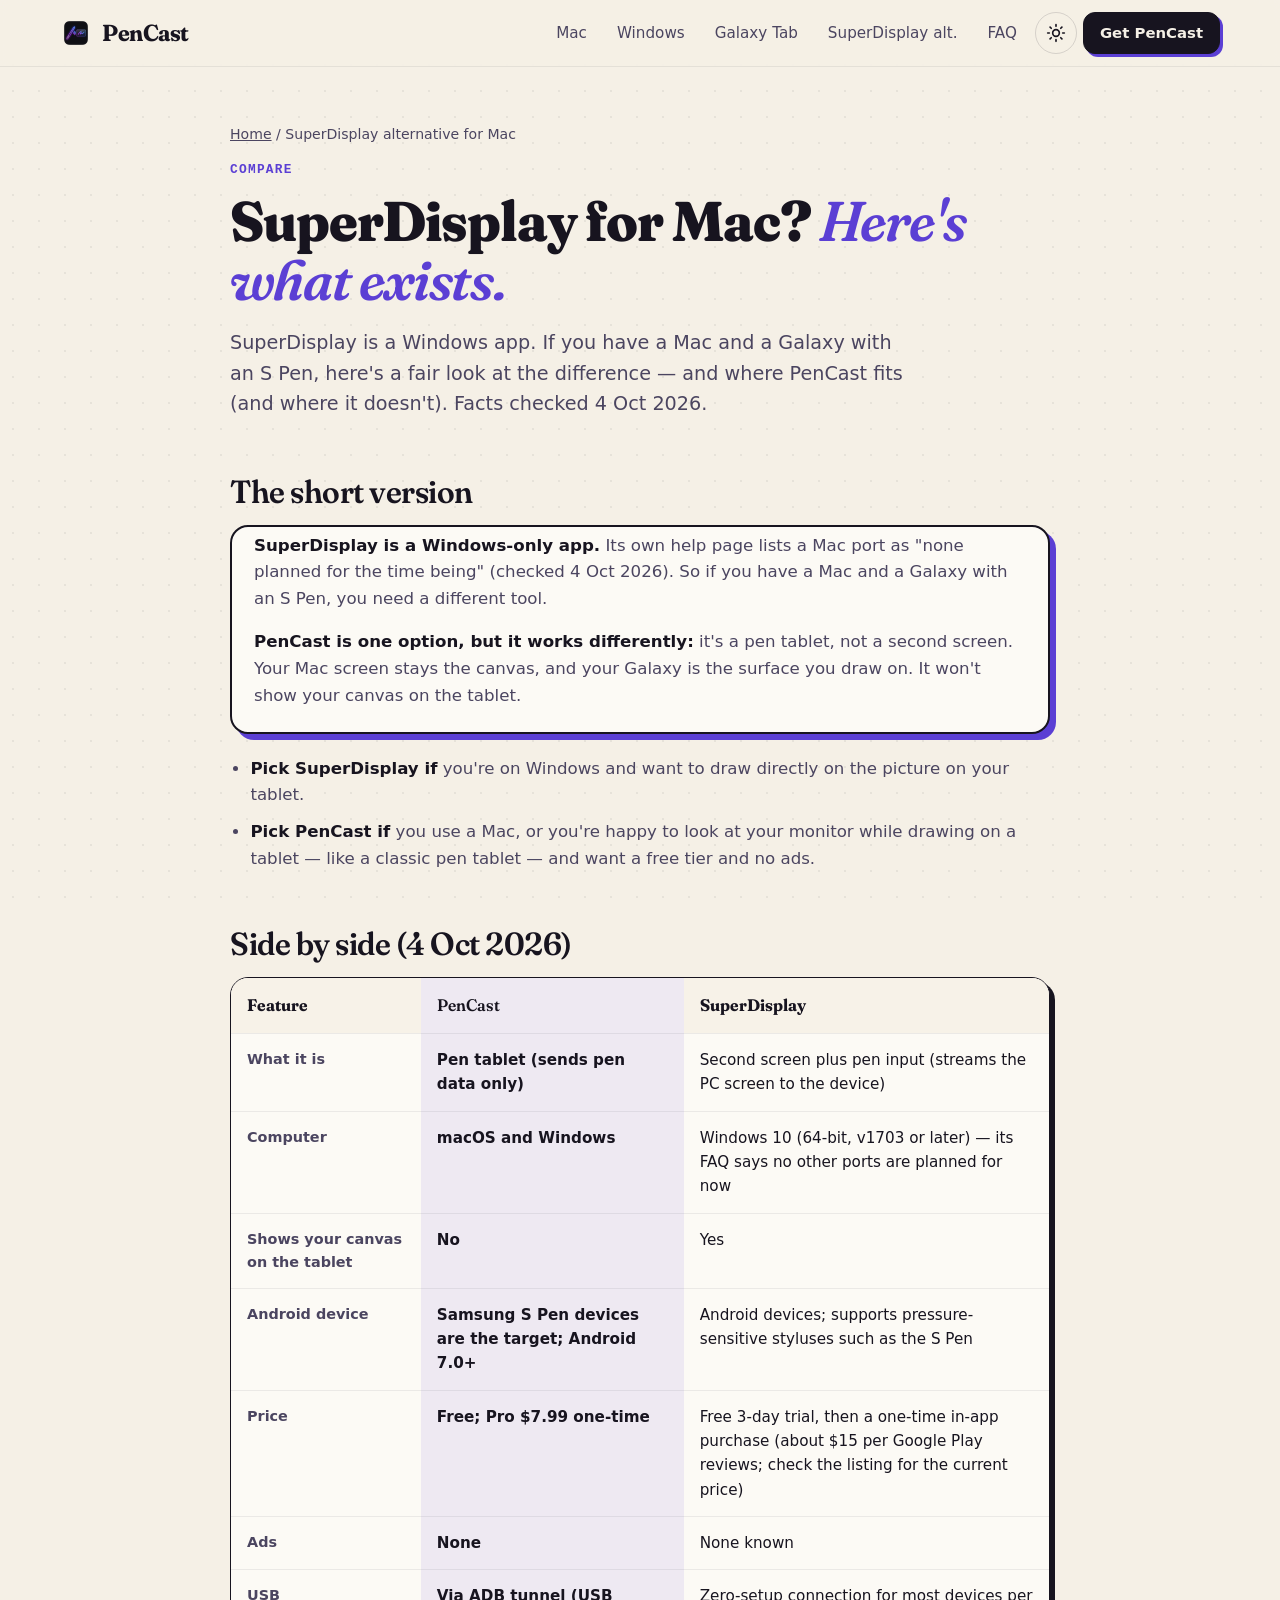
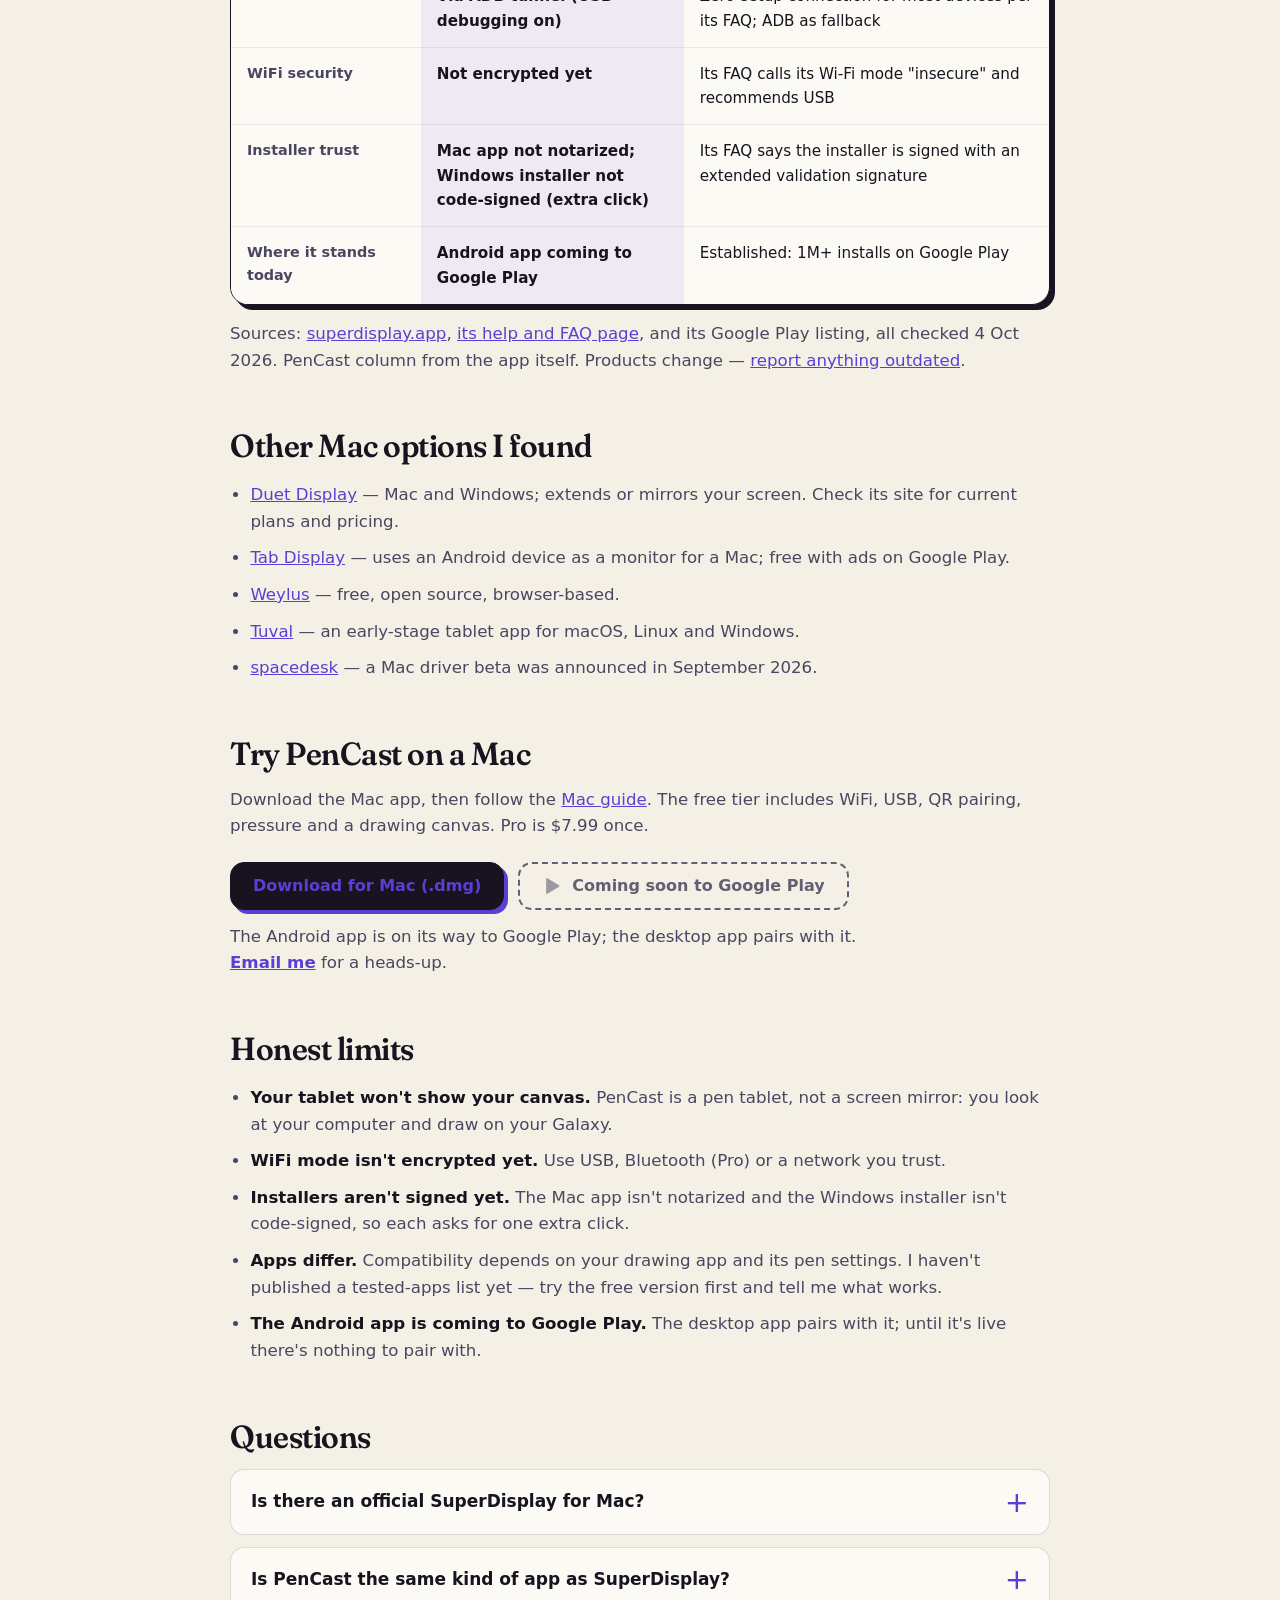
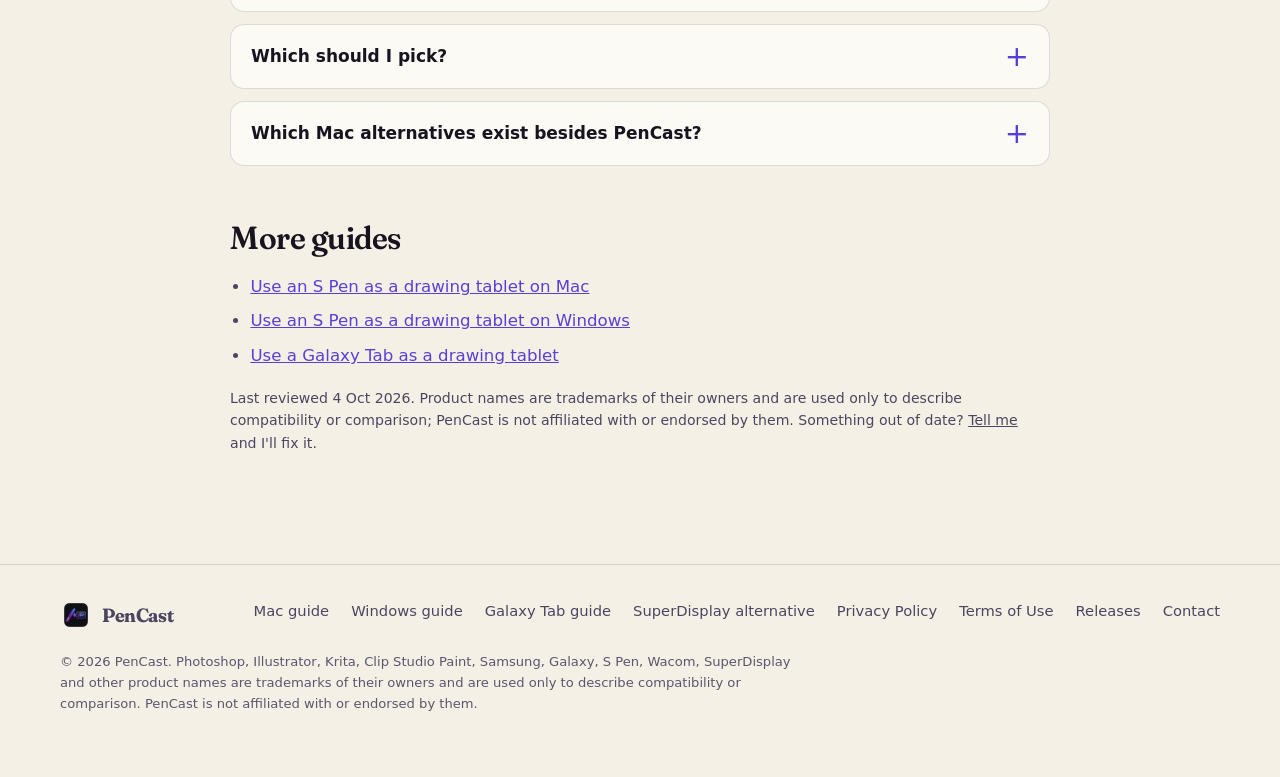
<file: compare/superdisplay-alternative-mac/index.html>
<!doctype html>
<html lang="en" class="no-js">
<head>
  <meta charset="utf-8" />
  <meta name="viewport" content="width=device-width, initial-scale=1" />
  <title>SuperDisplay alternative for Mac | PenCast</title>
  <meta name="description" content="SuperDisplay is Windows-only. Here is a fair, dated comparison with PenCast, a pen tablet app that sends S Pen input to Mac and Windows, plus other Mac options." />
  <link rel="canonical" href="https://pencastapp.com/compare/superdisplay-alternative-mac/" />
  <meta name="robots" content="index, follow, max-image-preview:large" />
  <meta name="theme-color" content="#f5f0e6" media="(prefers-color-scheme: light)" />
  <meta name="theme-color" content="#0f0d16" media="(prefers-color-scheme: dark)" />
  <meta property="og:type" content="article" />
  <meta property="og:site_name" content="PenCast" />
  <meta property="og:title" content="SuperDisplay alternative for Mac | PenCast" />
  <meta property="og:description" content="SuperDisplay is Windows-only. Here is a fair, dated comparison with PenCast, a pen tablet app that sends S Pen input to Mac and Windows, plus other Mac options." />
  <meta property="og:url" content="https://pencastapp.com/compare/superdisplay-alternative-mac/" />
  <meta property="og:image" content="https://pencastapp.com/images/og-image.png" />
  <meta property="og:image:width" content="1200" />
  <meta property="og:image:height" content="630" />
  <meta name="twitter:card" content="summary_large_image" />
  <meta name="twitter:title" content="SuperDisplay alternative for Mac | PenCast" />
  <meta name="twitter:description" content="SuperDisplay is Windows-only. Here is a fair, dated comparison with PenCast, a pen tablet app that sends S Pen input to Mac and Windows, plus other Mac options." />
  <meta name="twitter:image" content="https://pencastapp.com/images/og-image.png" />
  <link rel="icon" type="image/png" sizes="32x32" href="/images/favicon-32.png" />
  <link rel="apple-touch-icon" href="/images/app_logo_192.png" />
  <link rel="preload" href="/assets/fonts/fraunces.woff2" as="font" type="font/woff2" crossorigin />
  <link rel="stylesheet" href="/assets/style.css" />
  <script>(function(){var d=document.documentElement;d.className=d.className.replace('no-js','js');try{var t=localStorage.getItem('pc-theme');var m=/[?&]theme=(light|dark)/.exec(location.search);if(m)t=m[1];if(t==='light'||t==='dark')d.setAttribute('data-theme',t);}catch(e){}})();</script>
  <script type="application/ld+json">{"@context": "https://schema.org", "@type": "WebPage", "name": "SuperDisplay alternative for Mac | PenCast", "url": "https://pencastapp.com/compare/superdisplay-alternative-mac/", "description": "SuperDisplay is Windows-only. Here is a fair, dated comparison with PenCast, a pen tablet app that sends S Pen input to Mac and Windows, plus other Mac options.", "inLanguage": "en", "dateModified": "2026-10-04", "isPartOf": {"@type": "WebSite", "name": "PenCast", "url": "https://pencastapp.com/"}, "about": {"@type": "SoftwareApplication", "name": "PenCast", "url": "https://pencastapp.com/"}}</script>
  <script type="application/ld+json">{"@context": "https://schema.org", "@type": "BreadcrumbList", "itemListElement": [{"@type": "ListItem", "position": 1, "name": "Home", "item": "https://pencastapp.com/"}, {"@type": "ListItem", "position": 2, "name": "SuperDisplay alternative for Mac", "item": "https://pencastapp.com/compare/superdisplay-alternative-mac/"}]}</script>
  <script type="application/ld+json">{"@context": "https://schema.org", "@type": "FAQPage", "mainEntity": [{"@type": "Question", "name": "Is there an official SuperDisplay for Mac?", "acceptedAnswer": {"@type": "Answer", "text": "Not as of 4 Oct 2026. SuperDisplay's own FAQ says ports to Linux, Mac OS or Windows tablets are \"not completely out of the question, but none are planned for the time being.\" Check its help page for updates."}}, {"@type": "Question", "name": "Is PenCast the same kind of app as SuperDisplay?", "acceptedAnswer": {"@type": "Answer", "text": "No. SuperDisplay turns your Android device into a second display plus pen input (it streams your Windows screen to the device). PenCast is a pen tablet: it sends only pen data to your computer and does not show your canvas on the tablet."}}, {"@type": "Question", "name": "Which should I pick?", "acceptedAnswer": {"@type": "Answer", "text": "If you're on Windows and want to see and draw directly on the picture on your tablet, SuperDisplay is built for that. If you're on a Mac, or want a light pen tablet with no screen mirroring, no ads and a pay-once Pro, PenCast is built for that."}}, {"@type": "Question", "name": "Which Mac alternatives exist besides PenCast?", "acceptedAnswer": {"@type": "Answer", "text": "Options I found on 4 Oct 2026: Duet Display (Mac and Windows, screen mirroring/pen display), Tab Display (Android as a Mac monitor, free with ads), Weylus (open source, browser-based), Tuval (early version for macOS/Linux/Windows), and a spacedesk Mac driver beta announced in September 2026. Features and prices change, so check each product's own page."}}]}</script>
</head>
<body>
  <a class="skip" href="#main">Skip to content</a>
  <header class="site-header">
    <div class="wrap bar">
      <a class="brand" href="/" aria-label="PenCast home"><img src="/images/app_logo_64.png" width="32" height="32" alt="" />PenCast</a>
      <nav class="nav" id="nav" aria-label="Main">
        <a class="link" href="/s-pen-as-drawing-tablet-mac/">Mac</a><a class="link" href="/s-pen-as-drawing-tablet-windows/">Windows</a><a class="link" href="/use-galaxy-tab-as-drawing-tablet/">Galaxy Tab</a><a class="link" href="/compare/superdisplay-alternative-mac/">SuperDisplay alt.</a><a class="link" href="/#faq">FAQ</a>
        <button class="icon-btn theme-btn" id="themeBtn" type="button" aria-label="Toggle light and dark theme">
          <svg class="sun" width="20" height="20" viewBox="0 0 24 24" fill="none" stroke="currentColor" stroke-width="2" stroke-linecap="round" aria-hidden="true"><circle cx="12" cy="12" r="4"/><path d="M12 2v2M12 20v2M4.9 4.9l1.4 1.4M17.7 17.7l1.4 1.4M2 12h2M20 12h2M4.9 19.1l1.4-1.4M17.7 6.3l1.4-1.4"/></svg>
          <svg class="moon" width="20" height="20" viewBox="0 0 24 24" fill="none" stroke="currentColor" stroke-width="2" stroke-linecap="round" stroke-linejoin="round" aria-hidden="true"><path d="M21 12.8A9 9 0 1 1 11.2 3a7 7 0 0 0 9.8 9.8z"/></svg>
        </button>
        <a class="btn btn-primary btn-sm hdr-cta" href="/#download" data-cta="header-download">Get PenCast</a>
      </nav>
      <button class="icon-btn menu-btn" id="menuBtn" type="button" aria-expanded="false" aria-controls="nav" aria-label="Menu">
        <svg width="22" height="22" viewBox="0 0 24 24" fill="none" stroke="currentColor" stroke-width="2" stroke-linecap="round" aria-hidden="true"><path d="M4 7h16M4 12h16M4 17h16"/></svg>
      </button>
    </div>
  </header>
  <main id="main" class="doc">
    <div class="wrap doc-wrap">
      <p class="crumbs"><a href="/">Home</a> / <span aria-current="page">SuperDisplay alternative for Mac</span></p>
      <header class="doc-head">
        <div class="kicker">Compare</div>
        <h1>SuperDisplay for Mac? <em>Here's what exists.</em></h1>
        <p class="lede">SuperDisplay is a Windows app. If you have a Mac and a Galaxy with an S Pen, here's a fair look at the difference &mdash; and where PenCast fits (and where it doesn't). Facts checked 4 Oct 2026.</p>
        
      </header>
      <section class="doc-sec">
        <h2>The short version</h2>
        <div class="callout">
          <p><strong>SuperDisplay is a Windows-only app.</strong> Its own help page lists a Mac port as "none planned for the time being" (checked 4 Oct 2026). So if you have a Mac and a Galaxy with an S Pen, you need a different tool.</p>
          <p><strong>PenCast is one option, but it works differently:</strong> it's a pen tablet, not a second screen. Your Mac screen stays the canvas, and your Galaxy is the surface you draw on. It won't show your canvas on the tablet.</p>
        </div>
        <ul class="plain">
          <li><strong>Pick SuperDisplay if</strong> you're on Windows and want to draw directly on the picture on your tablet.</li>
          <li><strong>Pick PenCast if</strong> you use a Mac, or you're happy to look at your monitor while drawing on a tablet &mdash; like a classic pen tablet &mdash; and want a free tier and no ads.</li>
        </ul>
      </section>
      <section class="doc-sec">
        <h2>Side by side (4 Oct 2026)</h2>
        <div class="table-scroll" tabindex="0" role="region" aria-label="PenCast vs SuperDisplay comparison, scrolls sideways on small screens"><table><thead><tr><th scope="col">Feature</th><th scope="col" class="me">PenCast</th><th scope="col">SuperDisplay</th></tr></thead><tbody><tr><th scope="row">What it is</th><td class="me">Pen tablet (sends pen data only)</td><td>Second screen plus pen input (streams the PC screen to the device)</td></tr><tr><th scope="row">Computer</th><td class="me">macOS and Windows</td><td>Windows 10 (64-bit, v1703 or later) &mdash; its FAQ says no other ports are planned for now</td></tr><tr><th scope="row">Shows your canvas on the tablet</th><td class="me">No</td><td>Yes</td></tr><tr><th scope="row">Android device</th><td class="me">Samsung S Pen devices are the target; Android 7.0+</td><td>Android devices; supports pressure-sensitive styluses such as the S Pen</td></tr><tr><th scope="row">Price</th><td class="me">Free; Pro $7.99 one-time</td><td>Free 3-day trial, then a one-time in-app purchase (about $15 per Google Play reviews; check the listing for the current price)</td></tr><tr><th scope="row">Ads</th><td class="me">None</td><td>None known</td></tr><tr><th scope="row">USB</th><td class="me">Via ADB tunnel (USB debugging on)</td><td>Zero-setup connection for most devices per its FAQ; ADB as fallback</td></tr><tr><th scope="row">WiFi security</th><td class="me">Not encrypted yet</td><td>Its FAQ calls its Wi-Fi mode "insecure" and recommends USB</td></tr><tr><th scope="row">Installer trust</th><td class="me">Mac app not notarized; Windows installer not code-signed (extra click)</td><td>Its FAQ says the installer is signed with an extended validation signature</td></tr><tr><th scope="row">Where it stands today</th><td class="me">Android app coming to Google Play</td><td>Established: 1M+ installs on Google Play</td></tr></tbody></table></div>
        <p class="note">Sources: <a href="https://superdisplay.app/" rel="noopener">superdisplay.app</a>, <a href="https://superdisplay.app/help" rel="noopener">its help and FAQ page</a>, and its Google Play listing, all checked 4 Oct 2026. PenCast column from the app itself. Products change &mdash; <a href="mailto:ahmedesa1997@gmail.com?subject=PenCast%20comparison%20correction">report anything outdated</a>.</p>
      </section>
      <section class="doc-sec">
        <h2>Other Mac options I found</h2>
        <ul class="plain">
          <li><a href="https://duetdisplay.com" rel="noopener">Duet Display</a> &mdash; Mac and Windows; extends or mirrors your screen. Check its site for current plans and pricing.</li>
          <li><a href="https://play.google.com/store/apps/details?id=com.enfpdev.tabdisplay" rel="noopener">Tab Display</a> &mdash; uses an Android device as a monitor for a Mac; free with ads on Google Play.</li>
          <li><a href="https://github.com/H-M-H/Weylus" rel="noopener">Weylus</a> &mdash; free, open source, browser-based.</li>
          <li><a href="https://tuval.app" rel="noopener">Tuval</a> &mdash; an early-stage tablet app for macOS, Linux and Windows.</li>
          <li><a href="https://www.spacedesk.net" rel="noopener">spacedesk</a> &mdash; a Mac driver beta was announced in September 2026.</li>
        </ul>
      </section>
      <section class="doc-sec">
        <h2>Try PenCast on a Mac</h2>
        <p>Download the Mac app, then follow the <a href="/s-pen-as-drawing-tablet-mac/">Mac guide</a>. The free tier includes WiFi, USB, QR pairing, pressure and a drawing canvas. Pro is $7.99 once.</p>
        <div class="cta-row"><a class="btn btn-primary" href="https://github.com/ahmedesa/pencast-app/releases/latest/download/PenCast.dmg" rel="noopener" data-cta="cmp-sd-mac">Download for Mac (.dmg)</a><!--play:begin cmp-sd-play--><span class="btn btn-soon" role="note" aria-label="Coming soon to Google Play" data-cta="cmp-sd-play"><svg viewBox="0 0 24 24" fill="currentColor" aria-hidden="true"><path d="M5 3.5v17a1 1 0 0 0 1.5.86l14-8.5a1 1 0 0 0 0-1.72l-14-8.5A1 1 0 0 0 5 3.5z"/></svg>Coming soon to Google Play</span><!--play:end--></div><p class="fine soon-note">The Android app is on its way to Google Play; the desktop app pairs with it. <a href="mailto:ahmedesa1997@gmail.com?subject=Tell%20me%20when%20PenCast%20is%20on%20Google%20Play">Email me</a> for a heads-up.</p>
      </section>
      <section class="doc-sec">
        <h2>Honest limits</h2>
        <ul class="plain">
          <li><strong>Your tablet won't show your canvas.</strong> PenCast is a pen tablet, not a screen mirror: you look at your computer and draw on your Galaxy.</li>
          <li><strong>WiFi mode isn't encrypted yet.</strong> Use USB, Bluetooth (Pro) or a network you trust.</li>
          <li><strong>Installers aren't signed yet.</strong> The Mac app isn't notarized and the Windows installer isn't code-signed, so each asks for one extra click.</li>
          <li><strong>Apps differ.</strong> Compatibility depends on your drawing app and its pen settings. I haven't published a tested-apps list yet &mdash; try the free version first and tell me what works.</li>
          <li><strong>The Android app is coming to Google Play.</strong> The desktop app pairs with it; until it's live there's nothing to pair with.</li>
        </ul>
      </section>
<section class="doc-sec"><h2>Questions</h2><div class="faq"><details><summary>Is there an official SuperDisplay for Mac?</summary><div><p>Not as of 4 Oct 2026. SuperDisplay's own FAQ says ports to Linux, Mac OS or Windows tablets are "not completely out of the question, but none are planned for the time being." Check <a href="https://superdisplay.app/help" rel="noopener">its help page</a> for updates.</p></div></details><details><summary>Is PenCast the same kind of app as SuperDisplay?</summary><div><p>No. SuperDisplay turns your Android device into a second display plus pen input (it streams your Windows screen to the device). PenCast is a pen tablet: it sends only pen data to your computer and does not show your canvas on the tablet.</p></div></details><details><summary>Which should I pick?</summary><div><p>If you're on Windows and want to see and draw directly on the picture on your tablet, SuperDisplay is built for that. If you're on a Mac, or want a light pen tablet with no screen mirroring, no ads and a pay-once Pro, PenCast is built for that.</p></div></details><details><summary>Which Mac alternatives exist besides PenCast?</summary><div><p>Options I found on 4 Oct 2026: Duet Display (Mac and Windows, screen mirroring/pen display), Tab Display (Android as a Mac monitor, free with ads), Weylus (open source, browser-based), Tuval (early version for macOS/Linux/Windows), and a spacedesk Mac driver beta announced in September 2026. Features and prices change, so check each product's own page.</p></div></details></div></section>
      <section class="doc-sec related"><h2>More guides</h2><ul><li><a href="/s-pen-as-drawing-tablet-mac/">Use an S Pen as a drawing tablet on Mac</a></li><li><a href="/s-pen-as-drawing-tablet-windows/">Use an S Pen as a drawing tablet on Windows</a></li><li><a href="/use-galaxy-tab-as-drawing-tablet/">Use a Galaxy Tab as a drawing tablet</a></li></ul></section>
      <p class="note">Last reviewed 4 Oct 2026. Product names are trademarks of their owners and are used only to describe compatibility or comparison; PenCast is not affiliated with or endorsed by them. Something out of date? <a href="mailto:ahmedesa1997@gmail.com?subject=PenCast%20page%20correction">Tell me</a> and I'll fix it.</p>
    </div>
  </main>
  <footer class="site-footer">
    <div class="wrap">
      <div class="foot">
        <a class="brand" href="/" style="font-size:1.2rem"><img src="/images/app_logo_64.png" width="28" height="28" alt="" />PenCast</a>
        <ul>
          <li><a href="/s-pen-as-drawing-tablet-mac/">Mac guide</a></li>
          <li><a href="/s-pen-as-drawing-tablet-windows/">Windows guide</a></li>
          <li><a href="/use-galaxy-tab-as-drawing-tablet/">Galaxy Tab guide</a></li>
          <li><a href="/compare/superdisplay-alternative-mac/">SuperDisplay alternative</a></li>
          <li><a href="/privacy.html">Privacy Policy</a></li>
          <li><a href="/terms.html">Terms of Use</a></li>
          <li><a href="https://github.com/ahmedesa/pencast-app/releases" rel="noopener">Releases</a></li>
          <li><a href="mailto:ahmedesa1997@gmail.com">Contact</a></li>
        </ul>
      </div>
      <p class="legal">&copy; 2026 PenCast. Photoshop, Illustrator, Krita, Clip Studio Paint, Samsung, Galaxy, S Pen, Wacom, SuperDisplay and other product names are trademarks of their owners and are used only to describe compatibility or comparison. PenCast is not affiliated with or endorsed by them.</p>
    </div>
  </footer>
  <script src="/assets/page.js" defer></script>
</body>
</html>
</file>
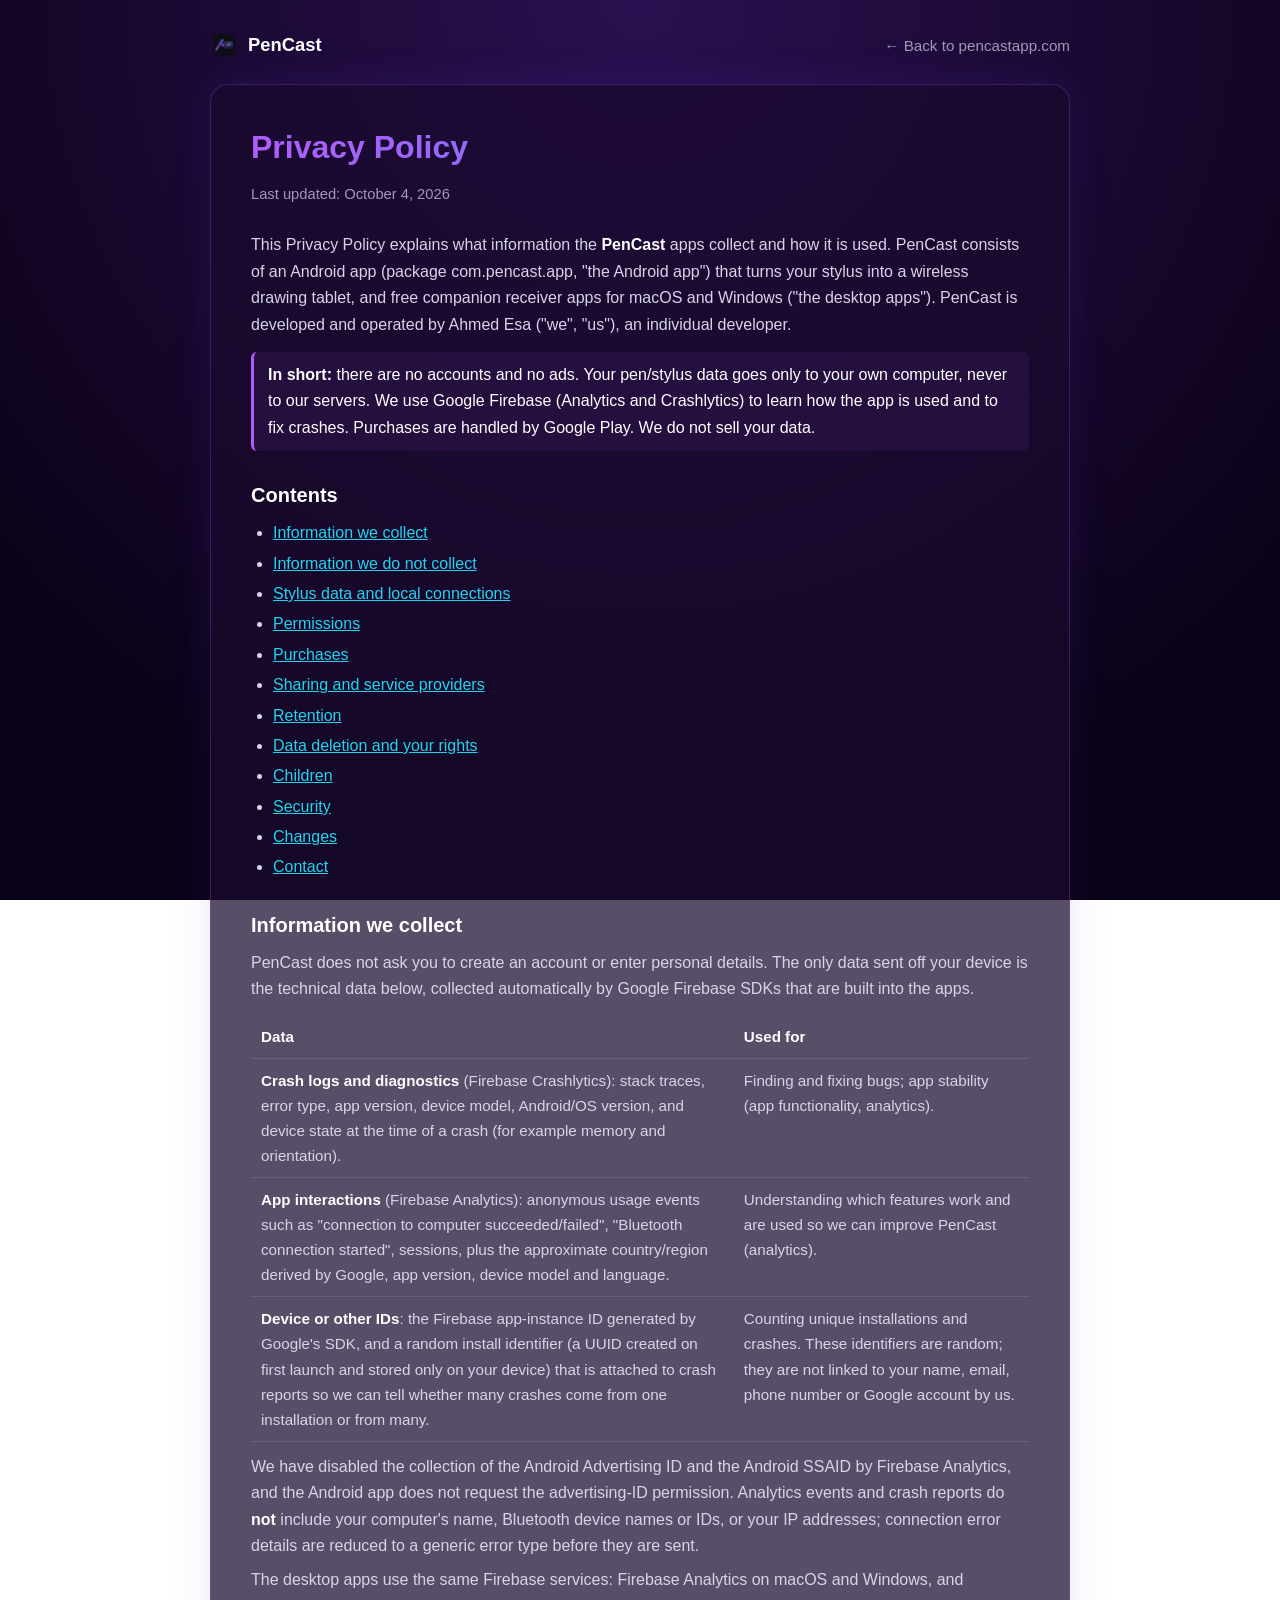
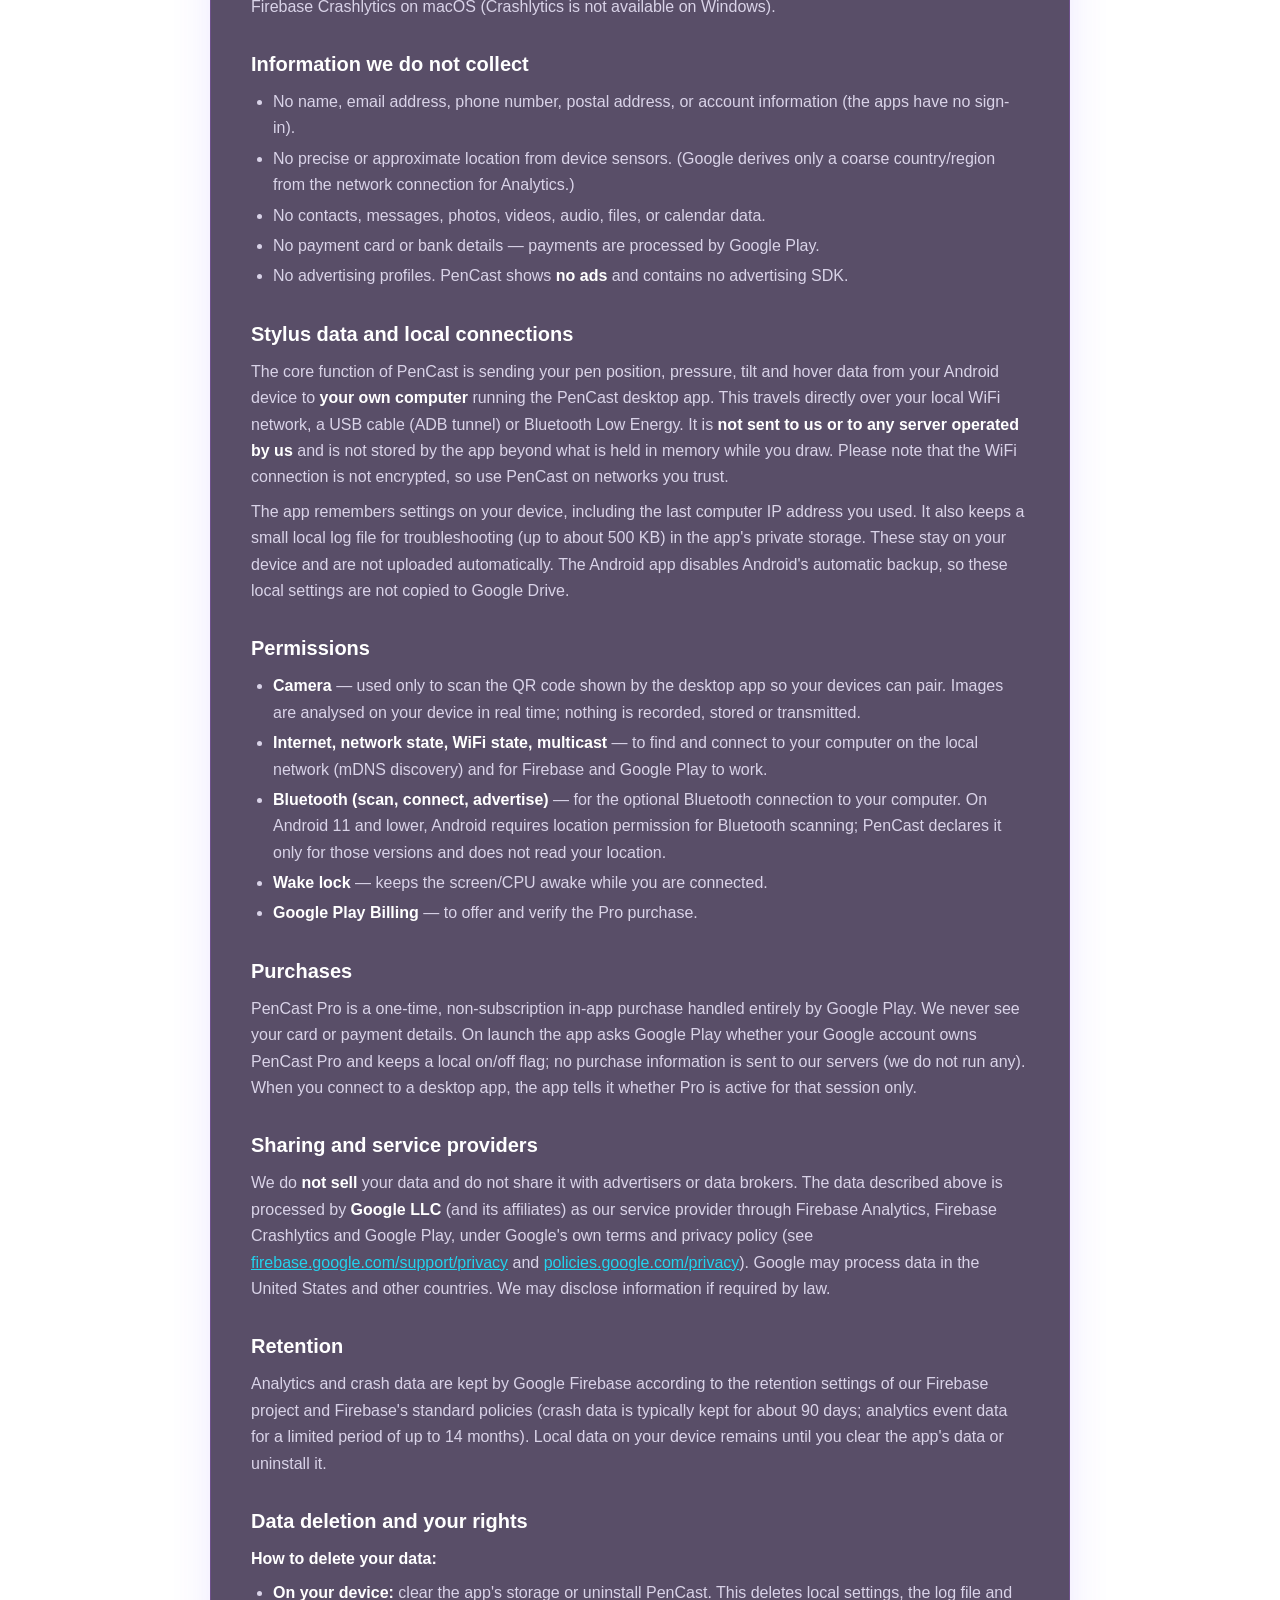
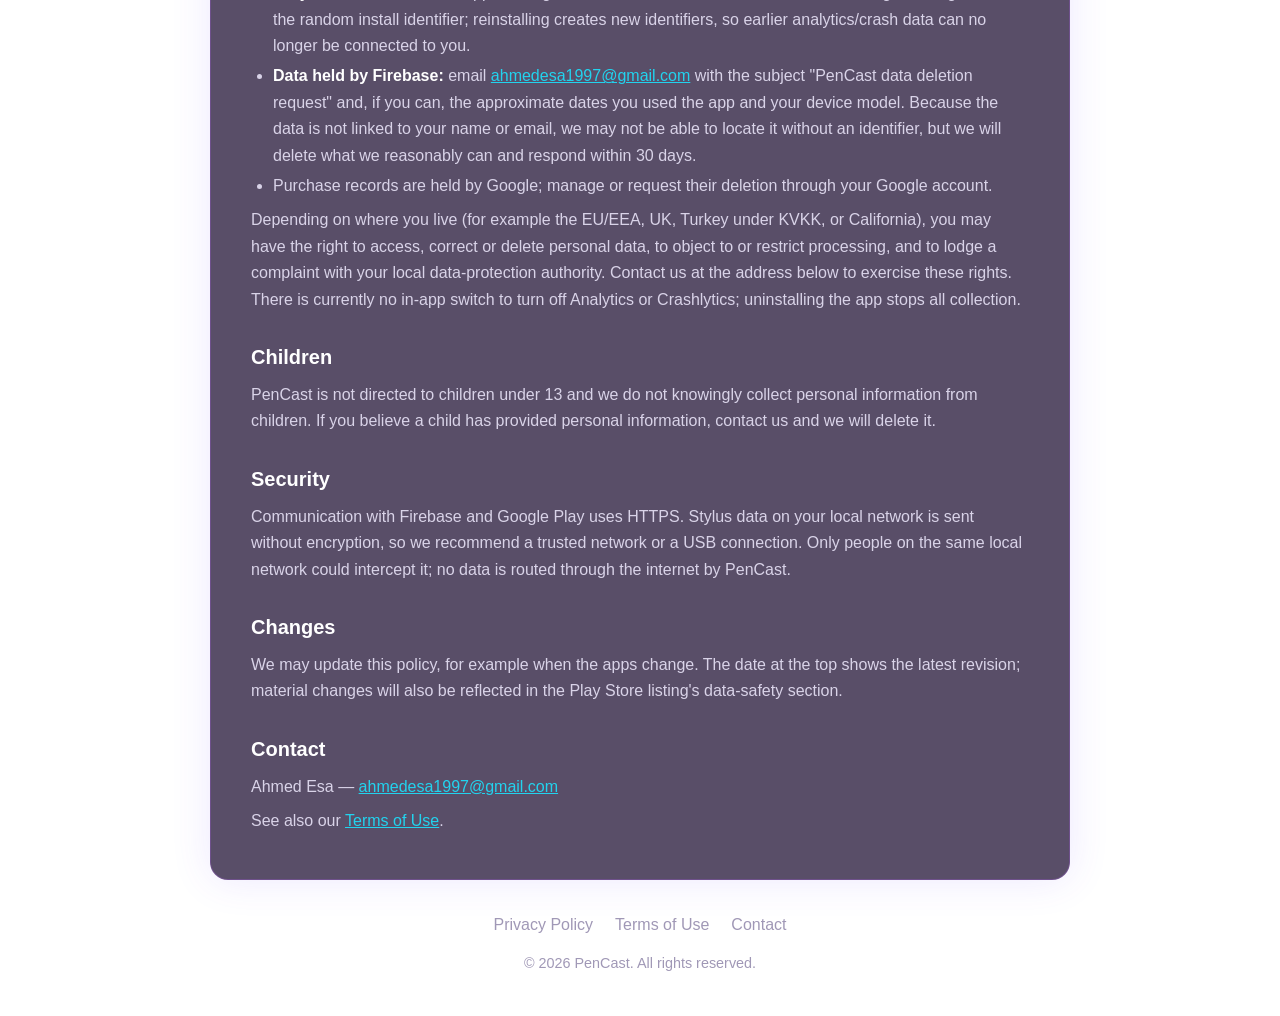
<file: privacy.html>
<!DOCTYPE html>
<html lang="en">

<head>
  <meta charset="UTF-8">
  <meta name="viewport" content="width=device-width, initial-scale=1.0">
  <title>Privacy Policy — PenCast</title>
  <meta name="description" content="PenCast privacy policy: no accounts, no ads. Firebase Analytics and Crashlytics, Google Play Billing, and how to request data deletion." />
  <meta name="robots" content="index, follow">
  <link rel="canonical" href="https://pencastapp.com/privacy.html" />
  <link rel="icon" type="image/png" href="images/app_logo.png" />
  <style>
    :root {
      --text-main: #ffffff;
      --text-muted: #a098b6;
      --neon-purple: #b05cf8;
      --neon-blue: #4f8bf9;
      --neon-cyan: #22d3ee;
    }
    * {
      box-sizing: border-box;
      margin: 0;
      padding: 0;
      font-family: -apple-system, BlinkMacSystemFont, "Segoe UI", Roboto, Helvetica, Arial, sans-serif;
      scroll-behavior: smooth;
    }
    body {
      background: radial-gradient(circle at 50% 0%, #2a1050 0%, #0a0216 80%) fixed;
      color: var(--text-main);
      min-height: 100vh;
      padding: 20px 20px 40px 20px;
      line-height: 1.65;
    }
    .wrap { max-width: 860px; margin: 0 auto; }
    .topbar {
      display: flex; align-items: center; justify-content: space-between;
      padding: 10px 0 24px 0;
    }
    .brand {
      display: flex; align-items: center; gap: 10px;
      color: #fff; text-decoration: none; font-weight: 700; font-size: 1.15rem;
    }
    .brand img { width: 28px; height: 28px; border-radius: 6px; }
    .topbar a.back { color: var(--text-muted); text-decoration: none; font-size: 0.95rem; }
    .topbar a.back:hover { color: #fff; }
    .card {
      background: rgba(26, 11, 46, 0.72);
      border: 1px solid rgba(176, 92, 248, 0.25);
      border-radius: 18px;
      padding: 36px 40px;
      box-shadow: 0 0 40px rgba(106, 67, 255, 0.12);
    }
    h1 {
      font-size: 2rem; margin-bottom: 6px;
      background: linear-gradient(90deg, var(--neon-purple), var(--neon-blue));
      -webkit-background-clip: text; background-clip: text; color: transparent;
    }
    .updated { color: var(--text-muted); font-size: 0.92rem; margin-bottom: 26px; }
    h2 { font-size: 1.25rem; margin: 28px 0 8px 0; color: #fff; }
    p, li { color: #d9d3e8; font-size: 1rem; }
    p { margin: 8px 0; }
    ul { margin: 8px 0 8px 22px; }
    li { margin: 4px 0; }
    a { color: var(--neon-cyan); }
    a:hover { color: #fff; }
    strong { color: #fff; }
    table { width: 100%; border-collapse: collapse; margin: 12px 0; font-size: 0.95rem; }
    th, td { text-align: left; padding: 9px 10px; border-bottom: 1px solid rgba(255,255,255,0.1); vertical-align: top; color: #d9d3e8; }
    th { color: #fff; }
    .note {
      border-left: 3px solid var(--neon-purple);
      background: rgba(176, 92, 248, 0.08);
      padding: 10px 14px; border-radius: 6px; margin: 14px 0;
    }
    .toc { margin: 0 0 8px 22px; }
    .main-footer {
      margin-top: 28px; text-align: center; color: var(--text-muted); font-size: 0.9rem;
    }
    .footer-links { list-style: none; display: flex; gap: 22px; justify-content: center; margin: 0 0 10px 0; flex-wrap: wrap; }
    .footer-links a { color: var(--text-muted); text-decoration: none; }
    .footer-links a:hover { color: #fff; }
    @media (max-width: 600px) { .card { padding: 24px 18px; } h1 { font-size: 1.6rem; } }
  </style>
</head>

<body>
<div class="wrap">
  <div class="topbar">
    <a class="brand" href="/"><img src="images/app_logo.png" alt="PenCast logo" />PenCast</a>
    <a class="back" href="/">&larr; Back to pencastapp.com</a>
  </div>
  <main class="card">
    <h1>Privacy Policy</h1>
    <p class="updated">Last updated: October 4, 2026</p>

    <p>This Privacy Policy explains what information the <strong>PenCast</strong> apps collect and how it is used.
    PenCast consists of an Android app (package <code>com.pencast.app</code>, "the Android app") that turns your stylus into a
    wireless drawing tablet, and free companion receiver apps for macOS and Windows ("the desktop apps").
    PenCast is developed and operated by Ahmed Esa ("we", "us"), an individual developer.</p>

    <div class="note"><strong>In short:</strong> there are no accounts and no ads. Your pen/stylus data goes only to your own
    computer, never to our servers. We use Google Firebase (Analytics and Crashlytics) to learn how the app is used and to fix
    crashes. Purchases are handled by Google Play. We do not sell your data.</div>

    <h2>Contents</h2>
    <ul class="toc">
      <li><a href="#what-we-collect">Information we collect</a></li>
      <li><a href="#what-we-dont">Information we do not collect</a></li>
      <li><a href="#stylus-data">Stylus data and local connections</a></li>
      <li><a href="#permissions">Permissions</a></li>
      <li><a href="#purchases">Purchases</a></li>
      <li><a href="#sharing">Sharing and service providers</a></li>
      <li><a href="#retention">Retention</a></li>
      <li><a href="#data-deletion">Data deletion and your rights</a></li>
      <li><a href="#children">Children</a></li>
      <li><a href="#security">Security</a></li>
      <li><a href="#changes">Changes</a></li>
      <li><a href="#contact">Contact</a></li>
    </ul>

    <h2 id="what-we-collect">Information we collect</h2>
    <p>PenCast does not ask you to create an account or enter personal details. The only data sent off your device is the
    technical data below, collected automatically by Google Firebase SDKs that are built into the apps.</p>
    <table>
      <tr><th>Data</th><th>Used for</th></tr>
      <tr>
        <td><strong>Crash logs and diagnostics</strong> (Firebase Crashlytics): stack traces, error type, app version, device
        model, Android/OS version, and device state at the time of a crash (for example memory and orientation).</td>
        <td>Finding and fixing bugs; app stability (app functionality, analytics).</td>
      </tr>
      <tr>
        <td><strong>App interactions</strong> (Firebase Analytics): anonymous usage events such as
        "connection to computer succeeded/failed", "Bluetooth connection started", sessions, plus the
        approximate country/region derived by Google, app version, device model and language.</td>
        <td>Understanding which features work and are used so we can improve PenCast (analytics).</td>
      </tr>
      <tr>
        <td><strong>Device or other IDs</strong>: the Firebase app-instance ID generated by Google's SDK, and a random install
        identifier (a UUID created on first launch and stored only on your device) that is attached to crash reports so we can
        tell whether many crashes come from one installation or from many.</td>
        <td>Counting unique installations and crashes. These identifiers are random; they are not linked to your name, email,
        phone number or Google account by us.</td>
      </tr>
    </table>
    <p>We have disabled the collection of the Android Advertising ID and the Android SSAID by Firebase Analytics, and the
    Android app does not request the advertising-ID permission. Analytics events and crash reports do <strong>not</strong>
    include your computer's name, Bluetooth device names or IDs, or your IP addresses; connection error details are reduced to
    a generic error type before they are sent.</p>
    <p>The desktop apps use the same Firebase services: Firebase Analytics on macOS and Windows, and Firebase Crashlytics on macOS
    (Crashlytics is not available on Windows).</p>

    <h2 id="what-we-dont">Information we do not collect</h2>
    <ul>
      <li>No name, email address, phone number, postal address, or account information (the apps have no sign-in).</li>
      <li>No precise or approximate location from device sensors. (Google derives only a coarse country/region from the
      network connection for Analytics.)</li>
      <li>No contacts, messages, photos, videos, audio, files, or calendar data.</li>
      <li>No payment card or bank details &mdash; payments are processed by Google Play.</li>
      <li>No advertising profiles. PenCast shows <strong>no ads</strong> and contains no advertising SDK.</li>
    </ul>

    <h2 id="stylus-data">Stylus data and local connections</h2>
    <p>The core function of PenCast is sending your pen position, pressure, tilt and hover data from your Android device to
    <strong>your own computer</strong> running the PenCast desktop app. This travels directly over your local WiFi network, a USB
    cable (ADB tunnel) or Bluetooth Low Energy. It is <strong>not sent to us or to any server operated by us</strong> and is not
    stored by the app beyond what is held in memory while you draw. Please note that the WiFi connection is not encrypted, so use
    PenCast on networks you trust.</p>
    <p>The app remembers settings on your device, including the last computer IP address you used. It also keeps a small local log
    file for troubleshooting (up to about 500 KB) in the app's private storage. These stay on your device and are not uploaded
    automatically. The Android app disables Android's automatic backup, so these local settings are not copied to Google Drive.</p>

    <h2 id="permissions">Permissions</h2>
    <ul>
      <li><strong>Camera</strong> &mdash; used only to scan the QR code shown by the desktop app so your devices can pair. Images are
      analysed on your device in real time; nothing is recorded, stored or transmitted.</li>
      <li><strong>Internet, network state, WiFi state, multicast</strong> &mdash; to find and connect to your computer on the local
      network (mDNS discovery) and for Firebase and Google Play to work.</li>
      <li><strong>Bluetooth (scan, connect, advertise)</strong> &mdash; for the optional Bluetooth connection to your computer. On
      Android 11 and lower, Android requires location permission for Bluetooth scanning; PenCast declares it only for those versions
      and does not read your location.</li>
      <li><strong>Wake lock</strong> &mdash; keeps the screen/CPU awake while you are connected.</li>
      <li><strong>Google Play Billing</strong> &mdash; to offer and verify the Pro purchase.</li>
    </ul>

    <h2 id="purchases">Purchases</h2>
    <p>PenCast Pro is a one-time, non-subscription in-app purchase handled entirely by Google Play. We never see your card or
    payment details. On launch the app asks Google Play whether your Google account owns PenCast Pro and keeps a local on/off flag;
    no purchase information is sent to our servers (we do not run any). When you connect to a desktop app, the app tells it whether
    Pro is active for that session only.</p>

    <h2 id="sharing">Sharing and service providers</h2>
    <p>We do <strong>not sell</strong> your data and do not share it with advertisers or data brokers. The data described above is
    processed by <strong>Google LLC</strong> (and its affiliates) as our service provider through Firebase Analytics, Firebase
    Crashlytics and Google Play, under Google's own terms and privacy policy (see
    <a href="https://firebase.google.com/support/privacy" target="_blank" rel="noopener">firebase.google.com/support/privacy</a> and
    <a href="https://policies.google.com/privacy" target="_blank" rel="noopener">policies.google.com/privacy</a>). Google may process
    data in the United States and other countries. We may disclose information if required by law.</p>

    <h2 id="retention">Retention</h2>
    <p>Analytics and crash data are kept by Google Firebase according to the retention settings of our Firebase project and
    Firebase's standard policies (crash data is typically kept for about 90 days; analytics event data for a limited period of up to
    14 months). Local data on your device remains until you clear the app's data or uninstall it.</p>

    <h2 id="data-deletion">Data deletion and your rights</h2>
    <p><strong>How to delete your data:</strong></p>
    <ul>
      <li><strong>On your device:</strong> clear the app's storage or uninstall PenCast. This deletes local settings, the log file and
      the random install identifier; reinstalling creates new identifiers, so earlier analytics/crash data can no longer be connected
      to you.</li>
      <li><strong>Data held by Firebase:</strong> email <a href="mailto:ahmedesa1997@gmail.com?subject=PenCast%20data%20deletion%20request">ahmedesa1997@gmail.com</a>
      with the subject "PenCast data deletion request" and, if you can, the approximate dates you used the app and your device model. Because the
      data is not linked to your name or email, we may not be able to locate it without an identifier, but we will delete what we reasonably
      can and respond within 30 days.</li>
      <li>Purchase records are held by Google; manage or request their deletion through your Google account.</li>
    </ul>
    <p>Depending on where you live (for example the EU/EEA, UK, Turkey under KVKK, or California), you may have the right to access,
    correct or delete personal data, to object to or restrict processing, and to lodge a complaint with your local data-protection
    authority. Contact us at the address below to exercise these rights. There is currently no in-app switch to turn off Analytics or
    Crashlytics; uninstalling the app stops all collection.</p>

    <h2 id="children">Children</h2>
    <p>PenCast is not directed to children under 13 and we do not knowingly collect personal information from children. If you believe
    a child has provided personal information, contact us and we will delete it.</p>

    <h2 id="security">Security</h2>
    <p>Communication with Firebase and Google Play uses HTTPS. Stylus data on your local network is sent without encryption, so we
    recommend a trusted network or a USB connection. Only people on the same local network could intercept it; no data is routed
    through the internet by PenCast.</p>

    <h2 id="changes">Changes</h2>
    <p>We may update this policy, for example when the apps change. The date at the top shows the latest revision; material changes
    will also be reflected in the Play Store listing's data-safety section.</p>

    <h2 id="contact">Contact</h2>
    <p>Ahmed Esa &mdash; <a href="mailto:ahmedesa1997@gmail.com">ahmedesa1997@gmail.com</a></p>
    <p>See also our <a href="terms.html">Terms of Use</a>.</p>

  </main>
  <footer class="main-footer">
    <ul class="footer-links">
      <li><a href="privacy.html">Privacy Policy</a></li>
      <li><a href="terms.html">Terms of Use</a></li>
      <li><a href="mailto:ahmedesa1997@gmail.com">Contact</a></li>
    </ul>
    <div>&copy; 2026 PenCast. All rights reserved.</div>
  </footer>
</div>
</body>

</html>
</file>
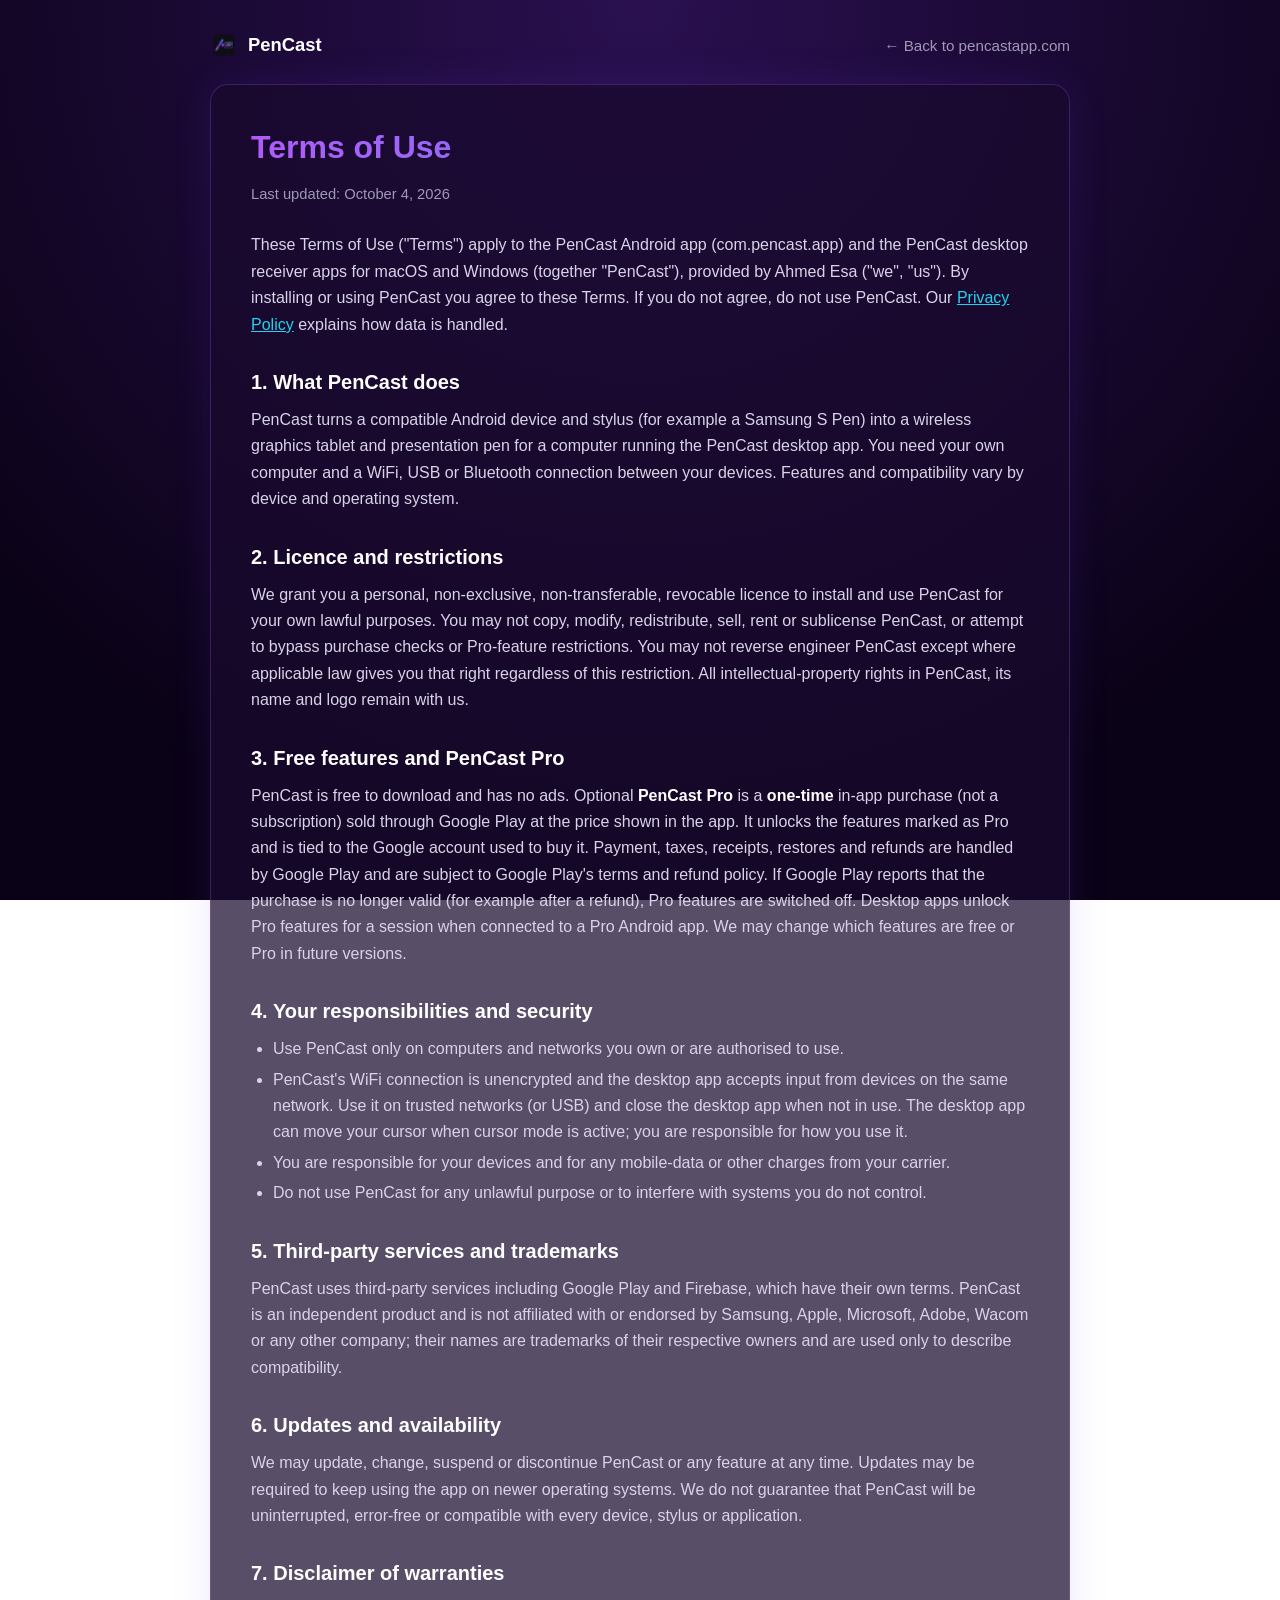
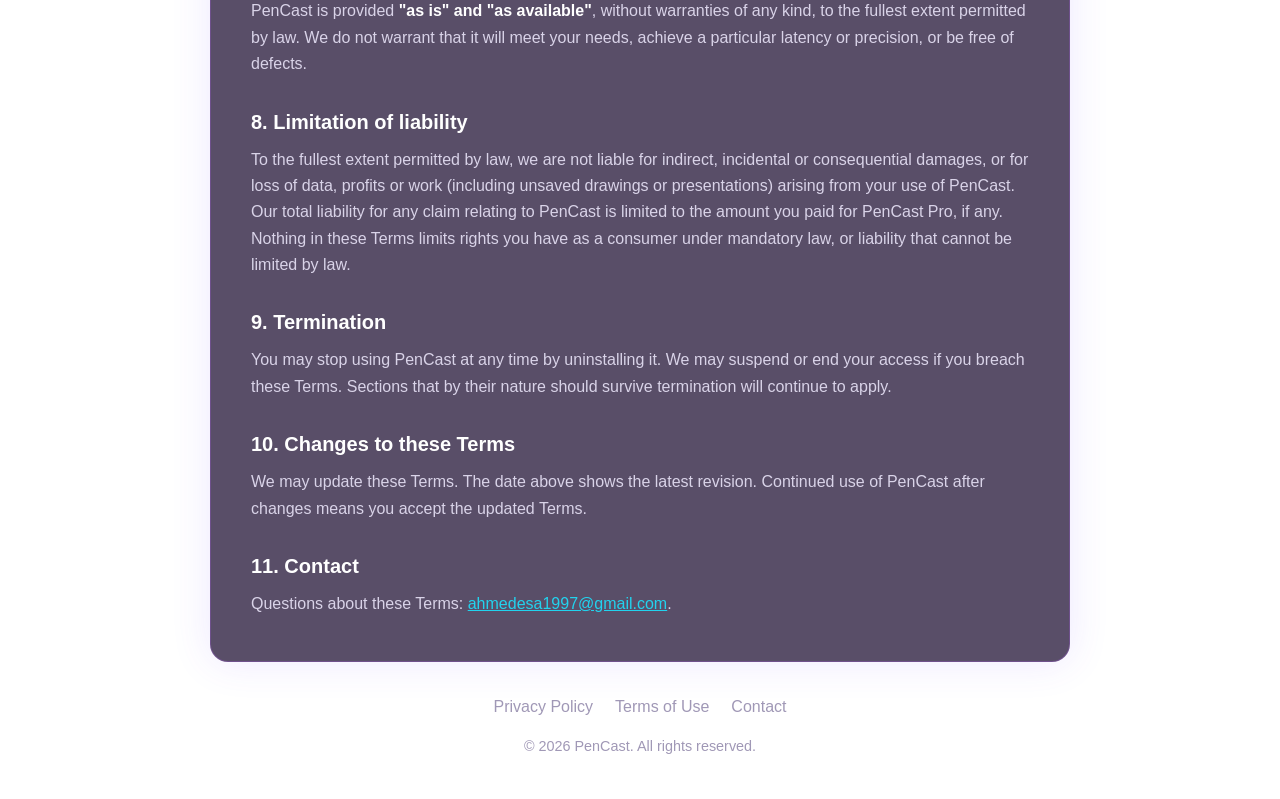
<file: terms.html>
<!DOCTYPE html>
<html lang="en">

<head>
  <meta charset="UTF-8">
  <meta name="viewport" content="width=device-width, initial-scale=1.0">
  <title>Terms of Use — PenCast</title>
  <meta name="description" content="PenCast terms of use: licence, one-time Pro purchase via Google Play, security notes and disclaimers." />
  <meta name="robots" content="index, follow">
  <link rel="canonical" href="https://pencastapp.com/terms.html" />
  <link rel="icon" type="image/png" href="images/app_logo.png" />
  <style>
    :root {
      --text-main: #ffffff;
      --text-muted: #a098b6;
      --neon-purple: #b05cf8;
      --neon-blue: #4f8bf9;
      --neon-cyan: #22d3ee;
    }
    * {
      box-sizing: border-box;
      margin: 0;
      padding: 0;
      font-family: -apple-system, BlinkMacSystemFont, "Segoe UI", Roboto, Helvetica, Arial, sans-serif;
      scroll-behavior: smooth;
    }
    body {
      background: radial-gradient(circle at 50% 0%, #2a1050 0%, #0a0216 80%) fixed;
      color: var(--text-main);
      min-height: 100vh;
      padding: 20px 20px 40px 20px;
      line-height: 1.65;
    }
    .wrap { max-width: 860px; margin: 0 auto; }
    .topbar {
      display: flex; align-items: center; justify-content: space-between;
      padding: 10px 0 24px 0;
    }
    .brand {
      display: flex; align-items: center; gap: 10px;
      color: #fff; text-decoration: none; font-weight: 700; font-size: 1.15rem;
    }
    .brand img { width: 28px; height: 28px; border-radius: 6px; }
    .topbar a.back { color: var(--text-muted); text-decoration: none; font-size: 0.95rem; }
    .topbar a.back:hover { color: #fff; }
    .card {
      background: rgba(26, 11, 46, 0.72);
      border: 1px solid rgba(176, 92, 248, 0.25);
      border-radius: 18px;
      padding: 36px 40px;
      box-shadow: 0 0 40px rgba(106, 67, 255, 0.12);
    }
    h1 {
      font-size: 2rem; margin-bottom: 6px;
      background: linear-gradient(90deg, var(--neon-purple), var(--neon-blue));
      -webkit-background-clip: text; background-clip: text; color: transparent;
    }
    .updated { color: var(--text-muted); font-size: 0.92rem; margin-bottom: 26px; }
    h2 { font-size: 1.25rem; margin: 28px 0 8px 0; color: #fff; }
    p, li { color: #d9d3e8; font-size: 1rem; }
    p { margin: 8px 0; }
    ul { margin: 8px 0 8px 22px; }
    li { margin: 4px 0; }
    a { color: var(--neon-cyan); }
    a:hover { color: #fff; }
    strong { color: #fff; }
    table { width: 100%; border-collapse: collapse; margin: 12px 0; font-size: 0.95rem; }
    th, td { text-align: left; padding: 9px 10px; border-bottom: 1px solid rgba(255,255,255,0.1); vertical-align: top; color: #d9d3e8; }
    th { color: #fff; }
    .note {
      border-left: 3px solid var(--neon-purple);
      background: rgba(176, 92, 248, 0.08);
      padding: 10px 14px; border-radius: 6px; margin: 14px 0;
    }
    .toc { margin: 0 0 8px 22px; }
    .main-footer {
      margin-top: 28px; text-align: center; color: var(--text-muted); font-size: 0.9rem;
    }
    .footer-links { list-style: none; display: flex; gap: 22px; justify-content: center; margin: 0 0 10px 0; flex-wrap: wrap; }
    .footer-links a { color: var(--text-muted); text-decoration: none; }
    .footer-links a:hover { color: #fff; }
    @media (max-width: 600px) { .card { padding: 24px 18px; } h1 { font-size: 1.6rem; } }
  </style>
</head>

<body>
<div class="wrap">
  <div class="topbar">
    <a class="brand" href="/"><img src="images/app_logo.png" alt="PenCast logo" />PenCast</a>
    <a class="back" href="/">&larr; Back to pencastapp.com</a>
  </div>
  <main class="card">
    <h1>Terms of Use</h1>
    <p class="updated">Last updated: October 4, 2026</p>

    <p>These Terms of Use ("Terms") apply to the PenCast Android app (<code>com.pencast.app</code>) and the PenCast desktop receiver
    apps for macOS and Windows (together "PenCast"), provided by Ahmed Esa ("we", "us"). By installing or using PenCast you agree to these Terms. If you do not
    agree, do not use PenCast. Our <a href="privacy.html">Privacy Policy</a> explains how data is handled.</p>

    <h2>1. What PenCast does</h2>
    <p>PenCast turns a compatible Android device and stylus (for example a Samsung S Pen) into a wireless graphics tablet and
    presentation pen for a computer running the PenCast desktop app. You need your own computer and a WiFi, USB or Bluetooth
    connection between your devices. Features and compatibility vary by device and operating system.</p>

    <h2>2. Licence and restrictions</h2>
    <p>We grant you a personal, non-exclusive, non-transferable, revocable licence to install and use PenCast for your own
    lawful purposes. You may not copy, modify, redistribute, sell, rent or sublicense PenCast, or attempt to bypass
    purchase checks or Pro-feature restrictions. You may not reverse engineer PenCast except where applicable law gives you that
    right regardless of this restriction. All intellectual-property rights in PenCast, its name and logo remain with us.</p>

    <h2>3. Free features and PenCast Pro</h2>
    <p>PenCast is free to download and has no ads. Optional <strong>PenCast Pro</strong> is a <strong>one-time</strong> in-app
    purchase (not a subscription) sold through Google Play at the price shown in the app. It unlocks the features marked as Pro and is tied to the Google account used to
    buy it. Payment, taxes, receipts, restores and refunds are handled by Google Play and are subject to Google Play's terms and
    refund policy. If Google Play reports that the purchase is no longer valid (for example after a refund), Pro features are
    switched off. Desktop apps unlock Pro features for a session when connected to a Pro Android app. We may change which features
    are free or Pro in future versions.</p>

    <h2>4. Your responsibilities and security</h2>
    <ul>
      <li>Use PenCast only on computers and networks you own or are authorised to use.</li>
      <li>PenCast's WiFi connection is unencrypted and the desktop app accepts input from devices on the same network. Use it on
      trusted networks (or USB) and close the desktop app when not in use. The desktop app can move your cursor when cursor mode is
      active; you are responsible for how you use it.</li>
      <li>You are responsible for your devices and for any mobile-data or other charges from your carrier.</li>
      <li>Do not use PenCast for any unlawful purpose or to interfere with systems you do not control.</li>
    </ul>

    <h2>5. Third-party services and trademarks</h2>
    <p>PenCast uses third-party services including Google Play and Firebase, which have their own terms. PenCast is an independent
    product and is not affiliated with or endorsed by Samsung, Apple, Microsoft, Adobe, Wacom or any other company; their names are
    trademarks of their respective owners and are used only to describe compatibility.</p>

    <h2>6. Updates and availability</h2>
    <p>We may update, change, suspend or discontinue PenCast or any feature at any time. Updates may be required to keep using the
    app on newer operating systems. We do not guarantee that PenCast will be uninterrupted, error-free or compatible with every
    device, stylus or application.</p>

    <h2>7. Disclaimer of warranties</h2>
    <p>PenCast is provided <strong>"as is" and "as available"</strong>, without warranties of any kind, to the fullest extent permitted by law.
    We do not warrant that it will meet your needs, achieve a particular latency or precision, or be free of defects.</p>

    <h2>8. Limitation of liability</h2>
    <p>To the fullest extent permitted by law, we are not liable for indirect, incidental or consequential damages, or for loss of data,
    profits or work (including unsaved drawings or presentations) arising from your use of PenCast. Our total liability for any claim
    relating to PenCast is limited to the amount you paid for PenCast Pro, if any. Nothing in these Terms limits rights you have as a
    consumer under mandatory law, or liability that cannot be limited by law.</p>

    <h2>9. Termination</h2>
    <p>You may stop using PenCast at any time by uninstalling it. We may suspend or end your access if you breach these Terms. Sections
    that by their nature should survive termination will continue to apply.</p>

    <h2>10. Changes to these Terms</h2>
    <p>We may update these Terms. The date above shows the latest revision. Continued use of PenCast after changes means you accept
    the updated Terms.</p>

    <h2>11. Contact</h2>
    <p>Questions about these Terms: <a href="mailto:ahmedesa1997@gmail.com">ahmedesa1997@gmail.com</a>.</p>

  </main>
  <footer class="main-footer">
    <ul class="footer-links">
      <li><a href="privacy.html">Privacy Policy</a></li>
      <li><a href="terms.html">Terms of Use</a></li>
      <li><a href="mailto:ahmedesa1997@gmail.com">Contact</a></li>
    </ul>
    <div>&copy; 2026 PenCast. All rights reserved.</div>
  </footer>
</div>
</body>

</html>
</file>
<file: assets/style.css>
/* PenCast landing — "ink & paper" redesign preview. No external requests. */
@font-face{font-family:"Fraunces";src:url(fonts/fraunces.woff2) format("woff2");font-weight:400 800;font-style:normal;font-display:swap}
@font-face{font-family:"Fraunces";src:url(fonts/fraunces-italic.woff2) format("woff2");font-weight:400 800;font-style:italic;font-display:swap}

:root{
  color-scheme:light dark;
  --paper:#f5f0e6; --paper-2:#ece5d6; --card:#fcfaf5; --card-2:#f7f2e8;
  --ink:#17141f; --ink-2:#4b4560; --line:rgba(23,20,31,.14); --line-2:rgba(23,20,31,.07);
  --violet:#5b3fd4; --blue:#4d5fe0; --signal:#e8431d; --ok:#17794d; --warn:#9a5b00;
  --grad:linear-gradient(100deg,#4d5fe0 0%,#7b3fe0 100%);
  --stroke-a:#3b4bd8; --stroke-b:#7b3fe0; --trail:rgba(23,20,31,.55);
  --device:#1c1928; --device-2:#2a2640; --screen:#fffdf8; --screen-line:rgba(23,20,31,.08);
  --shadow:0 1px 0 rgba(23,20,31,.04),0 28px 50px -28px rgba(40,24,90,.35);
  --btn-bg:var(--ink); --btn-fg:var(--paper);
  --serif:"Fraunces","Iowan Old Style","Palatino Linotype",Palatino,Georgia,serif;
  --sans:ui-sans-serif,system-ui,-apple-system,"Segoe UI",Roboto,"Helvetica Neue",Arial,sans-serif;
  --mono:ui-monospace,SFMono-Regular,Menlo,Consolas,monospace;
  --r:18px; --maxw:1160px;
}
:root[data-theme="dark"]{
  --paper:#0f0d16; --paper-2:#171421; --card:#171421; --card-2:#1d1a2a;
  --ink:#f3eee4; --ink-2:#b4adc6; --line:rgba(243,238,228,.16); --line-2:rgba(243,238,228,.08);
  --violet:#a898ff; --blue:#8ea0ff; --signal:#ff7a52; --ok:#4cc790; --warn:#f0b25a;
  --stroke-a:#8aa0ff; --stroke-b:#c08cff; --trail:rgba(243,238,228,.7);
  --device:#2b2740; --device-2:#3a3558; --screen:#0b0a12; --screen-line:rgba(243,238,228,.08);
  --shadow:0 1px 0 rgba(255,255,255,.04),0 30px 60px -30px rgba(0,0,0,.8);
  --btn-bg:var(--ink); --btn-fg:#0f0d16;
}
@media (prefers-color-scheme:dark){
  :root:not([data-theme="light"]){
    --paper:#0f0d16; --paper-2:#171421; --card:#171421; --card-2:#1d1a2a;
    --ink:#f3eee4; --ink-2:#b4adc6; --line:rgba(243,238,228,.16); --line-2:rgba(243,238,228,.08);
    --violet:#a898ff; --blue:#8ea0ff; --signal:#ff7a52; --ok:#4cc790; --warn:#f0b25a;
    --stroke-a:#8aa0ff; --stroke-b:#c08cff; --trail:rgba(243,238,228,.7);
    --device:#2b2740; --device-2:#3a3558; --screen:#0b0a12; --screen-line:rgba(243,238,228,.08);
    --shadow:0 1px 0 rgba(255,255,255,.04),0 30px 60px -30px rgba(0,0,0,.8);
    --btn-bg:var(--ink); --btn-fg:#0f0d16;
  }
}

*,*::before,*::after{box-sizing:border-box}
html{scroll-behavior:smooth;-webkit-text-size-adjust:100%}
body{margin:0;background:var(--paper);color:var(--ink);font:400 1.0625rem/1.6 var(--sans);-webkit-font-smoothing:antialiased;overflow-x:hidden}
img,svg,canvas{display:block;max-width:100%}
a{color:inherit}
p{margin:0 0 1em}
h1,h2,h3,h4{margin:0;font-weight:600;line-height:1.1;letter-spacing:-.015em}
h1,h2{font-family:var(--serif);font-variation-settings:"opsz" 72}
:focus-visible{outline:3px solid var(--violet);outline-offset:3px;border-radius:6px}
.skip{position:absolute;left:12px;top:-60px;background:var(--ink);color:var(--paper);padding:10px 16px;border-radius:10px;z-index:100;text-decoration:none;font-weight:600}
.skip:focus{top:12px}
.wrap{width:min(100% - 40px,var(--maxw));margin-inline:auto}
.sr{position:absolute;width:1px;height:1px;overflow:hidden;clip:rect(0 0 0 0);white-space:nowrap}
section{scroll-margin-top:84px}

/* paper grain + dot grid */
body::before{content:"";position:fixed;inset:0;pointer-events:none;z-index:-1;
  background-image:radial-gradient(var(--line-2) 1px,transparent 1.2px);background-size:26px 26px;opacity:.9}

/* ---------- header ---------- */
.site-header{position:sticky;top:0;z-index:50;background:color-mix(in srgb,var(--paper) 86%,transparent);backdrop-filter:saturate(1.4) blur(12px);-webkit-backdrop-filter:saturate(1.4) blur(12px);border-bottom:1px solid var(--line-2)}
.bar{display:flex;align-items:center;gap:20px;min-height:66px}
.brand{display:flex;align-items:center;gap:10px;text-decoration:none;font-family:var(--serif);font-size:1.45rem;font-weight:700;letter-spacing:-.02em}
.brand img{width:32px;height:32px;border-radius:9px}
.nav{margin-left:auto;display:flex;align-items:center;gap:6px}
.nav a.link{padding:8px 12px;border-radius:999px;text-decoration:none;font-size:.95rem;color:var(--ink-2);font-weight:500}
.nav a.link:hover{color:var(--ink);background:var(--line-2)}
.icon-btn{width:42px;height:42px;border-radius:999px;border:1px solid var(--line);background:transparent;color:var(--ink);cursor:pointer;display:grid;place-items:center}
.icon-btn:hover{background:var(--line-2)}
.menu-btn{display:none}
.theme-btn .moon{display:none}
:root[data-theme="dark"] .theme-btn .sun{display:none}
:root[data-theme="dark"] .theme-btn .moon{display:block}
@media (prefers-color-scheme:dark){:root:not([data-theme="light"]) .theme-btn .sun{display:none}:root:not([data-theme="light"]) .theme-btn .moon{display:block}}

/* ---------- buttons ---------- */
.btn{display:inline-flex;align-items:center;justify-content:center;gap:10px;min-height:48px;padding:12px 22px;border-radius:14px;border:1.5px solid var(--ink);font:600 1rem/1 var(--sans);text-decoration:none;cursor:pointer;transition:transform .15s ease,box-shadow .15s ease,background .15s ease;white-space:nowrap}
.btn:hover{transform:translateY(-2px)}
.btn-primary{background:var(--btn-bg);color:var(--btn-fg);box-shadow:4px 4px 0 var(--violet)}
.btn-primary:hover{box-shadow:6px 6px 0 var(--violet)}
.btn-ghost{background:transparent;color:var(--ink)}
.btn-ghost:hover{background:var(--line-2)}
.btn-sm{min-height:42px;padding:9px 16px;font-size:.93rem;border-radius:12px;box-shadow:3px 3px 0 var(--violet)}
.btn svg{width:20px;height:20px;flex:none}

/* ---------- hero ---------- */
.hero{padding:clamp(40px,7vw,84px) 0 28px}
.eyebrow{display:inline-flex;align-items:center;gap:10px;font:600 .8rem/1 var(--mono);letter-spacing:.08em;text-transform:uppercase;color:var(--ink-2);padding:8px 12px;border:1px solid var(--line);border-radius:999px;background:var(--card)}
.eyebrow i{width:8px;height:8px;border-radius:50%;background:var(--signal);box-shadow:0 0 0 0 var(--signal);animation:ping 2.2s infinite}
@keyframes ping{0%{box-shadow:0 0 0 0 color-mix(in srgb,var(--signal) 60%,transparent)}70%,100%{box-shadow:0 0 0 12px transparent}}
.hero h1{font-size:clamp(2.6rem,7.4vw,5.6rem);font-weight:650;letter-spacing:-.035em;line-height:.98;margin:20px 0 22px;max-width:14ch}
.hero h1 em{font-style:italic;font-weight:600;position:relative;white-space:nowrap;color:var(--violet)}
.hero h1 em svg{position:absolute;left:-2%;bottom:-.16em;width:104%;height:.3em;overflow:visible}
.hero h1 em path{fill:none;stroke:var(--signal);stroke-width:5;stroke-linecap:round;stroke-dasharray:420;stroke-dashoffset:420;animation:draw 1.1s .5s cubic-bezier(.6,.1,.2,1) forwards}
@keyframes draw{to{stroke-dashoffset:0}}
.hero-grid{display:grid;grid-template-columns:minmax(0,1.05fr) minmax(0,.95fr);gap:40px;align-items:end}
.lede{font-size:clamp(1.1rem,1.5vw,1.3rem);color:var(--ink-2);max-width:56ch}
.lede strong{color:var(--ink);font-weight:600}
.cta-row{display:flex;flex-wrap:wrap;gap:14px;margin:26px 0 14px}
.fine{font-size:.9rem;color:var(--ink-2);max-width:60ch}
.fine b{color:var(--ink)}
.ticks{list-style:none;padding:0;margin:0;display:flex;flex-wrap:wrap;gap:8px 18px;font-size:.93rem;color:var(--ink-2)}
.ticks li::before{content:"✓";color:var(--ok);font-weight:700;margin-right:7px}

/* ---------- stage (demo) ---------- */
.stage-wrap{margin-top:34px}
.stage{position:relative;display:grid;grid-template-columns:minmax(0,1fr) 120px minmax(0,1.25fr);align-items:center;gap:0;padding:clamp(18px,3vw,36px);border:1.5px solid var(--ink);border-radius:26px;background:
  linear-gradient(var(--card),var(--card));box-shadow:8px 8px 0 var(--ink);overflow:hidden}
.stage::before{content:"";position:absolute;inset:0;background-image:linear-gradient(var(--line-2) 1px,transparent 1px),linear-gradient(90deg,var(--line-2) 1px,transparent 1px);background-size:32px 32px;opacity:.7;pointer-events:none}
.stage > *{position:relative}
.dev-label{font:600 .74rem/1 var(--mono);letter-spacing:.09em;text-transform:uppercase;color:var(--ink-2);margin:0 0 10px;display:flex;justify-content:space-between;gap:8px}
.dev-label span:last-child{color:var(--signal)}
/* tablet */
.tablet{position:relative;background:var(--device);border-radius:22px;padding:10px;aspect-ratio:16/10.4;box-shadow:0 18px 30px -18px rgba(0,0,0,.55),inset 0 0 0 1.5px var(--device-2)}
.tablet::after{content:"";position:absolute;right:5px;top:50%;width:3px;height:22px;transform:translateY(-50%);border-radius:3px;background:var(--device-2)}
.tablet .screen{position:relative;width:100%;height:100%;border-radius:13px;overflow:hidden;background:var(--screen);background-image:radial-gradient(var(--screen-line) 1px,transparent 1.3px);background-size:18px 18px;touch-action:none;cursor:crosshair}
.tablet canvas{position:absolute;inset:0;width:100%;height:100%;touch-action:none}
.hint{position:absolute;inset:0;display:grid;place-items:center;text-align:center;pointer-events:none;color:var(--ink-2);font:600 .95rem/1.3 var(--sans);transition:opacity .3s}
.hint span{background:var(--card);border:1px dashed var(--line);padding:9px 14px;border-radius:999px}
.hint.off{opacity:0}
.spen{position:absolute;left:-14px;bottom:18px;width:104px;height:10px;transform:rotate(-8deg);transform-origin:left center;z-index:2}
/* laptop */
.laptop{position:relative}
.lid{background:var(--device);border-radius:14px 14px 4px 4px;padding:9px 9px 11px;box-shadow:inset 0 0 0 1.5px var(--device-2)}
.lscreen{background:var(--screen);border-radius:7px;overflow:hidden;aspect-ratio:16/10.4;position:relative;display:grid;grid-template-rows:auto 1fr}
.wbar{display:flex;align-items:center;gap:6px;padding:7px 10px;border-bottom:1px solid var(--screen-line);font:500 .68rem/1 var(--mono);color:var(--ink-2)}
.wbar i{width:9px;height:9px;border-radius:50%;background:#ff5f57}.wbar i:nth-child(2){background:#febc2e}.wbar i:nth-child(3){background:#28c840}
.wbar span{margin-left:8px;opacity:.85}
.wbody{display:grid;grid-template-columns:34px 1fr;min-height:0}
.tools{border-right:1px solid var(--screen-line);display:flex;flex-direction:column;gap:9px;align-items:center;padding:10px 0}
.tools b{width:15px;height:15px;border:1.6px solid var(--ink-2);border-radius:4px;opacity:.7}
.tools b:nth-child(1){border-radius:50% 50% 50% 0;transform:rotate(-45deg);border-color:var(--violet);opacity:1}
.tools b:nth-child(3){border-radius:50%}
.canvasbox{position:relative;min-height:0}
.canvasbox canvas{position:absolute;inset:0;width:100%;height:100%}
.cursor{position:absolute;width:14px;height:14px;margin:-7px 0 0 -7px;border-radius:50%;border:2px solid var(--signal);pointer-events:none;opacity:0;transition:opacity .15s,transform .05s;background:color-mix(in srgb,var(--signal) 18%,transparent)}
.cursor.on{opacity:1}
.cursor.down{background:var(--signal)}
.base{height:12px;margin:0 -4%;background:linear-gradient(var(--device-2),var(--device));border-radius:0 0 16px 16px;position:relative}
.base::after{content:"";position:absolute;left:50%;top:0;width:16%;height:5px;transform:translateX(-50%);background:var(--device);border-radius:0 0 8px 8px}
/* flight */
.flight{position:absolute;inset:0;width:100%;height:100%;pointer-events:none;overflow:visible;z-index:3}
.flight .rail{fill:none;stroke:var(--ink-2);stroke-width:1.6;stroke-dasharray:2 7;stroke-linecap:round;opacity:.65}
.flight circle{fill:var(--signal);opacity:0}
.mid{display:flex;flex-direction:column;align-items:center;justify-content:center;gap:6px;height:100%;min-height:90px}
.mid span{font:600 .7rem/1.25 var(--mono);letter-spacing:.06em;text-transform:uppercase;color:var(--ink-2);background:var(--card);padding:5px 8px;border:1px solid var(--line);border-radius:8px;text-align:center}
.readout{display:flex;flex-wrap:wrap;gap:8px;margin-top:16px;font:500 .78rem/1 var(--mono)}
.readout span{border:1px solid var(--line);border-radius:8px;padding:7px 9px;background:var(--card-2);color:var(--ink-2)}
.readout b{color:var(--ink);font-weight:700}
.stage-foot{display:flex;flex-wrap:wrap;gap:12px 20px;justify-content:space-between;align-items:center;margin-top:16px}
.stage-foot p{margin:0;font-size:.88rem;color:var(--ink-2);max-width:68ch}
.mini-btns{display:flex;gap:8px}
.chip-btn{font:600 .85rem/1 var(--sans);padding:9px 14px;border:1px solid var(--line);border-radius:999px;background:var(--card);color:var(--ink);cursor:pointer;min-height:40px}
.chip-btn:hover{border-color:var(--ink)}

/* ---------- section scaffolding ---------- */
.sec{padding:clamp(56px,9vw,112px) 0}
.sec.alt{background:var(--paper-2);border-block:1px solid var(--line-2)}
.kicker{font:600 .8rem/1 var(--mono);letter-spacing:.1em;text-transform:uppercase;color:var(--violet);margin-bottom:16px}
.sec h2{font-size:clamp(2rem,4.6vw,3.5rem);letter-spacing:-.03em;max-width:20ch}
.sec .sub{color:var(--ink-2);font-size:1.15rem;max-width:62ch;margin-top:18px}
.sec h2 em{font-style:italic;color:var(--violet)}

/* facts strip */
.facts{display:grid;grid-template-columns:repeat(5,1fr);border:1.5px solid var(--ink);border-radius:var(--r);background:var(--card);box-shadow:5px 5px 0 var(--ink);overflow:hidden}
.fact{padding:22px 20px;border-right:1px solid var(--line)}
.fact:last-child{border-right:0}
.fact b{display:block;font:650 clamp(1.9rem,3.4vw,2.8rem)/1 var(--serif);letter-spacing:-.03em}
.fact span{display:block;margin-top:8px;font-size:.92rem;color:var(--ink-2);line-height:1.35}

/* pen vs pixels */
.lanes{display:grid;gap:18px;margin-top:44px}
.lane{border:1.5px solid var(--line);border-radius:var(--r);background:var(--card);padding:22px 24px;position:relative}
.lane.hero-lane{border-color:var(--ink);box-shadow:5px 5px 0 var(--violet)}
.lane h3{font:600 .8rem/1 var(--mono);letter-spacing:.09em;text-transform:uppercase;color:var(--ink-2);margin-bottom:18px}
.lane.hero-lane h3{color:var(--violet)}
.chain{display:flex;align-items:center;gap:0;flex-wrap:nowrap}
.node{flex:none;padding:10px 14px;border:1.5px solid var(--line);border-radius:12px;background:var(--card-2);font-weight:600;font-size:.93rem;text-align:center;line-height:1.2}
.node small{display:block;font-weight:500;font-size:.74rem;color:var(--ink-2);margin-top:3px}
.node.heavy{border-style:dashed}
.pipe{flex:1;min-width:34px;height:var(--h,20px);position:relative;overflow:hidden;margin:0 -1px}
.pipe i{position:absolute;top:0;bottom:0;width:var(--w,26px);background:var(--c,var(--ink-2));opacity:.28;border-radius:3px;animation:flow var(--t,2.4s) linear infinite}
.pipe i:nth-child(2){animation-delay:calc(var(--t,2.4s) * -.33)}.pipe i:nth-child(3){animation-delay:calc(var(--t,2.4s) * -.66)}
@keyframes flow{from{left:-30%}to{left:105%}}
.pipe.thin{--h:4px;--w:5px;--c:var(--signal);--t:1.1s;align-self:center}
.pipe.thin i{opacity:.95;border-radius:50%;height:4px}
.pipe.fat{--h:30px}
.pipe.fat i{--w:30px}
.two{display:grid;grid-template-columns:1.1fr .9fr;gap:30px;margin-top:34px}
.pt-list{list-style:none;padding:0;margin:0;display:grid;gap:14px}
.pt-list li{padding-left:34px;position:relative}
.pt-list li::before{content:"";position:absolute;left:0;top:.35em;width:18px;height:18px;border-radius:5px;background:var(--grad);-webkit-mask:url("data:image/svg+xml,%3Csvg xmlns='http://www.w3.org/2000/svg' viewBox='0 0 24 24'%3E%3Cpath d='M9.5 17.2 4.8 12.5l1.4-1.4 3.3 3.3 8.3-8.3 1.4 1.4z'/%3E%3C/svg%3E") center/contain no-repeat;mask:url("data:image/svg+xml,%3Csvg xmlns='http://www.w3.org/2000/svg' viewBox='0 0 24 24'%3E%3Cpath d='M9.5 17.2 4.8 12.5l1.4-1.4 3.3 3.3 8.3-8.3 1.4 1.4z'/%3E%3C/svg%3E") center/contain no-repeat}
.pt-list strong{display:block}
.tradeoff{border:1.5px dashed var(--warn);border-radius:var(--r);padding:20px 22px;background:color-mix(in srgb,var(--warn) 8%,var(--card))}
.tradeoff h3{font:600 .8rem/1 var(--mono);letter-spacing:.09em;text-transform:uppercase;color:var(--warn);margin-bottom:10px}
.tradeoff p{margin:0;font-size:.98rem}
details.curious{margin-top:18px;border-top:1px solid var(--line);padding-top:14px}
details.curious summary{cursor:pointer;font-weight:600;color:var(--ink-2)}
details.curious p{margin:10px 0 0;font-size:.95rem;color:var(--ink-2)}

/* tabs */
.tabs{margin-top:34px}
[role="tablist"]{display:flex;flex-wrap:wrap;gap:8px;margin-bottom:20px}
[role="tab"]{font:600 .98rem/1 var(--sans);padding:12px 18px;min-height:46px;border-radius:999px;border:1.5px solid var(--line);background:var(--card);color:var(--ink);cursor:pointer}
[role="tab"]:hover{border-color:var(--ink)}
[role="tab"][aria-selected="true"]{background:var(--ink);color:var(--paper);border-color:var(--ink)}
[role="tabpanel"]{animation:fade .35s ease}
[role="tabpanel"][hidden]{display:none}
@keyframes fade{from{opacity:0;transform:translateY(6px)}to{opacity:1;transform:none}}
.tag{display:inline-block;font:700 .68rem/1 var(--mono);letter-spacing:.08em;text-transform:uppercase;padding:4px 7px;border-radius:6px;vertical-align:middle;margin-left:6px}
.tag.free{background:color-mix(in srgb,var(--ok) 16%,transparent);color:var(--ok)}
.tag.pro{background:color-mix(in srgb,var(--violet) 16%,transparent);color:var(--violet)}

/* steps */
.steps{display:grid;grid-template-columns:repeat(3,1fr);gap:20px;margin-top:44px;counter-reset:s}
.step{border:1.5px solid var(--ink);border-radius:var(--r);background:var(--card);padding:24px;position:relative;box-shadow:4px 4px 0 var(--ink)}
.step::before{counter-increment:s;content:counter(s);position:absolute;right:18px;top:8px;font:650 4.6rem/1 var(--serif);color:var(--line);letter-spacing:-.04em}
.step h3{font-size:1.35rem;margin-bottom:10px;font-family:var(--serif)}
.step p{color:var(--ink-2);margin:0 0 14px}
.step .art{height:92px;margin-top:6px;border-radius:12px;background:var(--card-2);border:1px solid var(--line-2);display:grid;place-items:center;overflow:hidden}
.qr rect{fill:var(--ink)}
.qr .scan{fill:none;stroke:var(--signal);stroke-width:2.5;animation:scan 2.6s ease-in-out infinite}
@keyframes scan{0%,100%{transform:translateY(-26px)}50%{transform:translateY(26px)}}
.conn{margin-top:46px;border:1.5px solid var(--line);border-radius:var(--r);background:var(--card);padding:clamp(20px,3vw,32px)}
.conn h3{font-family:var(--serif);font-size:1.6rem;margin-bottom:6px}

/* features */
.feat-grid{display:grid;grid-template-columns:repeat(4,1fr);gap:16px;margin-top:44px}
.feat{border:1.5px solid var(--line);border-radius:var(--r);padding:22px;background:var(--card);transition:transform .2s,border-color .2s}
.feat:hover{transform:translateY(-3px);border-color:var(--ink)}
.feat svg{width:44px;height:44px;margin-bottom:14px;stroke:var(--violet);fill:none;stroke-width:1.7;stroke-linecap:round;stroke-linejoin:round}
.feat h3{font-size:1.1rem;margin-bottom:8px;font-family:var(--sans);letter-spacing:-.01em}
.feat p{font-size:.95rem;color:var(--ink-2);margin:0}
.playground{margin-top:20px;display:grid;grid-template-columns:1fr 1fr;gap:26px;align-items:center;border:1.5px solid var(--ink);border-radius:var(--r);background:var(--card);padding:clamp(20px,3vw,34px);box-shadow:5px 5px 0 var(--violet)}
.playground h3{font-family:var(--serif);font-size:1.7rem;margin-bottom:8px}
.playground svg{width:100%;height:auto;background:var(--card-2);border-radius:12px;border:1px solid var(--line-2)}
.range{display:flex;align-items:center;gap:14px;margin-top:14px;font:600 .85rem/1 var(--mono);color:var(--ink-2)}
input[type=range]{flex:1;accent-color:var(--violet);min-height:34px}

/* personas */
.persona{display:grid;grid-template-columns:1fr 1fr;gap:34px;align-items:center;border:1.5px solid var(--ink);border-radius:var(--r);background:var(--card);padding:clamp(22px,3vw,40px);box-shadow:6px 6px 0 var(--ink)}
.persona h3{font:600 clamp(1.7rem,3vw,2.4rem)/1.05 var(--serif);margin-bottom:14px;letter-spacing:-.02em}
.persona ul{padding:0;margin:16px 0 0;list-style:none;display:grid;gap:10px}
.persona li{padding-left:22px;position:relative;font-size:.98rem}
.persona li::before{content:"";position:absolute;left:0;top:.62em;width:10px;height:3px;border-radius:2px;background:var(--signal)}
.scene{aspect-ratio:16/11;border-radius:14px;background:var(--screen);border:1px solid var(--line);overflow:hidden;position:relative}
.scene svg{width:100%;height:100%}
.scene .ink{fill:none;stroke:url(#gInk);stroke-linecap:round;stroke-linejoin:round}
.scene .draw{stroke-dasharray:var(--len,600);stroke-dashoffset:var(--len,600);animation:draw 3.2s ease-in-out infinite alternate}
.scene .hl{fill:var(--signal);opacity:.28}
.laser{fill:var(--signal);filter:drop-shadow(0 0 6px var(--signal));animation:laser 4.2s ease-in-out infinite alternate}
@keyframes laser{0%{transform:translate(40px,40px)}35%{transform:translate(200px,70px)}70%{transform:translate(120px,150px)}100%{transform:translate(260px,110px)}}

/* compare */
.table-scroll{margin-top:38px;overflow-x:auto;border:1.5px solid var(--ink);border-radius:var(--r);background:var(--card);box-shadow:5px 5px 0 var(--ink)}
table{border-collapse:separate;border-spacing:0;width:100%;min-width:860px;font-size:.95rem}
caption{text-align:left;padding:16px 18px;font-size:.9rem;color:var(--ink-2)}
th,td{padding:14px 16px;text-align:left;vertical-align:top;border-top:1px solid var(--line-2)}
thead th{font-family:var(--serif);font-size:1.05rem;border-top:0;background:var(--card-2);position:sticky;top:0}
tbody th{font-weight:600;background:var(--card);position:sticky;left:0;z-index:1;min-width:150px;font-size:.9rem;color:var(--ink-2)}
td.me,thead th.me{background:color-mix(in srgb,var(--violet) 9%,var(--card));font-weight:600}
.yes{color:var(--ok);font-weight:700}.no{color:var(--warn);font-weight:700}
.note{font-size:.88rem;color:var(--ink-2);margin-top:16px;max-width:90ch}

/* pricing */
.price-grid{display:grid;grid-template-columns:1fr 1.1fr;gap:22px;margin-top:44px;align-items:stretch}
.plan{border:1.5px solid var(--ink);border-radius:var(--r);background:var(--card);padding:clamp(22px,3vw,34px);display:flex;flex-direction:column}
.plan.pro{box-shadow:7px 7px 0 var(--violet)}
.plan h3{font:600 .85rem/1 var(--mono);letter-spacing:.1em;text-transform:uppercase;color:var(--ink-2)}
.amount{font:650 clamp(3rem,6vw,4.6rem)/1 var(--serif);letter-spacing:-.04em;margin:14px 0 4px}
.amount small{font:500 1rem/1 var(--sans);letter-spacing:0;color:var(--ink-2);margin-left:8px}
.plan ul{list-style:none;padding:0;margin:20px 0 26px;display:grid;gap:11px;flex:1}
.plan li{padding-left:28px;position:relative;font-size:.98rem}
.plan li::before{content:"✓";position:absolute;left:0;color:var(--ok);font-weight:800}
.plan.pro li::before{color:var(--violet)}
.plan li.dim{color:var(--ink-2)}
.plan li.dim::before{content:"+";color:var(--ink-2)}

/* download */
.dl-grid{display:grid;grid-template-columns:repeat(3,1fr);gap:18px;margin-top:44px}
.dl{border:1.5px solid var(--ink);border-radius:var(--r);background:var(--card);padding:24px;display:flex;flex-direction:column;gap:12px;position:relative}
.dl.you{box-shadow:6px 6px 0 var(--signal)}
.dl .you-tag{display:none;position:absolute;right:16px;top:-12px;background:var(--signal);color:#fff;font:700 .7rem/1 var(--mono);letter-spacing:.08em;text-transform:uppercase;padding:6px 9px;border-radius:7px}
.dl.you .you-tag{display:block}
.dl h3{font-family:var(--serif);font-size:1.5rem}
.dl p{color:var(--ink-2);font-size:.95rem;margin:0}
.dl .btn{margin-top:auto}
.dl details{font-size:.9rem;color:var(--ink-2)}
.dl summary{cursor:pointer;font-weight:600;color:var(--ink)}
.dl details p{margin:8px 0 0}
.os{width:34px;height:34px;fill:var(--ink)}

/* honest + maker */
.honest{display:grid;grid-template-columns:1.15fr .85fr;gap:24px;margin-top:40px}
.honest ol{margin:0;padding:0;list-style:none;display:grid;gap:12px;counter-reset:h}
.honest li{counter-increment:h;padding:14px 16px 14px 54px;border:1px solid var(--line);border-radius:14px;background:var(--card);position:relative}
.honest li::before{content:counter(h);position:absolute;left:14px;top:12px;width:28px;height:28px;border-radius:50%;background:var(--ink);color:var(--paper);display:grid;place-items:center;font:700 .85rem/1 var(--mono)}
.maker{border:1.5px solid var(--ink);border-radius:var(--r);background:var(--card);padding:26px;box-shadow:6px 6px 0 var(--signal)}
.maker .who{display:flex;align-items:center;gap:12px;margin-bottom:14px}
.maker .who img{width:46px;height:46px;border-radius:12px}
.maker .who b{display:block;font-family:var(--serif);font-size:1.2rem}
.maker .who span{font-size:.85rem;color:var(--ink-2)}
.maker p{font-size:1rem}
.sig{font-family:var(--serif);font-style:italic;font-size:1.5rem;color:var(--violet)}

/* faq */
.faq{margin-top:40px;display:grid;gap:12px;max-width:860px}
.faq details{border:1.5px solid var(--line);border-radius:14px;background:var(--card);transition:border-color .2s}
.faq details[open]{border-color:var(--ink)}
.faq summary{list-style:none;cursor:pointer;padding:18px 54px 18px 20px;font-weight:600;position:relative;min-height:56px}
.faq summary::-webkit-details-marker{display:none}
.faq summary::after{content:"+";position:absolute;right:20px;top:50%;transform:translateY(-50%);font:400 1.8rem/1 var(--sans);color:var(--violet);transition:transform .2s}
.faq details[open] summary::after{transform:translateY(-50%) rotate(45deg)}
.faq details > div{padding:0 20px 18px;color:var(--ink-2)}
.faq details p:last-child{margin:0}
.faq a{color:var(--violet)}

/* final cta + footer */
.final{padding:clamp(60px,9vw,110px) 0;text-align:center}
.final h2{margin-inline:auto;font-size:clamp(2.2rem,5.6vw,4.4rem);max-width:16ch}
.final .cta-row{justify-content:center}
.site-footer{border-top:1px solid var(--line);padding:34px 0 50px;color:var(--ink-2);font-size:.92rem}
.foot{display:flex;flex-wrap:wrap;gap:18px 34px;justify-content:space-between;align-items:flex-start}
.foot ul{display:flex;flex-wrap:wrap;gap:6px 22px;list-style:none;margin:0;padding:0}
.foot a{text-decoration:none}.foot a:hover{color:var(--ink);text-decoration:underline}
.legal{margin-top:20px;font-size:.82rem;max-width:90ch;opacity:.9}

/* reveal */
.rv{opacity:0;transform:translateY(18px);transition:opacity .7s ease,transform .7s ease}
.rv.in{opacity:1;transform:none}
.no-js .rv{opacity:1;transform:none}

/* ---------- responsive ---------- */
@media (max-width:1020px){
  .hero-grid{grid-template-columns:1fr}
  .facts{grid-template-columns:repeat(3,1fr)}
  .fact:nth-child(3){border-right:0}.fact:nth-child(-n+3){border-bottom:1px solid var(--line)}
  .feat-grid{grid-template-columns:repeat(2,1fr)}
  .two,.honest,.playground,.persona{grid-template-columns:1fr}
}
@media (max-width:820px){
  .stage{grid-template-columns:1fr;gap:0;padding:18px 16px 24px}
  .mid{flex-direction:row;min-height:64px}
  .steps,.price-grid,.dl-grid{grid-template-columns:1fr}
  .chain{flex-direction:column;align-items:stretch}
  .pipe{min-height:26px;width:100%;height:26px!important}
  .pipe.thin{height:6px!important}
  .node{width:100%}
  .nav a.link{display:none}
  .menu-btn{display:grid;margin-left:auto}
  .nav{margin-left:0}
  .nav.open a.link{display:block}
  .nav.open{position:absolute;left:0;right:0;top:66px;flex-direction:column;align-items:stretch;background:var(--paper);padding:12px 20px 18px;border-bottom:1px solid var(--line)}
  .bar{position:relative}
  .hdr-cta{display:none}
}
@media (max-width:560px){
  .facts{grid-template-columns:1fr 1fr}
  .fact{border-right:0!important;border-bottom:1px solid var(--line)}
  .fact:last-child{grid-column:1/-1;border-bottom:0}
  .feat-grid{grid-template-columns:1fr}
  .cta-row .btn{width:100%}
  .hero h1{font-size:clamp(2.35rem,12.5vw,3.3rem)}
  .brand{font-size:1.3rem}
}
@media (prefers-reduced-motion:reduce){
  html{scroll-behavior:auto}
  *,*::before,*::after{animation-duration:.001ms!important;animation-iteration-count:1!important;transition-duration:.001ms!important}
  .rv{opacity:1;transform:none}
  .hero h1 em path{stroke-dashoffset:0}
  .scene .draw{stroke-dashoffset:0}
}
@media print{.site-header,.stage-wrap{display:none}}

/* ---- Play "coming soon" state + guides ---- */
.btn-soon{background:transparent;color:var(--ink-2);border:2px dashed var(--line-strong,var(--ink-2));box-shadow:none;cursor:default;opacity:.85;pointer-events:none}
.btn-soon svg{opacity:.6}
.soon-note{margin-top:12px}
.soon-note a{color:var(--violet);font-weight:600}
.guides{display:grid;grid-template-columns:repeat(auto-fit,minmax(240px,1fr));gap:16px;margin-top:28px}
.guides a{display:block;padding:18px 20px;border:2px solid var(--ink);border-radius:var(--r,16px);background:var(--card);box-shadow:5px 5px 0 var(--violet);text-decoration:none;color:var(--ink)}
.guides a b{display:block;font-family:var(--serif);font-size:1.12rem;margin-bottom:6px}
.guides a span{color:var(--ink-2);font-size:.92rem}
.guides a:hover,.guides a:focus-visible{transform:translate(-2px,-2px);box-shadow:7px 7px 0 var(--coral)}
.maker .who div b+span{display:block}
.maker .who{display:flex;gap:12px;align-items:center}

/* ---- guide / comparison pages ---- */
.doc{padding:clamp(28px,5vw,56px) 0 clamp(56px,8vw,96px)}
.doc-wrap{max-width:820px}
.crumbs{font-size:.88rem;color:var(--ink-2);margin:0 0 18px}
.crumbs a{color:var(--ink-2)}
.doc-head h1{font-family:var(--serif);font-weight:800;font-size:clamp(2.1rem,5.6vw,3.5rem);line-height:1.05;letter-spacing:-.02em;margin:6px 0 18px}
.doc-head h1 em{color:var(--violet);font-weight:600}
.doc-sec{margin-top:clamp(34px,5vw,54px)}
.doc-sec h2{font-family:var(--serif);font-size:clamp(1.5rem,3vw,2rem);line-height:1.15;margin:0 0 14px}
.doc-sec p,.doc-sec li{color:var(--ink-2);font-size:1.04rem}
.doc-sec strong{color:var(--ink)}
.doc-sec a{color:var(--violet)}
.plain{padding-left:1.2em;display:grid;gap:10px}
.steps{padding-left:0;list-style:none;counter-reset:s;display:grid;gap:12px}
.steps li{counter-increment:s;position:relative;padding:14px 16px 14px 60px;border:1.5px solid var(--line);border-radius:14px;background:var(--card)}
.steps li::before{content:counter(s);position:absolute;left:14px;top:12px;width:34px;height:34px;border-radius:50%;background:var(--ink);color:var(--paper);display:grid;place-items:center;font:700 1rem var(--serif)}
.callout{border:2px solid var(--ink);border-radius:var(--r);background:var(--card);box-shadow:6px 6px 0 var(--violet);padding:6px 22px;margin-bottom:22px}
.two{display:grid;grid-template-columns:repeat(auto-fit,minmax(260px,1fr));gap:16px}
.card-sm{border:1.5px solid var(--ink);border-radius:var(--r);background:var(--card);padding:18px 20px}
.card-sm.pro{box-shadow:5px 5px 0 var(--violet)}
.card-sm h3{font-family:var(--serif);margin:0 0 8px;font-size:1.25rem}
.ticks-list{list-style:none;padding:0;margin:0;display:grid;gap:8px}
.ticks-list li{padding-left:24px;position:relative;font-size:.98rem}
.ticks-list li::before{content:"\2713";position:absolute;left:0;color:var(--ok);font-weight:700}
.card-sm.pro .ticks-list li::before{color:var(--violet)}
.related ul{padding-left:1.2em;display:grid;gap:8px}
.doc .faq{margin-top:12px}
.doc .table-scroll{margin-top:14px}
.doc table{min-width:620px}
.doc-wrap .cta-row{margin-top:22px}
</file>
